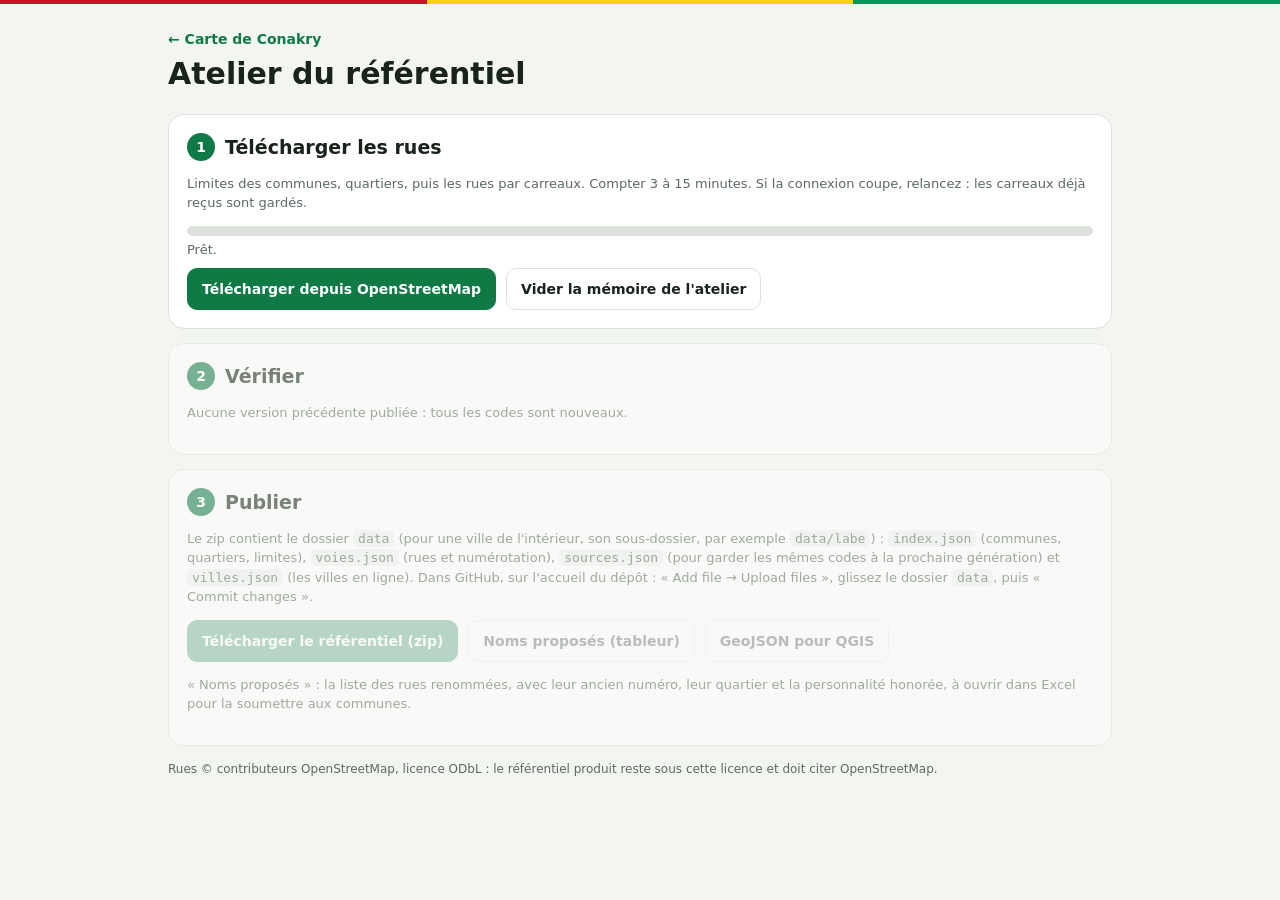
<file: atelier.html>
<!doctype html>
<html lang="fr">
<head>
<meta charset="utf-8">
<meta http-equiv="Content-Security-Policy" content="default-src 'self'; script-src 'self' 'sha256-NFKYXczPNvutUIV6wnnQyfD9SWZj7FU3vL9uxPOGpcQ=' 'sha256-Ad4afNV/cactCSnzrt+sfSqa1k7u52N7Vhtb7+YWq8s='; style-src 'self' 'unsafe-inline' https://fonts.googleapis.com; font-src 'self' https://fonts.gstatic.com; img-src 'self' data: blob: https://server.arcgisonline.com; connect-src 'self' https://server.arcgisonline.com https://overpass-api.de https://overpass.kumi.systems; worker-src 'self' blob:; child-src blob:; object-src 'none'; base-uri 'none'; form-action 'none'">
<meta name="referrer" content="strict-origin-when-cross-origin">
<meta name="viewport" content="width=device-width,initial-scale=1">
<meta name="robots" content="noindex">
<title>Atelier · Conakry Adresses</title>
<link rel="icon" href="icone.svg" type="image/svg+xml">
<link rel="preconnect" href="https://fonts.googleapis.com"><link rel="preconnect" href="https://fonts.gstatic.com" crossorigin>
<link rel="stylesheet" href="https://fonts.googleapis.com/css2?family=Bricolage+Grotesque:opsz,wght@12..96,800&family=Instrument+Sans:wght@400;500;600;700&display=swap">
<link rel="stylesheet" href="lib/maplibre-gl.css">
<link rel="stylesheet" href="style.css">
<script>if(window.top!==window.self){document.documentElement.style.display='none';try{window.top.location=window.self.location.href}catch(e){}}</script>
<style>
body{background:var(--bg)}
.wrap{max-width:980px;margin:0 auto;padding:24px 18px 60px}
h1{font:800 30px/1.1 var(--display);margin:6px 0 6px}
.lead{color:var(--muted);max-width:720px;margin:0 0 18px}
.step{background:var(--panel);border:1px solid var(--line);border-radius:16px;padding:18px;margin:14px 0}
.step h2{font:800 19px var(--display);margin:0 0 6px;display:flex;gap:10px;align-items:center}
.step h2 .n{display:grid;place-items:center;width:28px;height:28px;border-radius:50%;background:var(--green);color:var(--on-green);font:800 14px var(--body);flex:none}
.step.off{opacity:.55}
.bar{height:10px;border-radius:5px;background:var(--line);overflow:hidden;margin:10px 0 6px}
.bar i{display:block;height:100%;width:0;background:var(--green);transition:width .2s}
.log{font:500 13px var(--body);color:var(--muted);min-height:1.3em}
table{width:100%;border-collapse:collapse;font-size:14px;margin-top:8px}
th,td{text-align:left;padding:7px 8px;border-bottom:1px solid var(--line);vertical-align:top}
th{font-size:12px;letter-spacing:.06em;text-transform:uppercase;color:var(--muted)}
td.num{text-align:right;font-variant-numeric:tabular-nums}
.ok{color:var(--green);font-weight:700}.miss{color:var(--red);font-weight:700}.mid{color:var(--warn);font-weight:700}
.warns{margin:10px 0 0;padding-left:18px;color:var(--fg)}
.warns li{margin:3px 0}
#apercu{height:460px;border-radius:12px;overflow:hidden;border:1px solid var(--line);margin-top:10px}
.row{display:flex;gap:10px;flex-wrap:wrap;align-items:center;margin-top:10px}
details{margin-top:10px}summary{cursor:pointer;font-weight:600;color:var(--green)}
.btn.mini{min-height:32px;padding:4px 10px;font-size:13px}
.villes{display:flex;flex-wrap:wrap;gap:6px;margin:4px 0 2px}.villes button{font:600 14px var(--body);border:1px solid var(--line);background:var(--panel);color:var(--fg);border-radius:999px;padding:7px 14px;cursor:pointer;min-height:40px}
.villes button[aria-pressed="true"]{background:var(--green);border-color:var(--green);color:var(--on-green)}
.trbar{display:flex;flex-wrap:wrap;gap:8px 12px;align-items:center;justify-content:space-between;background:#fff2e3;color:#4a2c00;border:1px solid #f0c48a;border-radius:12px;padding:10px 12px;margin-top:12px;font-size:14px}
@media (prefers-color-scheme:dark){.trbar{background:#3a2a14;color:#f6dcb4;border-color:#6b4a1f}}
.leg{display:flex;flex-wrap:wrap;gap:6px 14px;font-size:12px;color:var(--muted);margin-top:8px}.leg span{display:inline-flex;gap:6px;align-items:center}.leg i{width:14px;height:4px;border-radius:2px;display:inline-block}
</style>
</head>
<body>
<div class="flag" aria-hidden="true"><i></i><i></i><i></i></div>
<div class="wrap">
  <a class="back" id="retour" href="./">← Carte de Conakry</a>
  <h1>Atelier du référentiel</h1>
  <div class="villes" id="villes" role="group" aria-label="Ville"></div>
  <p class="lead" id="lead"></p>

  <section class="step" id="s1">
    <h2><span class="n">1</span>Télécharger les rues</h2>
    <p class="hint">Limites des communes, quartiers, puis les rues par carreaux. Compter 3 à 15 minutes. Si la connexion coupe, relancez : les carreaux déjà reçus sont gardés.</p>
    <div class="bar"><i id="bar"></i></div>
    <div class="log" id="log" role="status">Prêt.</div>
    <div class="row"><button class="btn primary" type="button" id="go">Télécharger depuis OpenStreetMap</button><button class="btn" type="button" id="reset">Vider la mémoire de l'atelier</button></div>
  </section>

  <section class="step off" id="s2">
    <h2><span class="n">2</span>Vérifier</h2>
    <p class="hint" id="prevInfo">Aucune version précédente publiée : tous les codes sont nouveaux.</p>
    <div id="rapport"></div>
    <div class="trbar" id="trbar" hidden><span>Limite de <b id="trName"></b> : cliquez sur l'aperçu pour placer les coins, dans l'ordre (<span id="trCount">0 point</span>). Double-cliquez ou « Terminer » pour finir.</span><span class="row" style="margin:0"><button class="btn mini" type="button" id="trUndo">Annuler le dernier point</button><button class="btn mini" type="button" id="trCancel">Abandonner</button><button class="btn mini primary" type="button" id="trEnd" disabled>Terminer</button></span></div>
    <div id="apercu" hidden></div>
    <div class="leg" id="leg"></div>
  </section>

  <section class="step off" id="s3">
    <h2><span class="n">3</span>Publier</h2>
    <p class="hint">Le zip contient le dossier <code>data</code> (pour une ville de l'intérieur, son sous-dossier, par exemple <code>data/labe</code>) : <code>index.json</code> (communes, quartiers, limites), <code>voies.json</code> (rues et numérotation), <code>sources.json</code> (pour garder les mêmes codes à la prochaine génération) et <code>villes.json</code> (les villes en ligne). Dans GitHub, sur l'accueil du dépôt : « Add file → Upload files », glissez le dossier <code>data</code>, puis « Commit changes ».</p>
    <div class="row"><button class="btn primary" type="button" id="dl" disabled>Télécharger le référentiel (zip)</button><button class="btn" type="button" id="dlNoms" disabled>Noms proposés (tableur)</button><button class="btn" type="button" id="dlGeo" disabled>GeoJSON pour QGIS</button></div>
    <p class="hint" id="villesNote" hidden></p>
    <p class="hint">« Noms proposés » : la liste des rues renommées, avec leur ancien numéro, leur quartier et la personnalité honorée, à ouvrir dans Excel pour la soumettre aux communes.</p>
  </section>
  <p class="note">Rues © contributeurs OpenStreetMap, licence ODbL : le référentiel produit reste sous cette licence et doit citer OpenStreetMap.</p>
</div>
<script src="lib/maplibre-gl.js"></script>
<script src="sdk/conakry-adresses.js"></script>
<script src="lib/noms.js"></script>
<script src="lib/atelier-lib.js"></script>
<script>
(()=>{
const A=window.AtelierConakry,CA=window.ConakryAdresses,$=id=>document.getElementById(id);
/* ---------- ville : Conakry ou une ville de l'intérieur (?ville=labe) ---------- */
const ORDRE=['conakry','boke','faranah','kankan','kindia','labe','mamou','nzerekore','siguiri'];
const villeQ=new URLSearchParams(location.search).get('ville')||'';
let V=Object.prototype.hasOwnProperty.call(A.VILLES,villeQ)?A.VILLES[villeQ]:A.VILLES.conakry;
const sous=v=>v.code==='conakry'?'':v.code+'/';                 /* dossier du référentiel : data/ pour Conakry, data/labe/ … */
const K=k=>V.code==='conakry'?k:V.code+':'+k;                   /* mémoire de l'atelier, par ville */
function choisirVille(v){
  V=v;history.replaceState(null,'',v.code==='conakry'?location.pathname:'?ville='+v.code);
  $('villes').querySelectorAll('button').forEach(b=>b.setAttribute('aria-pressed',b.dataset.v===v.code?'true':'false'));
  $('retour').textContent='← Carte de '+v.nom;$('retour').href=v.code==='conakry'?'./':'./?ville='+v.code;
  $('lead').innerHTML=v.kaloum?'Cette page fabrique le plan d\'adressage provisoire de toute la zone spéciale de Conakry à partir d\'OpenStreetMap. Kaloum est repris tel quel du plan figé de Kaloum, lu sur le site de Kaloum sans rien y changer. Ailleurs, chaque rue sans nom, ou qui n\'a qu\'un numéro, reçoit un nom proposé, comme à Kaloum. À lancer depuis un ordinateur connecté, puis à publier dans le dossier <code>data</code> du site.'
    :'Cette page fabrique le plan d\'adressage provisoire de '+v.nom+' à partir d\'OpenStreetMap, comme pour Conakry : chaque rue sans nom, ou qui n\'a qu\'un numéro, reçoit un nom proposé ; chaque quartier reçoit un code postal à partir de '+v.communes[0].cp+'. À lancer depuis un ordinateur connecté, puis à publier dans le dossier <code>data</code> du site (sous-dossier <code>'+v.code+'</code>).';
  input=null;result=null;['s2','s3'].forEach(id=>$(id).classList.add('off'));['dl','dlGeo','dlNoms'].forEach(id=>$(id).disabled=true);
  $('rapport').innerHTML='';$('leg').innerHTML='';$('apercu').hidden=true;bar(0);log('Prêt pour '+v.nom+'.');
  if(map)map.jumpTo({center:[v.centre[1],v.centre[0]],zoom:v.kaloum?10:12});
}
setTimeout(()=>{$('villes').innerHTML=ORDRE.map(k=>A.VILLES[k]).map(v=>`<button type="button" data-v="${v.code}">${esc(v.nom)}</button>`).join('');
  $('villes').querySelectorAll('button').forEach(b=>b.onclick=()=>{if(!$('go').disabled)choisirVille(A.VILLES[b.dataset.v])});choisirVille(V)},0);
const ENDPOINTS=['https://overpass-api.de/api/interpreter','https://overpass.kumi.systems/api/interpreter'];
const esc=s=>String(s??'').replace(/[&<>"']/g,c=>({'&':'&amp;','<':'&lt;','>':'&gt;','"':'&quot;',"'":'&#39;'}[c]));
const log=t=>{$('log').textContent=t};const bar=f=>{$('bar').style.width=Math.round(f*100)+'%'};
/* ---------- mémoire de l'atelier (IndexedDB) : réponses d'OpenStreetMap et limites tracées ---------- */
const DB=new Promise((res,rej)=>{const r=indexedDB.open('conakry-atelier',1);r.onupgradeneeded=()=>r.result.createObjectStore('osm');r.onsuccess=()=>res(r.result);r.onerror=()=>rej(r.error)});
const idb=(mode,f)=>DB.then(db=>new Promise((res,rej)=>{const t=db.transaction('osm',mode),s=t.objectStore('osm'),q=f(s);t.oncomplete=()=>res(q&&q.result);t.onerror=()=>rej(t.error)}));
const cget=k=>idb('readonly',s=>s.get(k)),cput=(k,v)=>idb('readwrite',s=>s.put(v,k)),cdel=k=>idb('readwrite',s=>s.delete(k)),ckeys=()=>idb('readonly',s=>s.getAllKeys());
async function overpass(q,label){
  let last;
  for(let attempt=0;attempt<4;attempt++){
    for(const u of ENDPOINTS){
      const ctl=new AbortController(),tm=setTimeout(()=>ctl.abort(),200000);
      try{const r=await fetch(u,{method:'POST',headers:{'Content-Type':'application/x-www-form-urlencoded'},body:'data='+encodeURIComponent(q),signal:ctl.signal});
        if(r.status===429||r.status===504){last=new Error('serveur occupé ('+r.status+')');continue}
        if(!r.ok)throw new Error('HTTP '+r.status);
        const j=await r.json();if(j.remark&&/runtime error|timed out|out of memory/i.test(j.remark))throw new Error(j.remark);return j}
      catch(e){last=e.name==='AbortError'?new Error('trop long'):e}finally{clearTimeout(tm)}
    }
    log(label+' : '+last.message+', nouvel essai dans '+(10*(attempt+1))+' s…');await new Promise(r=>setTimeout(r,10000*(attempt+1)));
  }
  throw last;
}
async function cached(key,q,label){const c=await cget(key);if(c)return c;const j=await overpass(q,label);await cput(key,j);return j}
/* ---------- plan de Kaloum : lu sur le site de Kaloum (même adresse liousax.github.io), sinon la copie du dépôt ---------- */
async function planKaloum(){
  try{const h=await fetch('../kaloum-carte/agent/index.html',{cache:'no-cache'}).then(r=>r.ok?r.text():'');
    const m=h.match(/<script type="application\/json" id="plan">([\s\S]*?)<\/script>/);
    if(m){const p=JSON.parse(m[1].replace(/<\\\//g,'</'));if(p&&Array.isArray(p.rues)&&p.rues.length)return{plan:p,source:'site de Kaloum'}}}catch(e){}
  const r=await fetch('sources/kaloum-plan.json',{cache:'no-cache'});if(!r.ok)throw new Error('plan de Kaloum introuvable');
  return{plan:await r.json(),source:'copie du dépôt'};
}
/* ---------- version publiée (pour garder les codes) ---------- */
async function precedent(){
  try{const g=u=>fetch(u,{cache:'no-cache'}).then(r=>r.ok?r.json():null),d='data/'+sous(V);
    const index=await g(d+'index.json');if(!index||index.format!=='conakry-adresses')return null;
    if(index.ville&&index.ville.code&&index.ville.code!==V.code)return null;
    const [voies,sources]=await Promise.all([g(d+index.fichiers.voies),g(d+(index.fichiers.sources||'sources.json'))]);
    return voies?{index,voies,sources:sources||{voies:{}}}:null}catch(e){return null}
}
let input=null,result=null,map=null;
async function manuelles(){const out={};for(const k of await ckeys())if(String(k).startsWith('manuel:')){out[k.slice(7)]=await cget(k)}return out}
async function build(){
  const t0=performance.now();
  result=A.construire(Object.assign({},input,{manuelles:await manuelles()}));
  log(V.nom+' : référentiel construit en '+((performance.now()-t0)/1000).toFixed(1)+' s : '+result.index.stats.voies.toLocaleString('fr-FR')+' voies, '+result.index.stats.quartiers+' quartiers, '+result.index.stats.km.toLocaleString('fr-FR')+' km.'+(V.kaloum?' Plan de Kaloum : '+input.planSource+'.':''));
  showReport(result);
  $('s2').classList.remove('off');$('s3').classList.remove('off');$('dl').disabled=false;$('dlGeo').disabled=false;$('dlNoms').disabled=false;
}
$('go').onclick=async()=>{
  $('go').disabled=true;
  try{
    const Q=A.requetes(V.bbox),n=Q.tuiles.length+2;let done=0;
    let pk={plan:null,source:''};if(V.kaloum){log('Plan de Kaloum (lecture seule)…');pk=await planKaloum()}
    log(V.nom+' : limites des communes…');const lim=await cached(K('limites'),Q.limites,'Limites');bar(++done/n);
    log(V.nom+' : quartiers…');const lieux=await cached(K('lieux'),Q.lieux,'Quartiers');bar(++done/n);
    const ways=[];
    for(const t of Q.tuiles){log('Rues : carreau '+(done-1)+' sur '+Q.tuiles.length+'…');const j=await cached('t:'+t.id,t.q,'Carreau '+(done-1));for(const e of j.elements)if(e.type==='way')ways.push(e);bar(++done/n)}
    log('Construction du référentiel ('+ways.length.toLocaleString('fr-FR')+' tronçons)…');await new Promise(r=>setTimeout(r,30));
    const prev=await precedent();
    $('prevInfo').textContent=prev?'Version publiée trouvée ('+prev.index.version+', '+prev.index.stats.voies.toLocaleString('fr-FR')+' voies) : ses noms, codes de voie, codes postaux, points de départ et limites tracées sont conservés.':'Aucune version précédente publiée : tous les codes sont nouveaux.';
    input={ville:V.code,ways,relations:lim.elements.filter(e=>e.type==='relation'),places:lieux.elements.filter(e=>e.type==='node'),plan:pk.plan,planSource:pk.plan?pk.source+', figé le '+(pk.plan.fige_le||'?'):'',precedent:prev};
    await build();
  }catch(e){log('Arrêt : '+(e.message||e)+'. Relancez « Télécharger » : ce qui est déjà reçu est gardé.');console.error(e)}
  $('go').disabled=false;
};
$('reset').onclick=async()=>{for(const k of await ckeys())if(!String(k).startsWith('manuel:'))await cdel(k);log('Mémoire vidée (les limites tracées sont gardées) : le prochain téléchargement repartira de zéro.');bar(0)};
const COL={KAL:'#c8312a',KAS:'#7b2d8e',DIX:'#0f7a46',MTM:'#d9650b',RAT:'#3e5a8a',LAM:'#1b8fb5',SON:'#5a7d1a',MTT:'#a3245b',GBE:'#8a6d00',TOM:'#2f6f62',KAG:'#6b4a2b',MAN:'#5d3fa6',SAN:'#b3541e',KIN:'#0f7a46',LAB:'#3e5a8a',MAM:'#a3245b',SIG:'#8a6d00',NZE:'#c8312a',BOK:'#2f6f62',FAR:'#b3541e',KAN:'#5d3fa6'};
function showReport(r){
  const rows=V.communes.map(c=>{const x=r.rapport.communes[c.code];
    const lim=!x.limite?'<span class="miss">absente</span>':x.limite==='OpenStreetMap'?'<span class="ok">OpenStreetMap</span>':'<span class="mid">'+esc(x.limite)+'</span>';
    const act=x.limite==='OpenStreetMap'||x.limite==='contour du plan de Kaloum'?'':x.manuel?`<button class="btn mini" type="button" data-trace="${c.code}">Retracer</button> <button class="btn mini" type="button" data-untrace="${c.code}">Effacer</button>`:`<button class="btn mini" type="button" data-trace="${c.code}">Tracer la limite</button>`;
    return`<tr><td><b>${esc(c.nom)}</b></td><td>${c.cp}</td><td>${lim}</td><td class="num">${x.quartiers}</td><td class="num">${x.voies.toLocaleString('fr-FR')}</td><td class="num">${x.km.toLocaleString('fr-FR')}</td><td>${act}</td></tr>`}).join('');
  const w=r.rapport.avertissements,N=r.rapport.noms||{},f=n=>(n||0).toLocaleString('fr-FR');
  const ex=r.voies.voies.filter(v=>v.st==='propose'&&v.k!=='KAL'&&!v.x);
  const pick=l=>l.slice(0,4).map(v=>esc(v.n)+' <span class="hint">('+esc((V.communes.find(c=>c.code===v.k)||{}).nom)+(v.a?', ex-'+esc(v.a):'')+')</span>').join(' · ');
  $('rapport').innerHTML=`<table><thead><tr><th>Commune</th><th>Code</th><th>Limite</th><th>Quartiers</th><th>Voies</th><th>km</th><th></th></tr></thead><tbody>${rows}</tbody></table>
    ${w.length?'<ul class="warns">'+w.map(x=>'<li>'+esc(x)+'</li>').join('')+'</ul>':''}
    <h3 style="margin:16px 0 4px">Noms des rues</h3>
    <table><tbody>
      <tr><td>Noms d'usage gardés (OpenStreetMap)</td><td class="num">${f(N.gardes)}</td></tr>
      <tr><td>Noms proposés : personnalités (une seule fois dans la ville)</td><td class="num">${f(N.personnalites)}</td></tr>
      <tr><td>Noms proposés : séries (villes de Guinée, arbres, métiers…)</td><td class="num">${f(N.series)}</td></tr>
      <tr><td>dont rues qui n'avaient qu'un numéro (« Rue DI 501 »), numéro gardé comme ancien nom</td><td class="num">${f(N.numerotes)}</td></tr>
      <tr><td>Noms repris de la version publiée</td><td class="num">${f(N.herites)}</td></tr>
      <tr><td>Bretelles (nom de la route desservie)</td><td class="num">${f(N.bretelles)}</td></tr>
    </tbody></table>
    ${ex.length?`<p class="hint">Exemples : ${pick(ex.filter(v=>v.p))}${ex.some(v=>!v.p)?' · '+pick(ex.filter(v=>!v.p)):''}</p>`:''}
    <details><summary>Quartiers et codes postaux (${r.index.quartiers.length})</summary><table><tbody>${r.index.quartiers.slice().sort((a,b)=>a[1].localeCompare(b[1])).map(q=>`<tr><td>${q[1]}</td><td>${esc(q[0])}</td><td>${esc((V.communes.find(c=>c.code===q[4])||{}).nom)}</td></tr>`).join('')}</tbody></table></details>
    ${r.rapport.quartiersOfficielsSansPosition.length?`<details><summary>Quartiers officiels absents d'OpenStreetMap (${r.rapport.quartiersOfficielsSansPosition.length})</summary><p class="hint">Ils seront ajoutés quand ils seront placés sur OpenStreetMap. En attendant, leurs adresses prennent le quartier voisin.</p><p>${r.rapport.quartiersOfficielsSansPosition.map(esc).join(', ')}</p></details>`:''}`;
  $('rapport').querySelectorAll('[data-trace]').forEach(b=>b.onclick=()=>startTrace(b.dataset.trace));
  $('rapport').querySelectorAll('[data-untrace]').forEach(b=>b.onclick=async()=>{await cput('manuel:'+b.dataset.untrace,null);await build()});
  $('leg').innerHTML=V.communes.map(c=>`<span><i style="background:${COL[c.code]||'#888'}"></i>${esc(c.nom)}</span>`).join('');
  $('apercu').hidden=false;
  const D=CA._interne.decodeLine;
  const feats=r.voies.voies.map(v=>({type:'Feature',properties:{c:v.k,n:v.n},geometry:{type:'MultiLineString',coordinates:v.g.map(a=>D(a).map(p=>[p.lon,p.lat]))}}));
  const qs=r.index.quartiers.map(q=>({type:'Feature',properties:{n:q[0]+' '+q[1]},geometry:{type:'Point',coordinates:[q[3],q[2]]}}));
  const zs=r.index.zones.flatMap(z=>z.rings.map(a=>({type:'Feature',properties:{n:z.nom,m:z.source==='manuel'?1:0},geometry:{type:'LineString',coordinates:D(a).map(p=>[p.lon,p.lat]).concat([D(a).slice(0,1).map(p=>[p.lon,p.lat])[0]])}})));
  const data={type:'FeatureCollection',features:feats},qd={type:'FeatureCollection',features:qs},zd={type:'FeatureCollection',features:zs};
  let bb=[Infinity,Infinity,-Infinity,-Infinity];for(const f of feats)for(const l of f.geometry.coordinates)for(const p of l){bb[0]=Math.min(bb[0],p[0]);bb[1]=Math.min(bb[1],p[1]);bb[2]=Math.max(bb[2],p[0]);bb[3]=Math.max(bb[3],p[1])}
  const fit=()=>{if(isFinite(bb[0]))map.fitBounds([[bb[0],bb[1]],[bb[2],bb[3]]],{padding:30,duration:0})};
  if(map){map.getSource('v').setData(data);map.getSource('q').setData(qd);map.getSource('z').setData(zd);map.resize();return}
  const ESRI='https://server.arcgisonline.com/ArcGIS/rest/services/';
  map=new maplibregl.Map({container:'apercu',style:{version:8,glyphs:new URL('glyphs/{fontstack}/{range}.pbf',location.href).href.replace('%7Bfontstack%7D','{fontstack}').replace('%7Brange%7D','{range}'),
    sources:{fond:{type:'raster',tiles:[ESRI+'Canvas/World_Light_Gray_Base/MapServer/tile/{z}/{y}/{x}'],tileSize:256,maxzoom:16,attribution:'Fond © Esri'},v:{type:'geojson',data},q:{type:'geojson',data:qd},z:{type:'geojson',data:zd},tr:{type:'geojson',data:{type:'FeatureCollection',features:[]}}},
    layers:[{id:'bg',type:'background',paint:{'background-color':'#f4eedf'}},{id:'fond',type:'raster',source:'fond',paint:{'raster-opacity':.7}},
      {id:'z',type:'line',source:'z',paint:{'line-color':['case',['==',['get','m'],1],'#d9650b','#a34a3a'],'line-width':2,'line-dasharray':[3,2]}},
      {id:'v',type:'line',source:'v',paint:{'line-color':['match',['get','c'],...Object.entries(COL).flat(),'#888'],'line-width':['interpolate',['linear'],['zoom'],10,.6,15,2.5]}},
      {id:'q',type:'circle',source:'q',paint:{'circle-radius':4,'circle-color':'#fff','circle-stroke-color':'#17231b','circle-stroke-width':1.5}},
      {id:'ql',type:'symbol',source:'q',minzoom:12,layout:{'text-field':['get','n'],'text-font':['NotoSansMedium'],'text-size':11,'text-offset':[0,1.1]},paint:{'text-halo-color':'#fff','text-halo-width':1.4}},
      {id:'trf',type:'fill',source:'tr',filter:['==',['geometry-type'],'Polygon'],paint:{'fill-color':'#d9650b','fill-opacity':.15}},
      {id:'trl',type:'line',source:'tr',paint:{'line-color':'#d9650b','line-width':2.5}},
      {id:'trp',type:'circle',source:'tr',filter:['==',['geometry-type'],'Point'],paint:{'circle-radius':5,'circle-color':'#fff','circle-stroke-color':'#d9650b','circle-stroke-width':2}}]},
    center:[V.centre[1],V.centre[0]],zoom:V.kaloum?10:12,attributionControl:false,doubleClickZoom:false});
  map.addControl(new maplibregl.NavigationControl({showCompass:false}));
  window.atelierCarte=map;   /* accès pour le débogage */
  map.once('load',()=>{map.resize();fit()});requestAnimationFrame(()=>{map.resize();fit()});
  map.on('click',e=>{if(!trace)return;trace.pts.push([+e.lngLat.lng.toFixed(6),+e.lngLat.lat.toFixed(6)]);drawTrace()});
  map.on('dblclick',e=>{if(trace){e.preventDefault();endTrace()}});
}
/* ---------- tracer la limite d'une commune absente d'OpenStreetMap ---------- */
let trace=null;
function startTrace(code){
  const c=V.communes.find(x=>x.code===code);trace={code,pts:[]};
  $('trName').textContent=c.nom;$('trbar').hidden=false;drawTrace();
  $('apercu').scrollIntoView({behavior:'smooth',block:'center'});map.getCanvas().style.cursor='crosshair';
}
function drawTrace(){
  const p=trace?trace.pts:[],f=p.map(x=>({type:'Feature',properties:{},geometry:{type:'Point',coordinates:x}}));
  if(p.length>=2)f.push({type:'Feature',properties:{},geometry:p.length>=3?{type:'Polygon',coordinates:[p.concat([p[0]])]}:{type:'LineString',coordinates:p}});
  map.getSource('tr').setData({type:'FeatureCollection',features:f});
  $('trCount').textContent=p.length+' point'+(p.length>1?'s':'');$('trEnd').disabled=p.length<3;
}
async function endTrace(){
  if(!trace||trace.pts.length<3)return;
  const code=trace.code,ring=trace.pts.slice();trace=null;$('trbar').hidden=true;map.getCanvas().style.cursor='';
  await cput('manuel:'+code,[ring]);drawTrace();log('Limite enregistrée, nouvelle construction…');await build();
}
$('trEnd').onclick=endTrace;
$('trUndo').onclick=()=>{if(trace){trace.pts.pop();drawTrace()}};
$('trCancel').onclick=()=>{trace=null;$('trbar').hidden=true;map.getCanvas().style.cursor='';drawTrace()};
/* liste des villes publiées (data/villes.json) : celles déjà en ligne, plus celle-ci */
async function villesPubliees(){
  const out=[];
  for(const k of ORDRE){const v=A.VILLES[k];let ok=v.code===V.code;
    if(!ok)try{const r=await fetch('data/'+sous(v)+'index.json',{method:'HEAD',cache:'no-cache'});ok=r.ok}catch(e){}
    if(ok)out.push({code:v.code,nom:v.nom,dossier:'data/'+sous(v),cp:v.communes[0].cp.slice(0,2),centre:v.centre})}
  return out;
}
$('dl').onclick=async()=>{if(!result)return;$('dl').disabled=true;
  try{const d='data/'+sous(V),villes=await villesPubliees();
    const b=A.zip([{name:d+'index.json',data:JSON.stringify(result.index)},{name:d+'voies.json',data:JSON.stringify(result.voies)},{name:d+'sources.json',data:JSON.stringify(result.sources)},{name:'data/villes.json',data:JSON.stringify({v:1,villes})}]);
    const a=document.createElement('a');a.href=URL.createObjectURL(b);a.download='referentiel-'+V.code+'-'+result.index.version.replace(/\./g,'')+'.zip';document.body.appendChild(a);a.click();a.remove();setTimeout(()=>URL.revokeObjectURL(a.href),2000);
    /* villes proposées sur la carte après cet envoi : une ville envoyée juste avant n'y est qu'une fois en ligne */
    $('villesNote').textContent='Après cet envoi, la carte proposera : '+villes.map(v=>v.nom).join(', ')+'. Une ville envoyée il y a moins de 10 minutes peut manquer : attendez la coche verte de GitHub avant de passer à la ville suivante.';$('villesNote').hidden=false}
  finally{$('dl').disabled=false}};
$('dlNoms').onclick=()=>{if(!result)return;
  const C=Object.fromEntries(V.communes.map(c=>[c.code,c.nom])),Qn=Object.fromEntries(result.index.quartiers.map(q=>[q[1],q[0]]));
  const P=Object.fromEntries(NomsConakry.personnalites().map(p=>[p.id,p]));
  /* une cellule qui commence par = + - @ serait lue comme une formule par Excel : on la neutralise (noms venus d'OpenStreetMap) */
  const cell=x=>{x=String(x??'').replace(/\r/g,' ');if(/^[=+\-@\t]/.test(x))x="'"+x;return /[";\n]/.test(x)?'"'+x.replace(/"/g,'""')+'"':x};
  const L=V.communes.map(c=>c.code);
  const rows=result.voies.voies.filter(v=>v.st==='propose'&&v.k!=='KAL'&&!v.x).sort((a,b)=>L.indexOf(a.k)-L.indexOf(b.k)||String(a.q[0]).localeCompare(String(b.q[0]))||a.n.localeCompare(b.n,'fr'))
    .map(v=>{const D=CA._interne.decodeLine;const len=v.g.reduce((s,a)=>{const g=D(a);let l=0;for(let i=1;i<g.length;i++)l+=CA._interne.dist(g[i-1],g[i]);return s+l},0);
      return [C[v.k],(v.q||[]).map(cp=>cp+' '+(Qn[cp]||'')).join(', '),v.n,v.a||'',v.p?'personnalité':'série',v.p&&P[v.p]?P[v.p].nom:'',v.b||'',Math.round(len),v.c].map(cell).join(';')});
  const csv='\ufeffCommune;Quartiers;Nom proposé;Ancien nom ou numéro;Type de nom;Personnalité;Dédicace;Longueur (m);Code de la voie\n'+rows.join('\n');
  const b=new Blob([csv],{type:'text/csv;charset=utf-8'}),a=document.createElement('a');a.href=URL.createObjectURL(b);a.download='noms-proposes-'+V.code+'-'+result.index.version.replace(/\./g,'')+'.csv';document.body.appendChild(a);a.click();a.remove();setTimeout(()=>URL.revokeObjectURL(a.href),2000)};
$('dlGeo').onclick=()=>{if(!result)return;
  const D=CA._interne.decodeLine;
  const fc={type:'FeatureCollection',features:result.voies.voies.map(v=>({type:'Feature',properties:{code:v.c,nom:v.n,ancien_nom:v.a||null,statut:v.st,personnalite:v.p||null,dedicace:v.b||null,commune:v.k,codes_postaux:v.q,depart_numerotation:v.d?[v.d[1],v.d[0]]:null,numero_max:v.m},geometry:{type:'MultiLineString',coordinates:v.g.map(a=>D(a).map(p=>[p.lon,p.lat]))}}))};
  const b=new Blob([JSON.stringify(fc)],{type:'application/geo+json'}),a=document.createElement('a');a.href=URL.createObjectURL(b);a.download='voies-'+V.code+'.geojson';document.body.appendChild(a);a.click();a.remove();setTimeout(()=>URL.revokeObjectURL(a.href),2000)};
})();
</script>
</body>
</html>
</file>
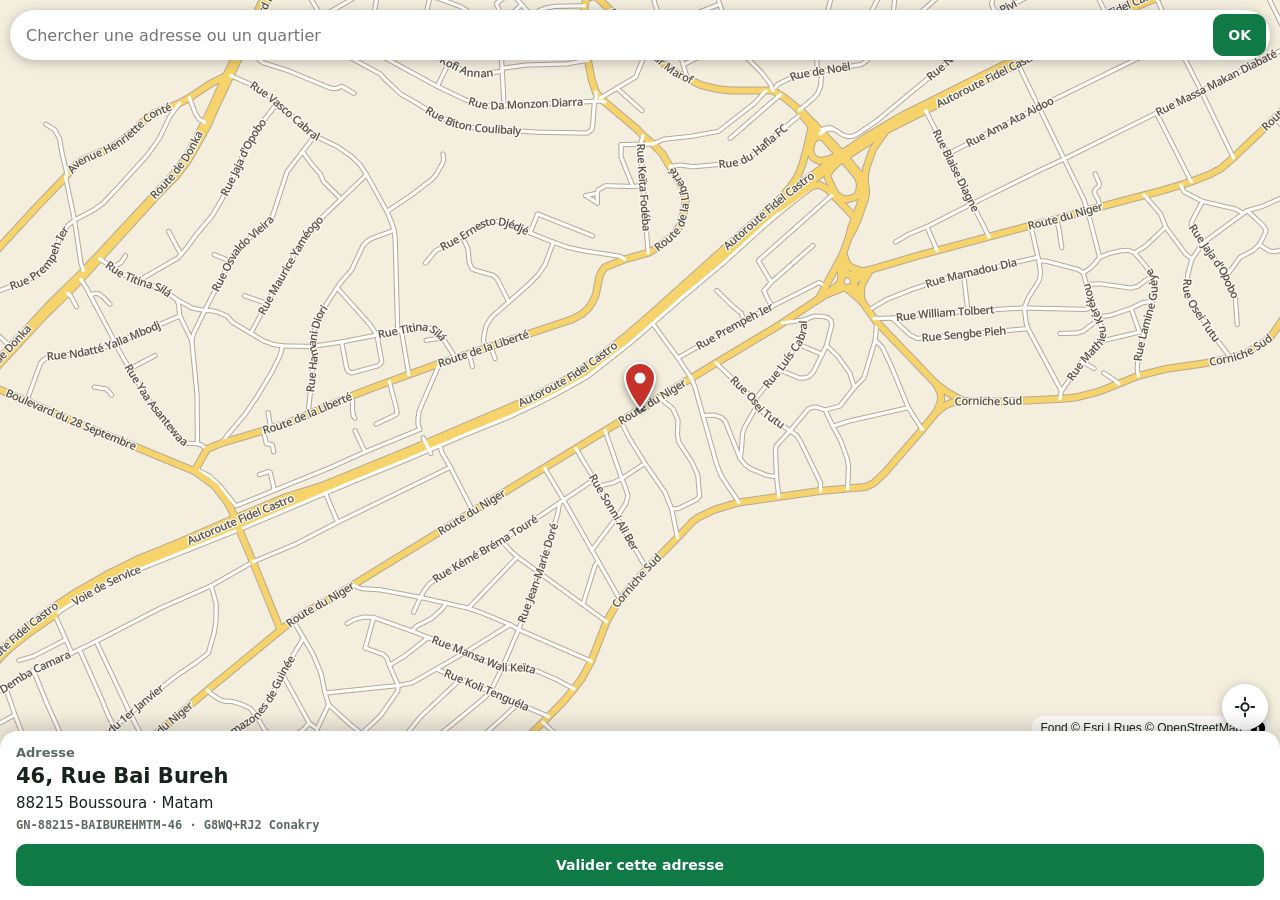
<file: choisir.html>
<!doctype html>
<html lang="fr">
<head>
<meta charset="utf-8">
<meta http-equiv="Content-Security-Policy" content="default-src 'self'; script-src 'self' 'sha256-ge5+lcA82onvhLFZX3fJLP1EPZQ0W9f9zwhlrQVvNMU='; style-src 'self' 'unsafe-inline' https://fonts.googleapis.com; font-src 'self' https://fonts.gstatic.com; img-src 'self' data: blob: https://server.arcgisonline.com; connect-src 'self' https://server.arcgisonline.com; worker-src 'self' blob:; child-src blob:; object-src 'none'; base-uri 'none'; form-action 'none'">
<meta name="referrer" content="strict-origin-when-cross-origin">
<meta name="viewport" content="width=device-width,initial-scale=1,viewport-fit=cover">
<title>Choisir une adresse · Conakry Adresses</title>
<link rel="icon" href="icone.svg" type="image/svg+xml">
<link rel="preconnect" href="https://fonts.googleapis.com"><link rel="preconnect" href="https://fonts.gstatic.com" crossorigin>
<link rel="stylesheet" href="https://fonts.googleapis.com/css2?family=Bricolage+Grotesque:opsz,wght@12..96,800&family=Instrument+Sans:wght@400;500;600;700&display=swap">
<link rel="stylesheet" href="lib/maplibre-gl.css">
<link rel="stylesheet" href="style.css">
<style>
html,body{height:100%;overflow:hidden}
#map{position:fixed;inset:0;background:var(--paper)}
.top{position:fixed;z-index:20;top:calc(env(safe-area-inset-top,0px) + 10px);left:10px;right:10px}
.find{display:flex;align-items:center;gap:4px;background:var(--panel);border-radius:999px;box-shadow:0 2px 12px rgba(0,0,0,.25);padding:4px 4px 4px 16px;height:50px}
.find input{border:0;background:transparent;min-height:42px;padding:0;font-size:16px;flex:1;min-width:0}
.sugg{list-style:none;margin:8px 0 0;padding:6px;background:var(--panel);border-radius:16px;box-shadow:0 8px 24px rgba(0,0,0,.22);max-height:50vh;overflow:auto}
.sugg button{all:unset;box-sizing:border-box;display:flex;flex-direction:column;width:100%;padding:9px 10px;border-radius:10px;cursor:pointer}
.sugg button:hover{background:var(--green-soft)}.sugg small{color:var(--muted);font-size:12px}
.cross{position:fixed;z-index:10;left:50%;top:calc(50% - 40px);width:34px;height:48px;margin:-48px 0 0 -17px;pointer-events:none;filter:drop-shadow(0 3px 3px rgba(0,0,0,.4));transition:transform .15s}
.moving .cross{transform:translateY(-8px)}
.shadow{position:fixed;z-index:9;left:50%;top:calc(50% - 40px);width:10px;height:4px;margin:-2px 0 0 -5px;border-radius:50%;background:rgba(0,0,0,.35);pointer-events:none}
.card{position:fixed;z-index:20;left:0;right:0;bottom:0;background:var(--panel);border-radius:18px 18px 0 0;box-shadow:0 -4px 20px rgba(0,0,0,.2);padding:14px 16px calc(14px + env(safe-area-inset-bottom,0px))}
.eyebrow{font:600 13px/1.3 var(--body);color:var(--muted)}
.card b.l1{display:block;font:800 21px/1.2 var(--display);margin:2px 0}
.l2{color:var(--fg)}.pc{font:600 12px ui-monospace,monospace;color:var(--muted);margin-top:4px}
.actions{display:flex;gap:8px;margin-top:12px}.actions .btn{flex:1}
.dest{margin:10px 0 0;font-size:13px;color:var(--muted)}.dest b{color:var(--fg);font-weight:700;overflow-wrap:anywhere}
.loc{position:fixed;z-index:15;right:12px;bottom:calc(env(safe-area-inset-bottom,0px) + 170px);width:46px;height:46px;border-radius:50%;border:0;background:var(--panel);box-shadow:0 2px 10px rgba(0,0,0,.28);display:grid;place-items:center;cursor:pointer;color:var(--fg)}
.maplibregl-ctrl-bottom-right{bottom:calc(env(safe-area-inset-bottom,0px) + 150px)}
.maplibregl-ctrl-attrib,.maplibregl-ctrl-attrib.maplibregl-compact{background:color-mix(in srgb,var(--panel) 88%,transparent);color:var(--fg)}.maplibregl-ctrl-attrib a{color:var(--fg)}
</style>
</head>
<body>
<div id="map" aria-label="Déplacez la carte pour placer le repère sur la porte"></div>
<div class="shadow" aria-hidden="true"></div>
<svg class="cross" viewBox="0 0 34 48" aria-hidden="true"><path d="M17 47C17 47 32 28 32 16A15 15 0 0 0 2 16C2 28 17 47 17 47z" fill="#c8312a" stroke="#fff" stroke-width="2"/><circle cx="17" cy="16" r="5.5" fill="#fff"/></svg>
<header class="top">
  <form class="find" id="find" role="search" autocomplete="off"><input type="search" id="q" placeholder="Chercher une adresse ou un quartier" aria-label="Chercher une adresse" maxlength="120" enterkeyhint="search"><button class="btn primary" type="submit">OK</button></form>
  <ul class="sugg" id="sugg" hidden></ul>
</header>
<button class="loc" type="button" id="loc" aria-label="Ma position"><svg width="22" height="22" viewBox="0 0 24 24" fill="none" stroke="currentColor" stroke-width="2.2" stroke-linecap="round" aria-hidden="true"><circle cx="12" cy="12" r="4"/><path d="M12 2v3M12 19v3M2 12h3M19 12h3"/></svg></button>
<section class="card" aria-live="polite">
  <div class="eyebrow" id="titre">Adresse</div>
  <b class="l1" id="l1">Chargement…</b>
  <div class="l2" id="l2"></div>
  <div class="pc" id="pc"></div>
  <p class="dest" id="dest" hidden></p>
  <div class="actions"><button class="btn" type="button" id="annuler" hidden>Annuler</button><button class="btn primary" type="button" id="ok" disabled>Valider cette adresse</button></div>
</section>
<script src="lib/maplibre-gl.js"></script>
<script src="sdk/conakry-adresses.js"></script>
<script>
(()=>{
/* Page à intégrer dans les applis (iframe, WebView) : l'utilisateur place le repère, l'appli reçoit l'adresse.
   Paramètres : ?titre=Prise en charge &origine=https://mon-appli.example (iframe ou fenêtre)
                &retour=monappli://adresse (WebView : schéma propre à l'appli) &lat=&lng= ou &adresse=GN-… */
const $=id=>document.getElementById(id),CA=window.ConakryAdresses,P=new URLSearchParams(location.search);
const esc=s=>String(s??'').replace(/[&<>"']/g,c=>({'&':'&amp;','<':'&lt;','>':'&gt;','"':'&quot;',"'":'&#39;'}[c]));
const css=v=>getComputedStyle(document.documentElement).getPropertyValue(v).trim();
const titre=(P.get('titre')||'').slice(0,60);if(titre)$('titre').textContent=titre;
/* ville du plan : ?ville=labe (Conakry par défaut) */
const VILLES={conakry:{nom:'Conakry',dossier:'data/',c:[9.547,-13.661]},beyla:{nom:'Beyla',dossier:'data/beyla/',c:[8.69084,-8.66322]},boffa:{nom:'Boffa',dossier:'data/boffa/',c:[10.17929,-14.10494]},boke:{nom:'Boké',dossier:'data/boke/',c:[10.93217,-14.29055]},coyah:{nom:'Coyah',dossier:'data/coyah/',c:[9.70022,-13.38807]},dabola:{nom:'Dabola',dossier:'data/dabola/',c:[10.78807,-11.07651]},dalaba:{nom:'Dalaba',dossier:'data/dalaba/',c:[10.72284,-12.27422]},dinguiraye:{nom:'Dinguiraye',dossier:'data/dinguiraye/',c:[11.31604,-10.62049]},dubreka:{nom:'Dubréka',dossier:'data/dubreka/',c:[9.80409,-13.47471]},faranah:{nom:'Faranah',dossier:'data/faranah/',c:[10.04036,-10.74343]},forecariah:{nom:'Forécariah',dossier:'data/forecariah/',c:[9.42617,-13.09022]},fria:{nom:'Fria',dossier:'data/fria/',c:[10.42138,-13.63949]},gaoual:{nom:'Gaoual',dossier:'data/gaoual/',c:[11.75314,-13.19697]},gueckedou:{nom:'Guéckédou',dossier:'data/gueckedou/',c:[8.55271,-10.12304]},kankan:{nom:'Kankan',dossier:'data/kankan/',c:[10.38542,-9.30568]},kerouane:{nom:'Kérouané',dossier:'data/kerouane/',c:[9.3971,-9.0307]},kindia:{nom:'Kindia',dossier:'data/kindia/',c:[10.05692,-12.86576]},kissidougou:{nom:'Kissidougou',dossier:'data/kissidougou/',c:[9.23123,-10.09379]},koubia:{nom:'Koubia',dossier:'data/koubia/',c:[11.65112,-11.86911]},koundara:{nom:'Koundara',dossier:'data/koundara/',c:[12.49214,-13.273]},kouroussa:{nom:'Kouroussa',dossier:'data/kouroussa/',c:[10.60762,-9.93919]},labe:{nom:'Labé',dossier:'data/labe/',c:[11.31823,-12.28332]},lelouma:{nom:'Lélouma',dossier:'data/lelouma/',c:[11.44325,-12.67793]},lola:{nom:'Lola',dossier:'data/lola/',c:[7.78168,-8.48343]},macenta:{nom:'Macenta',dossier:'data/macenta/',c:[8.54081,-9.47559]},mali:{nom:'Mali',dossier:'data/mali/',c:[12.07485,-12.19931]},mamou:{nom:'Mamou',dossier:'data/mamou/',c:[10.37546,-12.09148]},mandiana:{nom:'Mandiana',dossier:'data/mandiana/',c:[10.59821,-8.83173]},nzerekore:{nom:'N\'Zérékoré',dossier:'data/nzerekore/',c:[7.75624,-8.8179]},pita:{nom:'Pita',dossier:'data/pita/',c:[11.06082,-12.42366]},siguiri:{nom:'Siguiri',dossier:'data/siguiri/',c:[11.42282,-9.16852]},telimele:{nom:'Télimélé',dossier:'data/telimele/',c:[10.87297,-13.07914]},tougue:{nom:'Tougué',dossier:'data/tougue/',c:[11.48949,-11.66487]},yomou:{nom:'Yomou',dossier:'data/yomou/',c:[7.59725,-9.30238]}};
const VI=Object.prototype.hasOwnProperty.call(VILLES,P.get('ville')||'')?VILLES[P.get('ville')]:VILLES.conakry;
/* destinataire de l'adresse : jamais n'importe quel site */
let cible=null;try{const o=P.get('origine');if(o){const u=new URL(o);if(u.protocol==='https:'||u.hostname==='localhost'||u.hostname==='127.0.0.1')cible=u.origin}}catch(e){}
if(!cible&&document.referrer&&window.parent!==window){try{cible=new URL(document.referrer).origin}catch(e){}}
/* retour vers une appli (WebView) : son propre schéma (itina://…), jamais un schéma du système ou du web */
const INTERDITS=['http:','https:','javascript:','data:','file:','blob:','vbscript:','about:','intent:','android-app:','content:','chrome:','chrome-extension:','filesystem:','view-source:','jar:','ftp:','ws:','wss:','mailto:','tel:','sms:','search-ms:'];
let retour=null;try{const r=P.get('retour');if(r){const u=new URL(r);if(/^[a-z][a-z0-9+.-]{1,30}:$/.test(u.protocol)&&!INTERDITS.includes(u.protocol)&&!u.protocol.startsWith('ms-'))retour=u.href}}catch(e){}
const parentWin=window.parent!==window?window.parent:window.opener;
if(parentWin||retour)$('annuler').hidden=false;
/* le client voit toujours à qui part son adresse */
if(cible||retour){const d=$('dest');d.textContent='L\'adresse sera envoyée à ';const b=document.createElement('b');b.textContent=cible?new URL(cible).host:'l\'appli « '+new URL(retour).protocol.slice(0,-1)+' »';d.append(b,'.');d.hidden=false}
const ESRI='https://server.arcgisonline.com/ArcGIS/rest/services/';
const map=new maplibregl.Map({container:'map',attributionControl:false,
  style:{version:8,glyphs:new URL('glyphs/{fontstack}/{range}.pbf',location.href).href.replace('%7Bfontstack%7D','{fontstack}').replace('%7Brange%7D','{range}'),
    sources:{plan:{type:'raster',tiles:[ESRI+'Canvas/World_Light_Gray_Base/MapServer/tile/{z}/{y}/{x}'],tileSize:256,maxzoom:16,attribution:'Fond © Esri'}},
    layers:[{id:'bg',type:'background',paint:{'background-color':css('--paper')}},{id:'plan',type:'raster',source:'plan',paint:{'raster-opacity':.55}}]},
  center:[VI.c[1],VI.c[0]],zoom:15,dragRotate:false,pitchWithRotate:false});
map.touchZoomRotate.disableRotation();
map.addControl(new maplibregl.AttributionControl({compact:true,customAttribution:'Rues © OpenStreetMap'}),'bottom-right');
let ref=null,cur=null;
const FC=f=>({type:'FeatureCollection',features:f||[]});
function layers(){
  map.addSource('voies',{type:'geojson',data:FC(ref.voies.map(v=>({type:'Feature',properties:{m:CA._interne.MAJEUR[v.highway]?1:0,n:v.nom,p:v.statut==='a_nommer'||v.statut==='provisoire'||v.lien?1:0},geometry:{type:'MultiLineString',coordinates:v.segs.map(g=>g.map(p=>[p.lon,p.lat]))}})))});
  const w=add=>['interpolate',['exponential',1.6],['zoom'],12,['case',['==',['get','m'],1],2+add,.7+add],15,['case',['==',['get','m'],1],6+add,3.2+add],17,['case',['==',['get','m'],1],14+add,10+add],19,['case',['==',['get','m'],1],30+add,24+add]];
  map.addLayer({id:'c',type:'line',source:'voies',layout:{'line-cap':'round','line-join':'round'},paint:{'line-color':css('--casing'),'line-width':w(2)}});
  map.addLayer({id:'v',type:'line',source:'voies',layout:{'line-cap':'round','line-join':'round'},paint:{'line-color':['case',['==',['get','m'],1],css('--major'),css('--street')],'line-width':w(0)}});
  map.addLayer({id:'n',type:'symbol',source:'voies',minzoom:15,layout:{'text-field':['get','n'],'text-font':['NotoSansMedium'],'text-size':11,'symbol-placement':'line','text-max-angle':38,'symbol-spacing':260},paint:{'text-color':['case',['==',['get','p'],1],css('--provisoire'),css('--text')],'text-halo-color':css('--halo'),'text-halo-width':1.5}});
}
function update(){
  if(!ref)return;const c=map.getCenter();cur=ref.adresse(c.lat,c.lng);
  if(!cur){$('l1').textContent='Hors de '+VI.nom;$('l2').textContent='Déplacez la carte vers '+VI.nom+'.';$('pc').textContent='';$('ok').disabled=true;return}
  $('l1').textContent=cur.ligne1;$('l2').textContent=cur.ligne2;$('pc').textContent=(cur.id?cur.id+' · ':'')+cur.plusCodeCourt;$('ok').disabled=false;
}
map.on('movestart',()=>document.body.classList.add('moving'));
map.on('moveend',()=>{document.body.classList.remove('moving');update()});
function envoyer(type,adresse){
  const msg={type,adresse:adresse||null,source:'conakry-adresses',version:CA.version};
  if(parentWin&&cible)parentWin.postMessage(msg,cible);
  /* WebView Android/iOS (.NET MAUI, Flutter…) : l'appli intercepte la navigation vers son schéma */
  if(retour){const u=new URL(retour);u.searchParams.set('statut',type==='conakry-adresse'?'ok':'annule');if(adresse){u.searchParams.set('adresse',JSON.stringify(adresse))}location.href=u.href}
  if(!parentWin&&!retour)navigator.clipboard&&adresse&&navigator.clipboard.writeText(adresse.texte).catch(()=>{});
}
$('ok').onclick=()=>{if(cur){const a=Object.assign({},cur);delete a.pointRue;envoyer('conakry-adresse',a);if(!parentWin&&!retour){$('titre').textContent='Adresse copiée'}}};
$('annuler').onclick=()=>envoyer('conakry-adresse-annulee',null);
/* recherche */
let last=[];
const show=l=>{last=l;const s=$('sugg');if(!$('q').value.trim()){s.hidden=true;return}s.hidden=false;s.innerHTML=l.length?l.map((r,i)=>`<li><button type="button" data-i="${i}"><b>${esc(r.adresse?r.adresse.ligne1:r.libelle)}</b><small>${esc(r.adresse?r.adresse.ligne2:r.type)}</small></button></li>`).join(''):'<li class="hint" style="padding:10px">Aucun résultat.</li>';s.querySelectorAll('[data-i]').forEach(b=>b.onclick=()=>{const r=last[+b.dataset.i];s.hidden=true;$('q').blur();map.jumpTo({center:[r.lng,r.lat],zoom:r.type==='commune'?14:r.type==='quartier'?16:18});update()})};
let t;$('q').addEventListener('input',()=>{clearTimeout(t);t=setTimeout(()=>ref&&show(ref.chercher($('q').value,{max:6})),160)});
$('find').addEventListener('submit',e=>{e.preventDefault();if(!ref)return;const l=ref.chercher($('q').value,{max:6});if(l[0]&&(l.length===1||l[0].score>=1)){map.jumpTo({center:[l[0].lng,l[0].lat],zoom:18});$('sugg').hidden=true;update()}else show(l)});
/* « Ma position » ; à l'ouverture aussi, si le téléphone l'autorise déjà et qu'aucune adresse n'est donnée */
const localiser=silence=>navigator.geolocation&&navigator.geolocation.getCurrentPosition(p=>{if(silence&&ref&&!ref.adresse(p.coords.latitude,p.coords.longitude))return;map.jumpTo({center:[p.coords.longitude,p.coords.latitude],zoom:18});update()},e=>{if(!silence)$('l2').textContent=e.code===1?'Localisation refusée : autorisez-la dans les réglages, ou déplacez la carte.':'Position introuvable : déplacez la carte jusqu\'à la porte.'},{enableHighAccuracy:true,timeout:15000,maximumAge:30000});
$('loc').onclick=()=>localiser(false);
CA.charger({base:VI.dossier}).then(r=>{
  ref=r;window.__ref=r;
  const go=()=>{layers();
    const id=P.get('adresse'),la=parseFloat(P.get('lat')),ln=parseFloat(P.get('lng'));
    let a=id?ref.position(id):null;
    if(a)map.jumpTo({center:[a.position.lng,a.position.lat],zoom:18});
    else if(isFinite(la)&&isFinite(ln))map.jumpTo({center:[ln,la],zoom:18});
    /* position automatique seulement quand la page est ouverte seule : jamais pour une appli ou un site qui la demande */
    else if(!cible&&!retour&&!parentWin)try{navigator.permissions&&navigator.permissions.query({name:'geolocation'}).then(s=>{if(s.state==='granted')localiser(true)}).catch(()=>{})}catch(e){}
    update();
    if(parentWin&&cible)parentWin.postMessage({type:'conakry-pret',source:'conakry-adresses',version:CA.version},cible)};
  /* le plan s'affiche dès que le style est prêt, même si le fond de carte (Esri) ne répond pas */
  const essai=()=>{if(map.isStyleLoaded())go();else setTimeout(essai,80)};essai();
}).catch(e=>{$('l1').textContent='Plan indisponible';$('l2').textContent=e.message});
})();
</script>
</body>
</html>
</file>
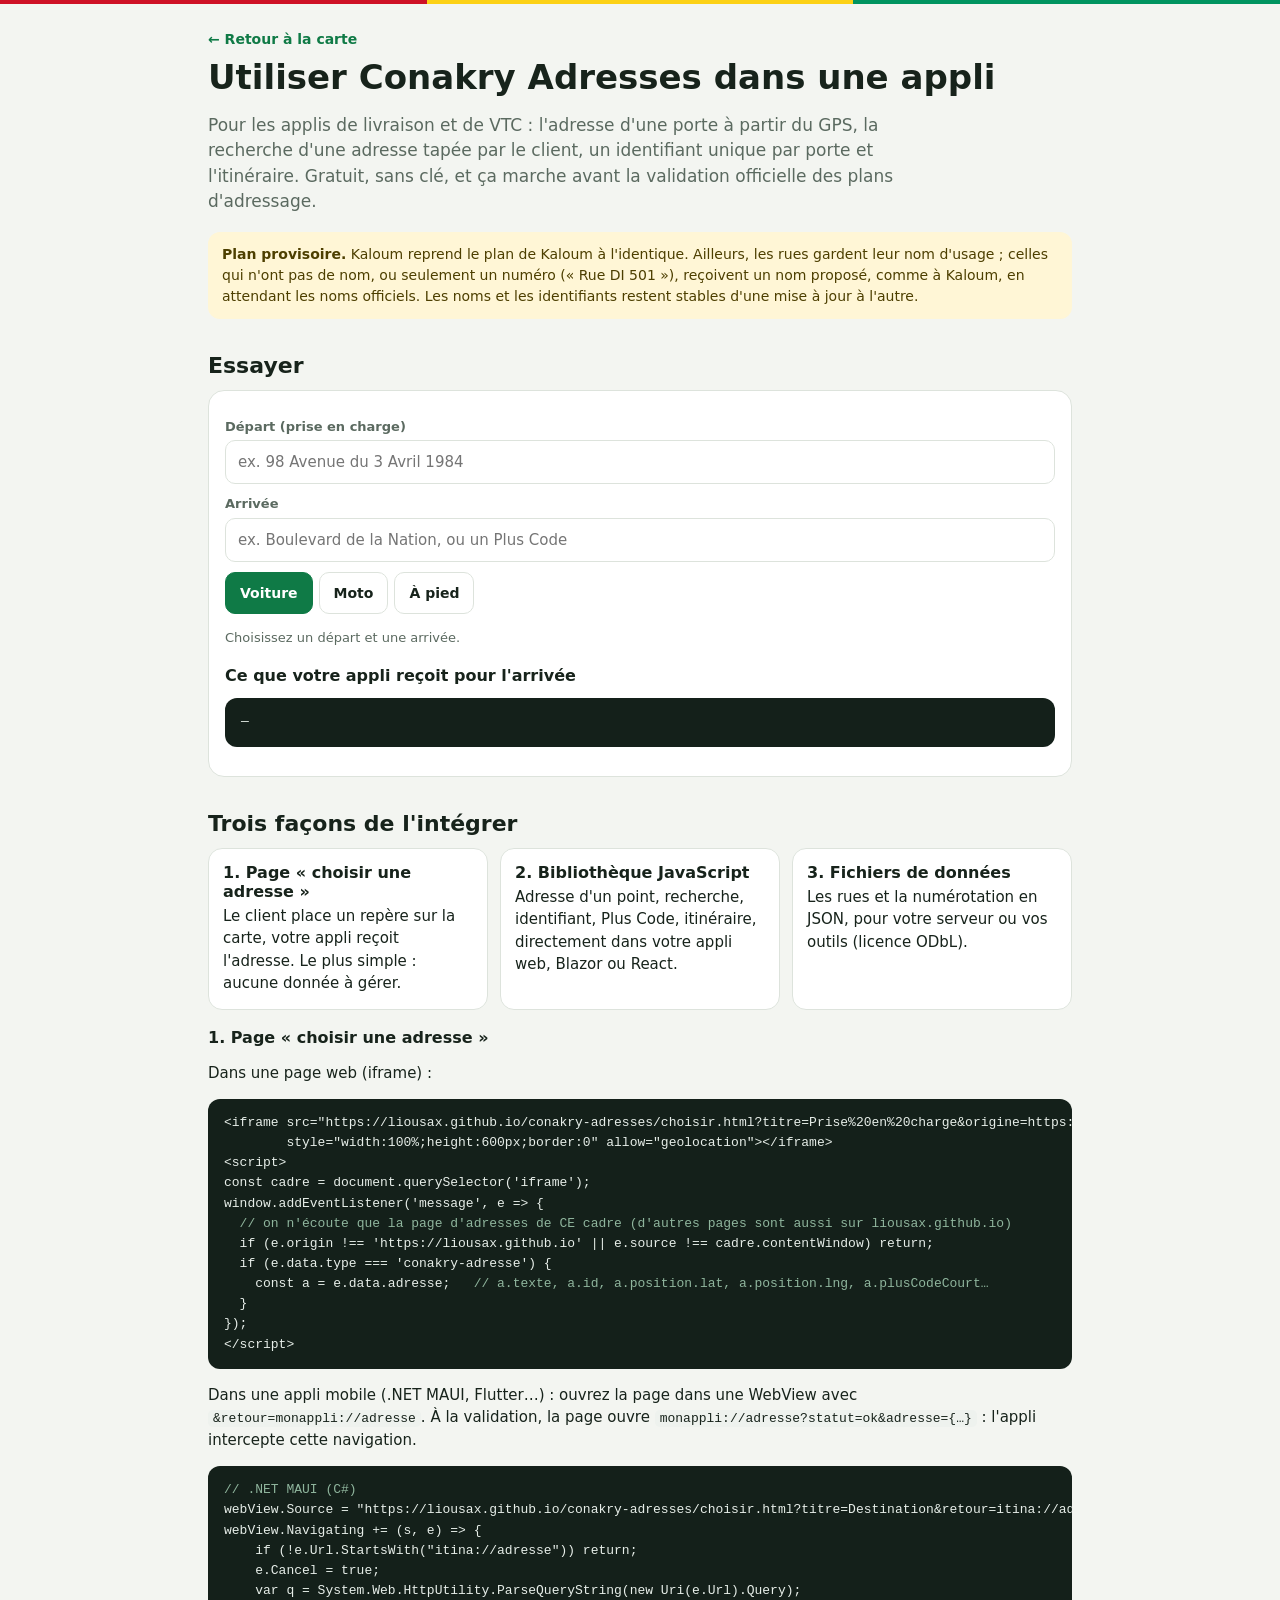
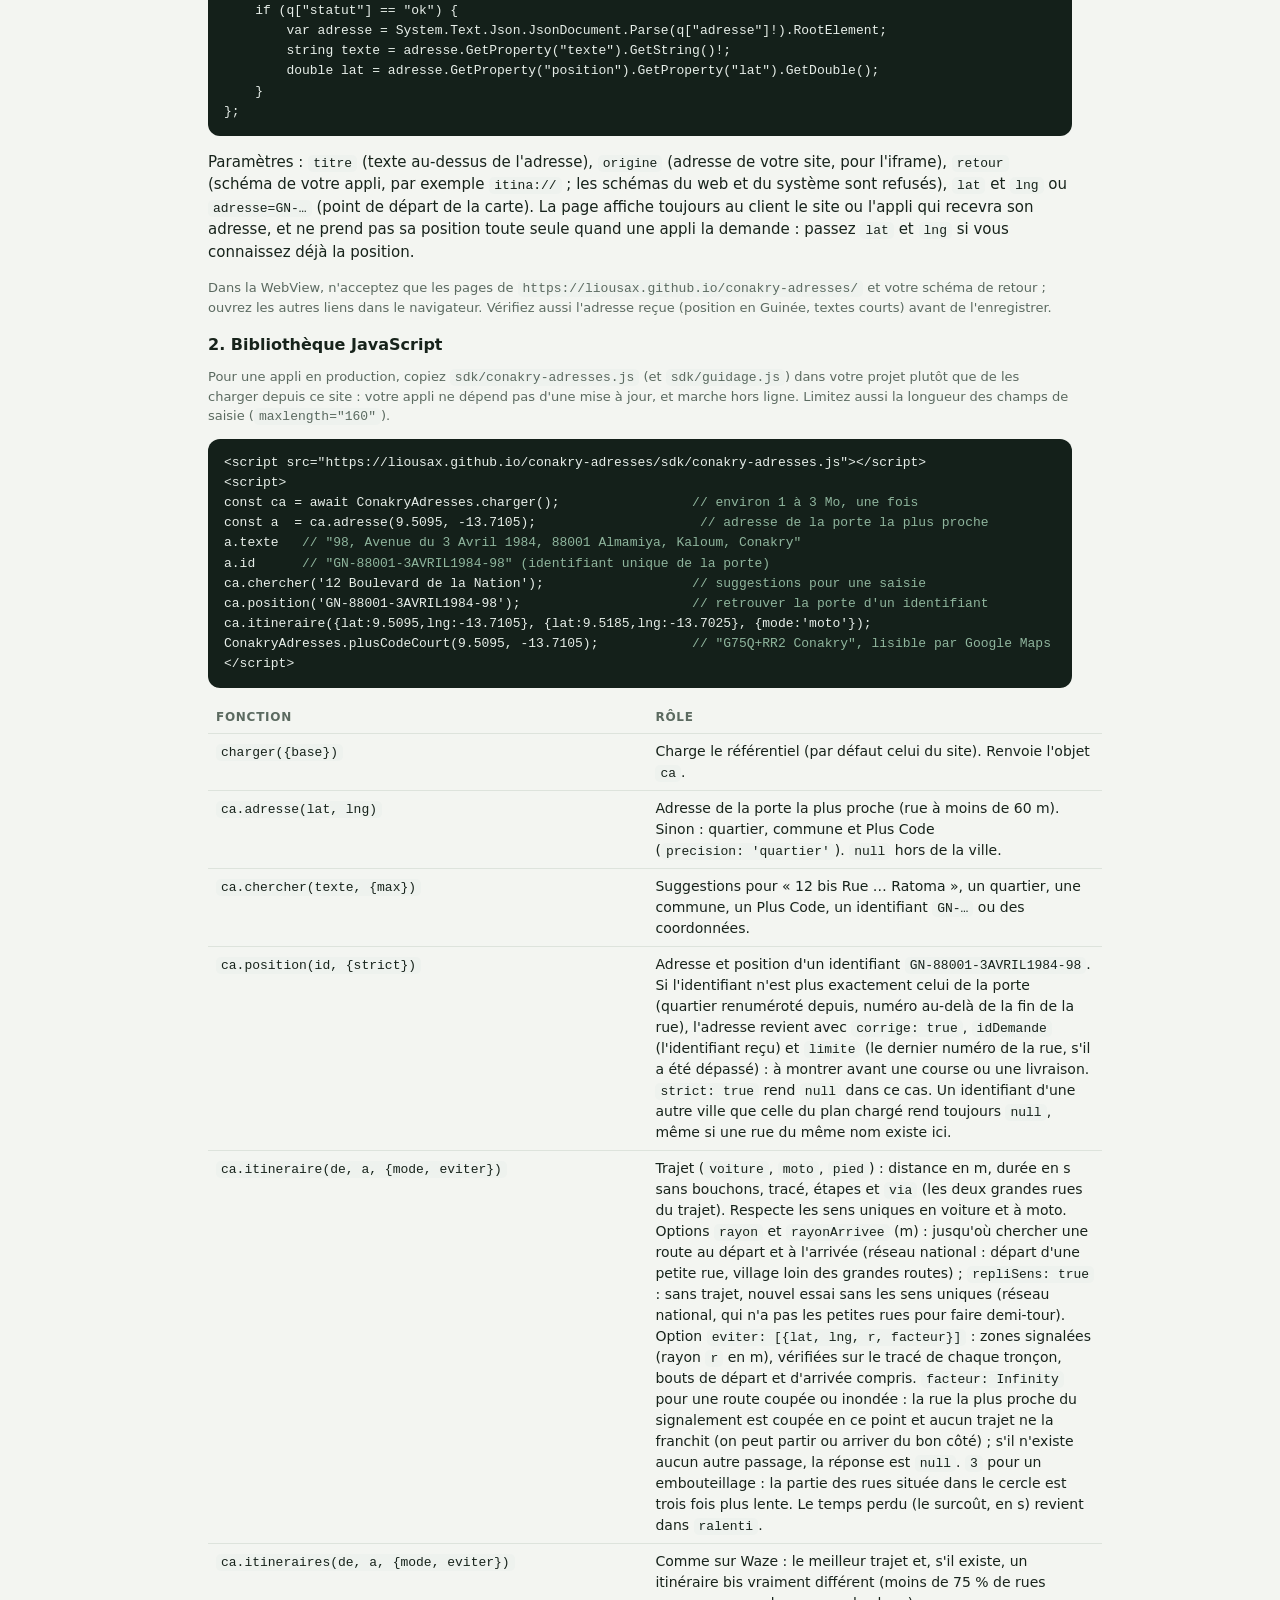
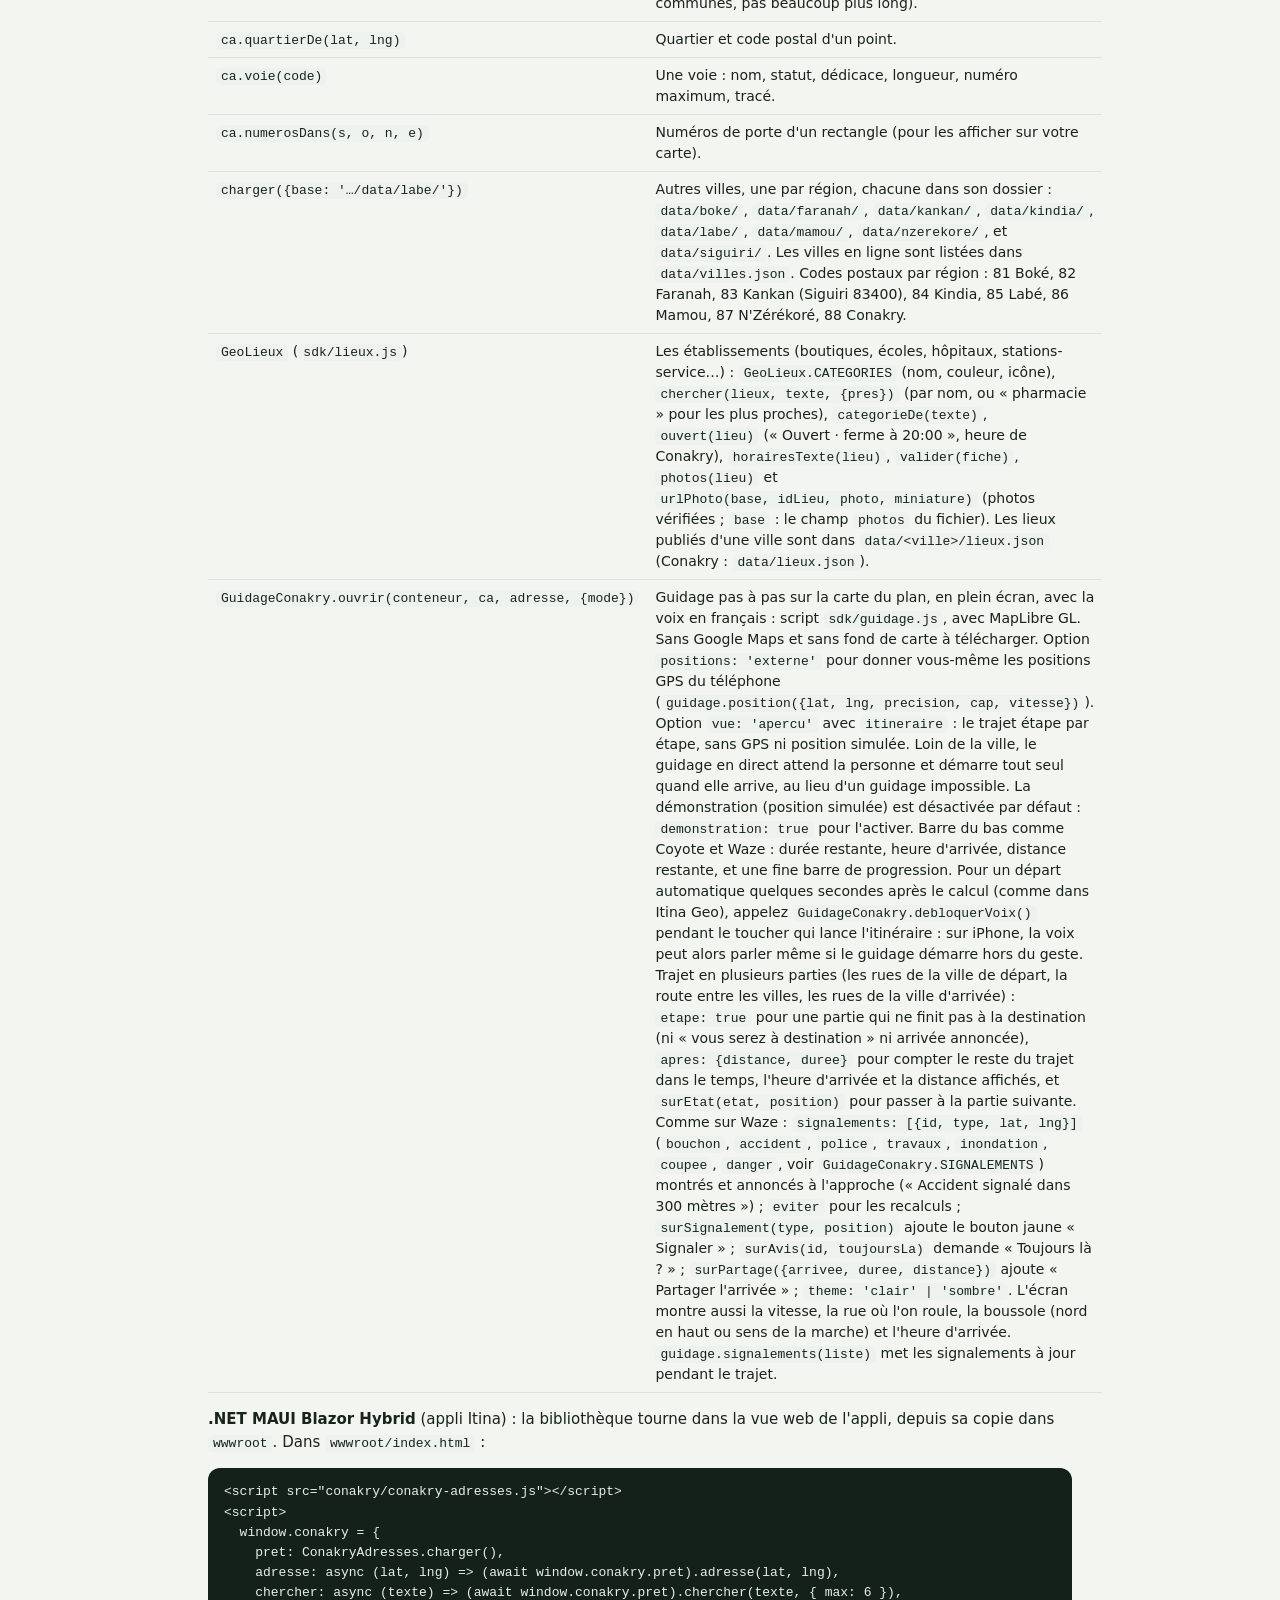
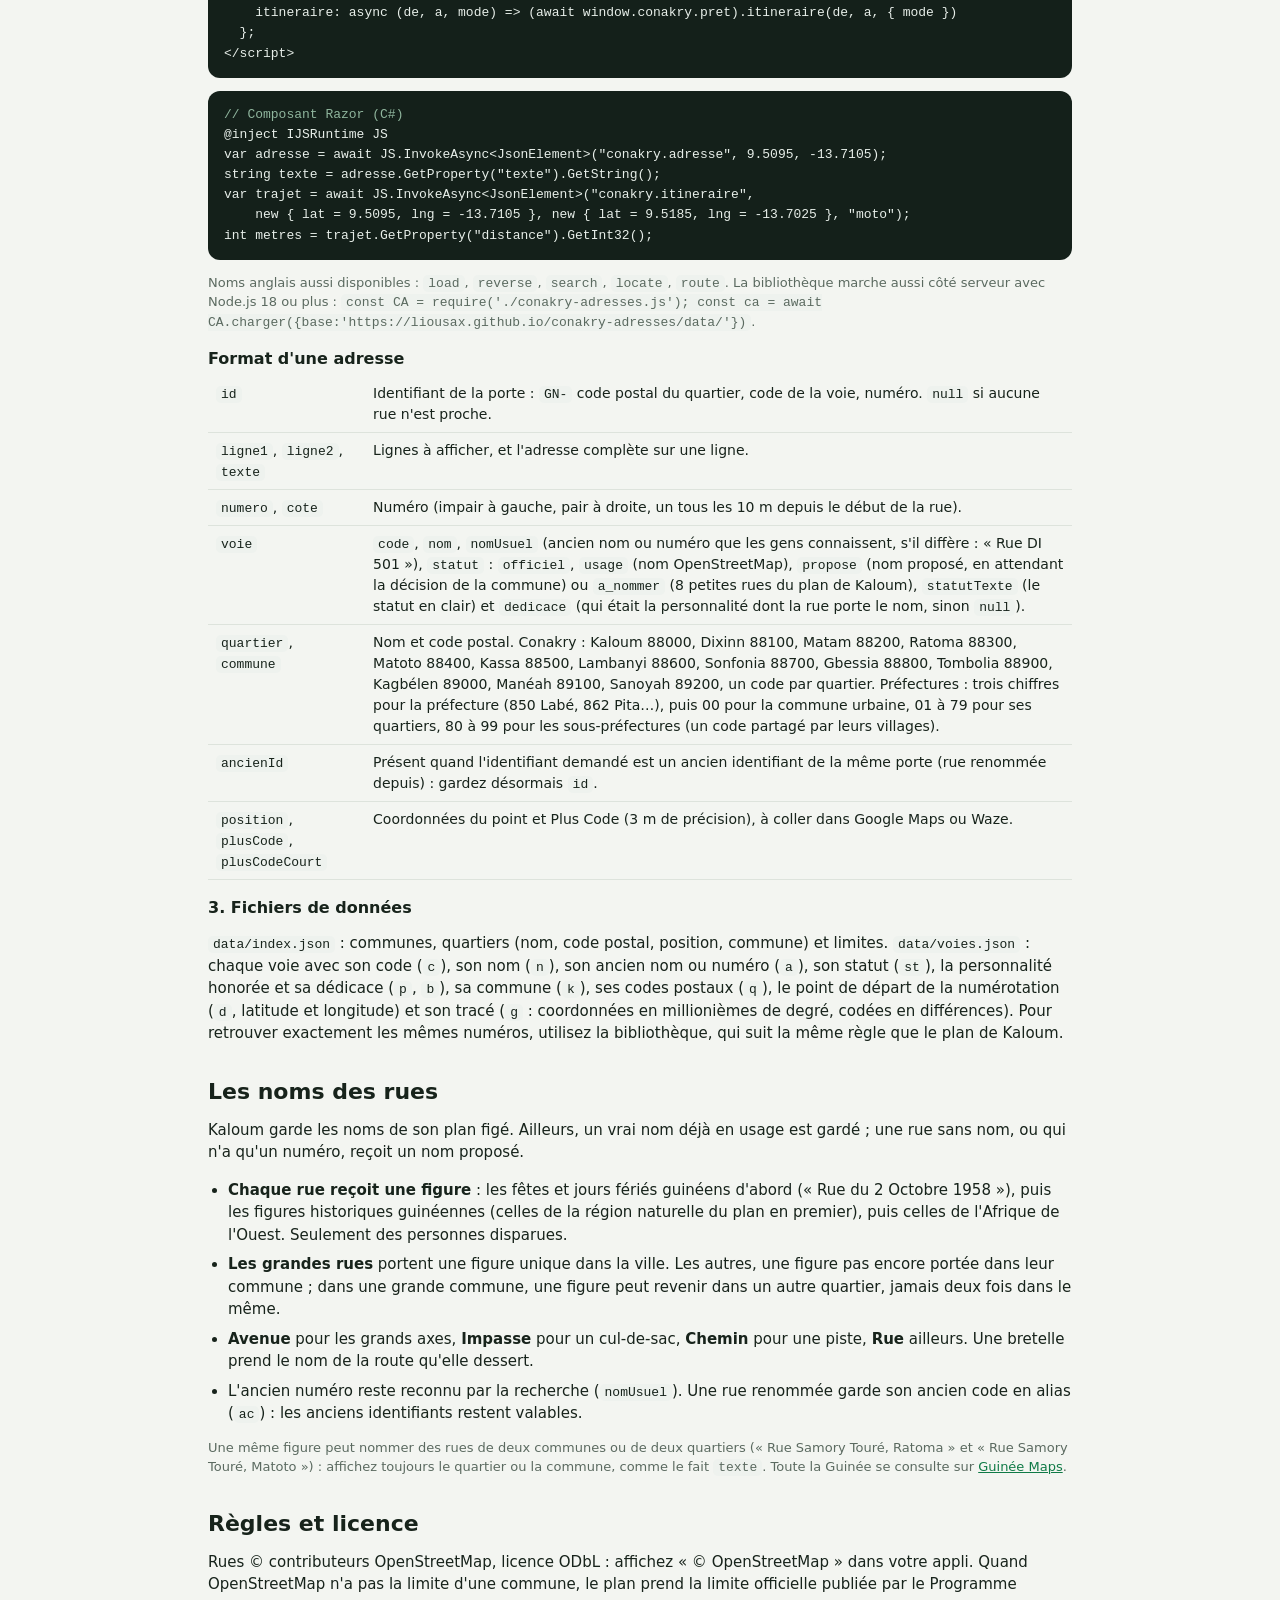
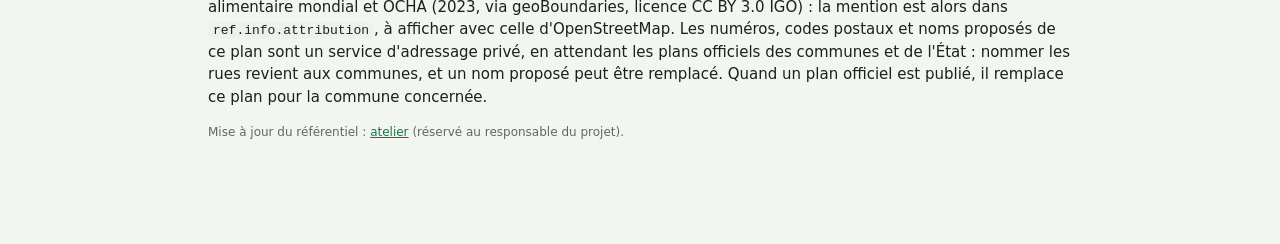
<file: developpeurs.html>
<!doctype html>
<html lang="fr">
<head>
<meta charset="utf-8">
<meta http-equiv="Content-Security-Policy" content="default-src 'self'; script-src 'self' 'sha256-NFKYXczPNvutUIV6wnnQyfD9SWZj7FU3vL9uxPOGpcQ=' 'sha256-z4+cJ2VeMaAAX7JDkdNSr8ZLWEkkb85ANed6r/gJovw='; style-src 'self' 'unsafe-inline' https://fonts.googleapis.com; font-src 'self' https://fonts.gstatic.com; img-src 'self' data: blob: https://server.arcgisonline.com; connect-src 'self' https://server.arcgisonline.com; worker-src 'self' blob:; child-src blob:; object-src 'none'; base-uri 'none'; form-action 'none'">
<meta name="referrer" content="strict-origin-when-cross-origin">
<meta name="viewport" content="width=device-width,initial-scale=1">
<title>Pour les applis · Conakry Adresses</title>
<link rel="icon" href="icone.svg" type="image/svg+xml">
<link rel="preconnect" href="https://fonts.googleapis.com"><link rel="preconnect" href="https://fonts.gstatic.com" crossorigin>
<link rel="stylesheet" href="https://fonts.googleapis.com/css2?family=Bricolage+Grotesque:opsz,wght@12..96,700;12..96,800&family=Instrument+Sans:wght@400;500;600;700&display=swap">
<link rel="stylesheet" href="style.css">
<script>if(window.top!==window.self){document.documentElement.style.display='none';try{window.top.location=window.self.location.href}catch(e){}}</script>
<style>
.wrap{max-width:900px;margin:0 auto;padding:24px 18px 70px}
h1{font:800 34px/1.1 var(--display);margin:8px 0 8px}
h2{font:800 22px var(--display);margin:34px 0 8px}
h3{font:700 16px var(--body);margin:18px 0 6px}
.lead{font-size:17px;color:var(--muted);max-width:720px}
pre{background:#14201a;color:#e7eee9;border-radius:12px;padding:14px 16px;overflow:auto;font:500 13px/1.55 ui-monospace,SFMono-Regular,Menlo,monospace}
pre .c{color:#8fb59d}
.grid{display:grid;grid-template-columns:repeat(auto-fit,minmax(240px,1fr));gap:12px;margin-top:12px}
.box{background:var(--panel);border:1px solid var(--line);border-radius:14px;padding:14px}
.box b{display:block;font:800 16px var(--display);margin-bottom:4px}
table{width:100%;border-collapse:collapse;font-size:14px;margin:8px 0}
th,td{text-align:left;padding:7px 8px;border-bottom:1px solid var(--line);vertical-align:top}
th{font-size:12px;letter-spacing:.06em;text-transform:uppercase;color:var(--muted)}
td code{white-space:nowrap}
.demo{background:var(--panel);border:1px solid var(--line);border-radius:16px;padding:16px;margin-top:12px}
.demo label{display:block;font-size:13px;font-weight:600;color:var(--muted);margin:10px 0 4px}
.wrap>ul{padding-left:20px;margin:8px 0}.wrap>ul li{margin:7px 0}
.ac{position:relative}.ac ul{position:absolute;z-index:5;left:0;right:0;top:100%;list-style:none;margin:4px 0 0;padding:4px;background:var(--panel);border:1px solid var(--line);border-radius:12px;box-shadow:0 8px 20px rgba(0,0,0,.15);max-height:260px;overflow:auto}
.ac button{all:unset;box-sizing:border-box;display:block;width:100%;padding:8px 10px;border-radius:8px;cursor:pointer}.ac button:hover{background:var(--green-soft)}.ac small{display:block;color:var(--muted);font-size:12px}
.res{margin-top:12px;font-size:15px}.res b{font:800 24px var(--display)}
.warn{background:#fff6d6;color:#4d3f00;border-radius:12px;padding:12px 14px;font-size:14px}
@media (prefers-color-scheme:dark){.warn{background:#3a3214;color:#f6e7b0}}
.modes{display:flex;gap:6px;margin-top:10px}.modes .btn[aria-pressed="true"]{background:var(--green);color:var(--on-green);border-color:var(--green)}
</style>
</head>
<body>
<div class="flag" aria-hidden="true"><i></i><i></i><i></i></div>
<div class="wrap">
  <a class="back" href="./">← Retour à la carte</a>
  <h1>Utiliser Conakry Adresses dans une appli</h1>
  <p class="lead">Pour les applis de livraison et de VTC : l'adresse d'une porte à partir du GPS, la recherche d'une adresse tapée par le client, un identifiant unique par porte et l'itinéraire. Gratuit, sans clé, et ça marche avant la validation officielle des plans d'adressage.</p>
  <p class="warn"><b>Plan provisoire.</b> Kaloum reprend le plan de Kaloum à l'identique. Ailleurs, les rues gardent leur nom d'usage ; celles qui n'ont pas de nom, ou seulement un numéro (« Rue DI 501 »), reçoivent un nom proposé, comme à Kaloum, en attendant les noms officiels. Les noms et les identifiants restent stables d'une mise à jour à l'autre.</p>

  <h2>Essayer</h2>
  <div class="demo">
    <div class="ac"><label for="dA">Départ (prise en charge)</label><input type="search" id="dA" placeholder="ex. 98 Avenue du 3 Avril 1984" autocomplete="off" maxlength="160"><ul id="sA" hidden></ul></div>
    <div class="ac"><label for="dB">Arrivée</label><input type="search" id="dB" placeholder="ex. Boulevard de la Nation, ou un Plus Code" autocomplete="off" maxlength="160"><ul id="sB" hidden></ul></div>
    <div class="modes" role="group" aria-label="Mode"><button class="btn" type="button" data-m="voiture" aria-pressed="true">Voiture</button><button class="btn" type="button" data-m="moto" aria-pressed="false">Moto</button><button class="btn" type="button" data-m="pied" aria-pressed="false">À pied</button></div>
    <div class="res" id="res" aria-live="polite"><span class="hint">Choisissez un départ et une arrivée.</span></div>
    <h3>Ce que votre appli reçoit pour l'arrivée</h3>
    <pre id="json">—</pre>
  </div>

  <h2>Trois façons de l'intégrer</h2>
  <div class="grid">
    <div class="box"><b>1. Page « choisir une adresse »</b>Le client place un repère sur la carte, votre appli reçoit l'adresse. Le plus simple : aucune donnée à gérer.</div>
    <div class="box"><b>2. Bibliothèque JavaScript</b>Adresse d'un point, recherche, identifiant, Plus Code, itinéraire, directement dans votre appli web, Blazor ou React.</div>
    <div class="box"><b>3. Fichiers de données</b>Les rues et la numérotation en JSON, pour votre serveur ou vos outils (licence ODbL).</div>
  </div>

  <h3>1. Page « choisir une adresse »</h3>
  <p>Dans une page web (iframe) :</p>
<pre>&lt;iframe src="https://liousax.github.io/conakry-adresses/choisir.html?titre=Prise%20en%20charge&amp;origine=https://mon-appli.example"
        style="width:100%;height:600px;border:0" allow="geolocation"&gt;&lt;/iframe&gt;
&lt;script&gt;
const cadre = document.querySelector('iframe');
window.addEventListener('message', e =&gt; {
  <span class="c">// on n'écoute que la page d'adresses de CE cadre (d'autres pages sont aussi sur liousax.github.io)</span>
  if (e.origin !== 'https://liousax.github.io' || e.source !== cadre.contentWindow) return;
  if (e.data.type === 'conakry-adresse') {
    const a = e.data.adresse;   <span class="c">// a.texte, a.id, a.position.lat, a.position.lng, a.plusCodeCourt…</span>
  }
});
&lt;/script&gt;</pre>
  <p>Dans une appli mobile (.NET MAUI, Flutter…) : ouvrez la page dans une WebView avec <code>&amp;retour=monappli://adresse</code>. À la validation, la page ouvre <code>monappli://adresse?statut=ok&amp;adresse={…}</code> : l'appli intercepte cette navigation.</p>
<pre><span class="c">// .NET MAUI (C#)</span>
webView.Source = "https://liousax.github.io/conakry-adresses/choisir.html?titre=Destination&amp;retour=itina://adresse";
webView.Navigating += (s, e) =&gt; {
    if (!e.Url.StartsWith("itina://adresse")) return;
    e.Cancel = true;
    var q = System.Web.HttpUtility.ParseQueryString(new Uri(e.Url).Query);
    if (q["statut"] == "ok") {
        var adresse = System.Text.Json.JsonDocument.Parse(q["adresse"]!).RootElement;
        string texte = adresse.GetProperty("texte").GetString()!;
        double lat = adresse.GetProperty("position").GetProperty("lat").GetDouble();
    }
};</pre>
  <p>Paramètres : <code>titre</code> (texte au-dessus de l'adresse), <code>origine</code> (adresse de votre site, pour l'iframe), <code>retour</code> (schéma de votre appli, par exemple <code>itina://</code> ; les schémas du web et du système sont refusés), <code>lat</code> et <code>lng</code> ou <code>adresse=GN-…</code> (point de départ de la carte). La page affiche toujours au client le site ou l'appli qui recevra son adresse, et ne prend pas sa position toute seule quand une appli la demande : passez <code>lat</code> et <code>lng</code> si vous connaissez déjà la position.</p>
  <p class="hint">Dans la WebView, n'acceptez que les pages de <code>https://liousax.github.io/conakry-adresses/</code> et votre schéma de retour ; ouvrez les autres liens dans le navigateur. Vérifiez aussi l'adresse reçue (position en Guinée, textes courts) avant de l'enregistrer.</p>

  <h3>2. Bibliothèque JavaScript</h3>
  <p class="hint">Pour une appli en production, copiez <code>sdk/conakry-adresses.js</code> (et <code>sdk/guidage.js</code>) dans votre projet plutôt que de les charger depuis ce site : votre appli ne dépend pas d'une mise à jour, et marche hors ligne. Limitez aussi la longueur des champs de saisie (<code>maxlength="160"</code>).</p>
<pre>&lt;script src="https://liousax.github.io/conakry-adresses/sdk/conakry-adresses.js"&gt;&lt;/script&gt;
&lt;script&gt;
const ca = await ConakryAdresses.charger();                 <span class="c">// environ 1 à 3 Mo, une fois</span>
const a  = ca.adresse(9.5095, -13.7105);                     <span class="c">// adresse de la porte la plus proche</span>
a.texte   <span class="c">// "98, Avenue du 3 Avril 1984, 88001 Almamiya, Kaloum, Conakry"</span>
a.id      <span class="c">// "GN-88001-3AVRIL1984-98" (identifiant unique de la porte)</span>
ca.chercher('12 Boulevard de la Nation');                   <span class="c">// suggestions pour une saisie</span>
ca.position('GN-88001-3AVRIL1984-98');                      <span class="c">// retrouver la porte d'un identifiant</span>
ca.itineraire({lat:9.5095,lng:-13.7105}, {lat:9.5185,lng:-13.7025}, {mode:'moto'});
ConakryAdresses.plusCodeCourt(9.5095, -13.7105);            <span class="c">// "G75Q+RR2 Conakry", lisible par Google Maps</span>
&lt;/script&gt;</pre>
  <table>
    <thead><tr><th>Fonction</th><th>Rôle</th></tr></thead>
    <tbody>
      <tr><td><code>charger({base})</code></td><td>Charge le référentiel (par défaut celui du site). Renvoie l'objet <code>ca</code>.</td></tr>
      <tr><td><code>ca.adresse(lat, lng)</code></td><td>Adresse de la porte la plus proche (rue à moins de 60 m). Sinon : quartier, commune et Plus Code (<code>precision: 'quartier'</code>). <code>null</code> hors de la ville.</td></tr>
      <tr><td><code>ca.chercher(texte, {max})</code></td><td>Suggestions pour « 12 bis Rue … Ratoma », un quartier, une commune, un Plus Code, un identifiant <code>GN-…</code> ou des coordonnées.</td></tr>
      <tr><td><code>ca.position(id, {strict})</code></td><td>Adresse et position d'un identifiant <code>GN-88001-3AVRIL1984-98</code>. Si l'identifiant n'est plus exactement celui de la porte (quartier renuméroté depuis, numéro au-delà de la fin de la rue), l'adresse revient avec <code>corrige: true</code>, <code>idDemande</code> (l'identifiant reçu) et <code>limite</code> (le dernier numéro de la rue, s'il a été dépassé) : à montrer avant une course ou une livraison. <code>strict: true</code> rend <code>null</code> dans ce cas. Un identifiant d'une autre ville que celle du plan chargé rend toujours <code>null</code>, même si une rue du même nom existe ici.</td></tr>
      <tr><td><code>ca.itineraire(de, a, {mode, eviter})</code></td><td>Trajet (<code>voiture</code>, <code>moto</code>, <code>pied</code>) : distance en m, durée en s sans bouchons, tracé, étapes et <code>via</code> (les deux grandes rues du trajet). Respecte les sens uniques en voiture et à moto. Options <code>rayon</code> et <code>rayonArrivee</code> (m) : jusqu'où chercher une route au départ et à l'arrivée (réseau national : départ d'une petite rue, village loin des grandes routes) ; <code>repliSens: true</code> : sans trajet, nouvel essai sans les sens uniques (réseau national, qui n'a pas les petites rues pour faire demi-tour). Option <code>eviter: [{lat, lng, r, facteur}]</code> : zones signalées (rayon <code>r</code> en m), vérifiées sur le tracé de chaque tronçon, bouts de départ et d'arrivée compris. <code>facteur: Infinity</code> pour une route coupée ou inondée : la rue la plus proche du signalement est coupée en ce point et aucun trajet ne la franchit (on peut partir ou arriver du bon côté) ; s'il n'existe aucun autre passage, la réponse est <code>null</code>. <code>3</code> pour un embouteillage : la partie des rues située dans le cercle est trois fois plus lente. Le temps perdu (le surcoût, en s) revient dans <code>ralenti</code>.</td></tr>
      <tr><td><code>ca.itineraires(de, a, {mode, eviter})</code></td><td>Comme sur Waze : le meilleur trajet et, s'il existe, un itinéraire bis vraiment différent (moins de 75 % de rues communes, pas beaucoup plus long).</td></tr>
      <tr><td><code>ca.quartierDe(lat, lng)</code></td><td>Quartier et code postal d'un point.</td></tr>
      <tr><td><code>ca.voie(code)</code></td><td>Une voie : nom, statut, dédicace, longueur, numéro maximum, tracé.</td></tr>
      <tr><td><code>ca.numerosDans(s, o, n, e)</code></td><td>Numéros de porte d'un rectangle (pour les afficher sur votre carte).</td></tr>
      <tr><td><code>charger({base: '…/data/labe/'})</code></td><td>Autres villes, une par région, chacune dans son dossier : <code>data/boke/</code>, <code>data/faranah/</code>, <code>data/kankan/</code>, <code>data/kindia/</code>, <code>data/labe/</code>, <code>data/mamou/</code>, <code>data/nzerekore/</code>, et <code>data/siguiri/</code>. Les villes en ligne sont listées dans <code>data/villes.json</code>. Codes postaux par région : 81 Boké, 82 Faranah, 83 Kankan (Siguiri 83400), 84 Kindia, 85 Labé, 86 Mamou, 87 N'Zérékoré, 88 Conakry.</td></tr>
      <tr><td><code>GeoLieux</code> (<code>sdk/lieux.js</code>)</td><td>Les établissements (boutiques, écoles, hôpitaux, stations-service…) : <code>GeoLieux.CATEGORIES</code> (nom, couleur, icône), <code>chercher(lieux, texte, {pres})</code> (par nom, ou « pharmacie » pour les plus proches), <code>categorieDe(texte)</code>, <code>ouvert(lieu)</code> (« Ouvert · ferme à 20:00 », heure de Conakry), <code>horairesTexte(lieu)</code>, <code>valider(fiche)</code>, <code>photos(lieu)</code> et <code>urlPhoto(base, idLieu, photo, miniature)</code> (photos vérifiées ; <code>base</code> : le champ <code>photos</code> du fichier). Les lieux publiés d'une ville sont dans <code>data/&lt;ville&gt;/lieux.json</code> (Conakry : <code>data/lieux.json</code>).</td></tr>
      <tr><td><code>GuidageConakry.ouvrir(conteneur, ca, adresse, {mode})</code></td><td>Guidage pas à pas sur la carte du plan, en plein écran, avec la voix en français : script <code>sdk/guidage.js</code>, avec MapLibre GL. Sans Google Maps et sans fond de carte à télécharger. Option <code>positions: 'externe'</code> pour donner vous-même les positions GPS du téléphone (<code>guidage.position({lat, lng, precision, cap, vitesse})</code>). Option <code>vue: 'apercu'</code> avec <code>itineraire</code> : le trajet étape par étape, sans GPS ni position simulée. Loin de la ville, le guidage en direct attend la personne et démarre tout seul quand elle arrive, au lieu d'un guidage impossible. La démonstration (position simulée) est désactivée par défaut : <code>demonstration: true</code> pour l'activer. Barre du bas comme Coyote et Waze : durée restante, heure d'arrivée, distance restante, et une fine barre de progression. Pour un départ automatique quelques secondes après le calcul (comme dans Itina Geo), appelez <code>GuidageConakry.debloquerVoix()</code> pendant le toucher qui lance l'itinéraire : sur iPhone, la voix peut alors parler même si le guidage démarre hors du geste. Trajet en plusieurs parties (les rues de la ville de départ, la route entre les villes, les rues de la ville d'arrivée) : <code>etape: true</code> pour une partie qui ne finit pas à la destination (ni « vous serez à destination » ni arrivée annoncée), <code>apres: {distance, duree}</code> pour compter le reste du trajet dans le temps, l'heure d'arrivée et la distance affichés, et <code>surEtat(etat, position)</code> pour passer à la partie suivante.<br>Comme sur Waze : <code>signalements: [{id, type, lat, lng}]</code> (<code>bouchon</code>, <code>accident</code>, <code>police</code>, <code>travaux</code>, <code>inondation</code>, <code>coupee</code>, <code>danger</code>, voir <code>GuidageConakry.SIGNALEMENTS</code>) montrés et annoncés à l'approche (« Accident signalé dans 300 mètres ») ; <code>eviter</code> pour les recalculs ; <code>surSignalement(type, position)</code> ajoute le bouton jaune « Signaler » ; <code>surAvis(id, toujoursLa)</code> demande « Toujours là ? » ; <code>surPartage({arrivee, duree, distance})</code> ajoute « Partager l'arrivée » ; <code>theme: 'clair' | 'sombre'</code>. L'écran montre aussi la vitesse, la rue où l'on roule, la boussole (nord en haut ou sens de la marche) et l'heure d'arrivée. <code>guidage.signalements(liste)</code> met les signalements à jour pendant le trajet.</td></tr>
    </tbody>
  </table>
  <p><b>.NET MAUI Blazor Hybrid</b> (appli Itina) : la bibliothèque tourne dans la vue web de l'appli, depuis sa copie dans <code>wwwroot</code>. Dans <code>wwwroot/index.html</code> :</p>
<pre>&lt;script src="conakry/conakry-adresses.js"&gt;&lt;/script&gt;
&lt;script&gt;
  window.conakry = {
    pret: ConakryAdresses.charger(),
    adresse: async (lat, lng) =&gt; (await window.conakry.pret).adresse(lat, lng),
    chercher: async (texte) =&gt; (await window.conakry.pret).chercher(texte, { max: 6 }),
    itineraire: async (de, a, mode) =&gt; (await window.conakry.pret).itineraire(de, a, { mode })
  };
&lt;/script&gt;</pre>
<pre><span class="c">// Composant Razor (C#)</span>
@inject IJSRuntime JS
var adresse = await JS.InvokeAsync&lt;JsonElement&gt;("conakry.adresse", 9.5095, -13.7105);
string texte = adresse.GetProperty("texte").GetString();
var trajet = await JS.InvokeAsync&lt;JsonElement&gt;("conakry.itineraire",
    new { lat = 9.5095, lng = -13.7105 }, new { lat = 9.5185, lng = -13.7025 }, "moto");
int metres = trajet.GetProperty("distance").GetInt32();</pre>
  <p class="hint">Noms anglais aussi disponibles : <code>load</code>, <code>reverse</code>, <code>search</code>, <code>locate</code>, <code>route</code>. La bibliothèque marche aussi côté serveur avec Node.js 18 ou plus : <code>const CA = require('./conakry-adresses.js'); const ca = await CA.charger({base:'https://liousax.github.io/conakry-adresses/data/'})</code>.</p>

  <h3>Format d'une adresse</h3>
  <table>
    <tbody>
      <tr><td><code>id</code></td><td>Identifiant de la porte : <code>GN-</code> code postal du quartier, code de la voie, numéro. <code>null</code> si aucune rue n'est proche.</td></tr>
      <tr><td><code>ligne1</code>, <code>ligne2</code>, <code>texte</code></td><td>Lignes à afficher, et l'adresse complète sur une ligne.</td></tr>
      <tr><td><code>numero</code>, <code>cote</code></td><td>Numéro (impair à gauche, pair à droite, un tous les 10 m depuis le début de la rue).</td></tr>
      <tr><td><code>voie</code></td><td><code>code</code>, <code>nom</code>, <code>nomUsuel</code> (ancien nom ou numéro que les gens connaissent, s'il diffère : « Rue DI 501 »), <code>statut</code> : <code>officiel</code>, <code>usage</code> (nom OpenStreetMap), <code>propose</code> (nom proposé, en attendant la décision de la commune) ou <code>a_nommer</code> (8 petites rues du plan de Kaloum), <code>statutTexte</code> (le statut en clair) et <code>dedicace</code> (qui était la personnalité dont la rue porte le nom, sinon <code>null</code>).</td></tr>
      <tr><td><code>quartier</code>, <code>commune</code></td><td>Nom et code postal. Conakry : Kaloum 88000, Dixinn 88100, Matam 88200, Ratoma 88300, Matoto 88400, Kassa 88500, Lambanyi 88600, Sonfonia 88700, Gbessia 88800, Tombolia 88900, Kagbélen 89000, Manéah 89100, Sanoyah 89200, un code par quartier. Préfectures : trois chiffres pour la préfecture (850 Labé, 862 Pita…), puis 00 pour la commune urbaine, 01 à 79 pour ses quartiers, 80 à 99 pour les sous-préfectures (un code partagé par leurs villages).</td></tr>
      <tr><td><code>ancienId</code></td><td>Présent quand l'identifiant demandé est un ancien identifiant de la même porte (rue renommée depuis) : gardez désormais <code>id</code>.</td></tr>
      <tr><td><code>position</code>, <code>plusCode</code>, <code>plusCodeCourt</code></td><td>Coordonnées du point et Plus Code (3 m de précision), à coller dans Google Maps ou Waze.</td></tr>
    </tbody>
  </table>

  <h3>3. Fichiers de données</h3>
  <p><code>data/index.json</code> : communes, quartiers (nom, code postal, position, commune) et limites. <code>data/voies.json</code> : chaque voie avec son code (<code>c</code>), son nom (<code>n</code>), son ancien nom ou numéro (<code>a</code>), son statut (<code>st</code>), la personnalité honorée et sa dédicace (<code>p</code>, <code>b</code>), sa commune (<code>k</code>), ses codes postaux (<code>q</code>), le point de départ de la numérotation (<code>d</code>, latitude et longitude) et son tracé (<code>g</code> : coordonnées en millionièmes de degré, codées en différences). Pour retrouver exactement les mêmes numéros, utilisez la bibliothèque, qui suit la même règle que le plan de Kaloum.</p>

  <h2>Les noms des rues</h2>
  <p>Kaloum garde les noms de son plan figé. Ailleurs, un vrai nom déjà en usage est gardé ; une rue sans nom, ou qui n'a qu'un numéro, reçoit un nom proposé.</p>
  <ul>
    <li><b>Chaque rue reçoit une figure</b> : les fêtes et jours fériés guinéens d'abord (« Rue du 2 Octobre 1958 »), puis les figures historiques guinéennes (celles de la région naturelle du plan en premier), puis celles de l'Afrique de l'Ouest. Seulement des personnes disparues.</li>
    <li><b>Les grandes rues</b> portent une figure unique dans la ville. Les autres, une figure pas encore portée dans leur commune ; dans une grande commune, une figure peut revenir dans un autre quartier, jamais deux fois dans le même.</li>
    <li><b>Avenue</b> pour les grands axes, <b>Impasse</b> pour un cul-de-sac, <b>Chemin</b> pour une piste, <b>Rue</b> ailleurs. Une bretelle prend le nom de la route qu'elle dessert.</li>
    <li>L'ancien numéro reste reconnu par la recherche (<code>nomUsuel</code>). Une rue renommée garde son ancien code en alias (<code>ac</code>) : les anciens identifiants restent valables.</li>
  </ul>
  <p class="hint">Une même figure peut nommer des rues de deux communes ou de deux quartiers (« Rue Samory Touré, Ratoma » et « Rue Samory Touré, Matoto ») : affichez toujours le quartier ou la commune, comme le fait <code>texte</code>. Toute la Guinée se consulte sur <a href="guinee-maps.html">Guinée Maps</a>.</p>

  <h2>Règles et licence</h2>
  <p>Rues © contributeurs OpenStreetMap, licence ODbL : affichez « © OpenStreetMap » dans votre appli. Quand OpenStreetMap n'a pas la limite d'une commune, le plan prend la limite officielle publiée par le Programme alimentaire mondial et OCHA (2023, via geoBoundaries, licence CC BY 3.0 IGO) : la mention est alors dans <code>ref.info.attribution</code>, à afficher avec celle d'OpenStreetMap. Les numéros, codes postaux et noms proposés de ce plan sont un service d'adressage privé, en attendant les plans officiels des communes et de l'État : nommer les rues revient aux communes, et un nom proposé peut être remplacé. Quand un plan officiel est publié, il remplace ce plan pour la commune concernée.</p>
  <p class="note">Mise à jour du référentiel : <a href="atelier.html">atelier</a> (réservé au responsable du projet).</p>
</div>
<script src="sdk/conakry-adresses.js"></script>
<script>
(()=>{
const $=id=>document.getElementById(id),esc=s=>String(s??'').replace(/[&<>"']/g,c=>({'&':'&amp;','<':'&lt;','>':'&gt;','"':'&quot;',"'":'&#39;'}[c]));
let ca=null,A=null,B=null,mode='voiture';
const fmtD=m=>m<1000?Math.round(m/10)*10+' m':(m/1000).toFixed(1).replace('.',',')+' km',fmtT=s=>s<60?'moins d\'1 min':Math.round(s/60)+' min';
function ac(inp,ul,set){let t,last=[];
  inp.addEventListener('input',()=>{clearTimeout(t);t=setTimeout(()=>{if(!ca)return;last=ca.chercher(inp.value,{max:6});ul.hidden=!inp.value.trim();
    ul.innerHTML=last.length?last.map((r,i)=>`<li><button type="button" data-i="${i}">${esc(r.adresse?r.adresse.ligne1:r.libelle)}<small>${esc(r.adresse?r.adresse.ligne2:r.type)}</small></button></li>`).join(''):'<li class="hint" style="padding:8px">Aucun résultat.</li>';
    ul.querySelectorAll('[data-i]').forEach(b=>b.onclick=()=>{const r=last[+b.dataset.i];const a=r.adresse||ca.adresse(r.lat,r.lng);inp.value=a?a.texte:r.libelle;ul.hidden=true;set(a||{position:{lat:r.lat,lng:r.lng},texte:r.libelle});calc()})},150)});
  document.addEventListener('click',e=>{if(!e.target.closest('.ac'))ul.hidden=true});
}
function calc(){
  if(B){const b=Object.assign({},B);delete b.pointRue;$('json').textContent=JSON.stringify(b,null,2)}
  if(!A||!B)return;
  const r=ca.itineraire(A.position,B.position,{mode});
  $('res').innerHTML=r?`<b>${fmtT(r.duree)}</b> · ${fmtD(r.distance)} · ${r.etapes.length} étapes<br><span class="hint">${r.etapes.slice(0,4).map(e=>esc(e.instruction)).join(' → ')}${r.etapes.length>4?' → …':''}</span>`:'<span class="hint">Aucun chemin trouvé entre ces deux points.</span>';
}
document.querySelectorAll('[data-m]').forEach(b=>b.onclick=()=>{mode=b.dataset.m;document.querySelectorAll('[data-m]').forEach(x=>x.setAttribute('aria-pressed',x===b?'true':'false'));calc()});
ac($('dA'),$('sA'),a=>{A=a});ac($('dB'),$('sB'),a=>{B=a});
ConakryAdresses.charger({base:'data/'}).then(r=>{ca=r;window.__ref=r}).catch(e=>{$('res').innerHTML='<span class="hint">Référentiel indisponible : '+esc(e.message)+'</span>'});
})();
</script>
</body>
</html>
</file>
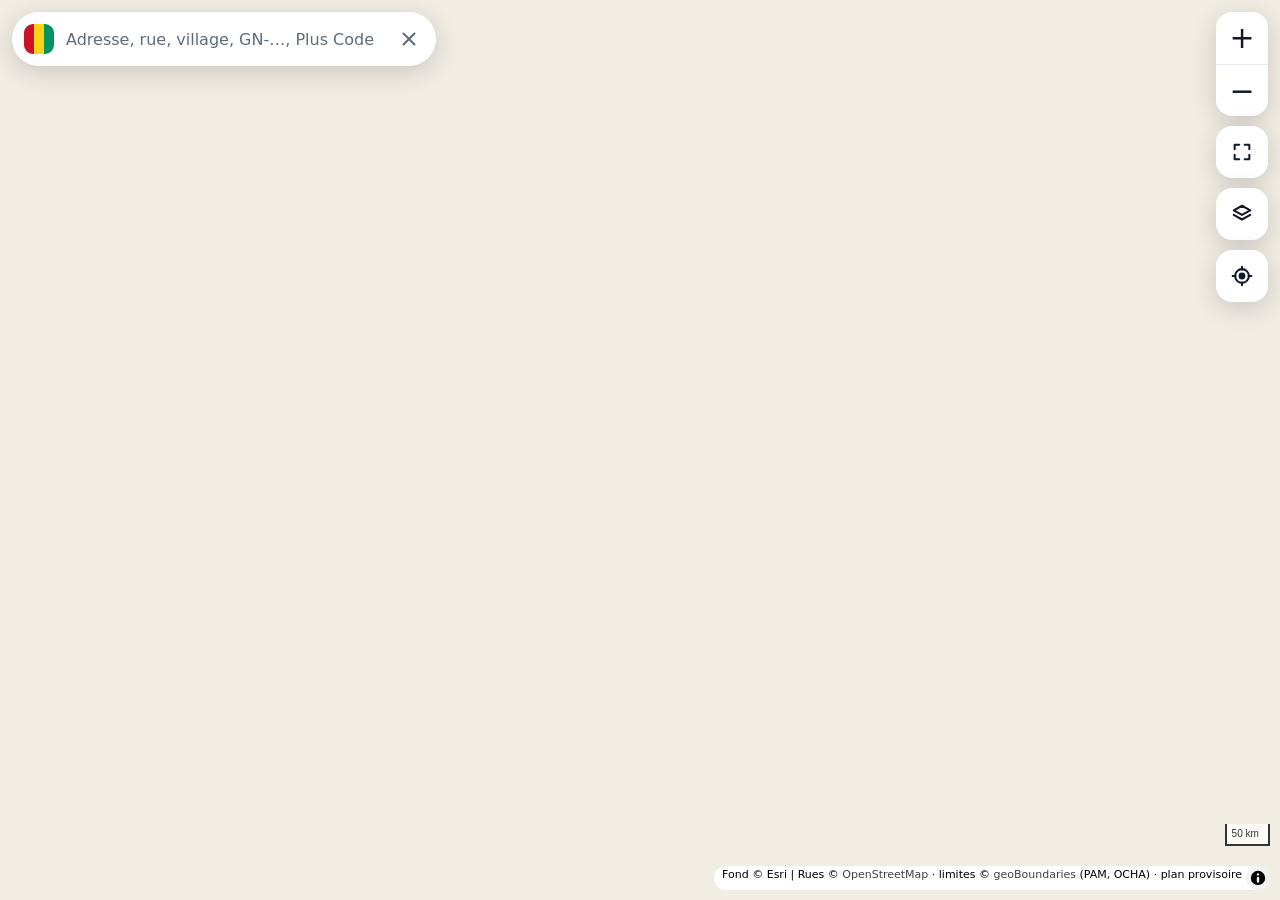
<file: guinee-maps.html>
<!doctype html>
<html lang="fr">
<head>
<meta charset="utf-8">
<meta http-equiv="Content-Security-Policy" content="default-src 'self'; script-src 'self' 'sha256-NFKYXczPNvutUIV6wnnQyfD9SWZj7FU3vL9uxPOGpcQ=' 'sha256-yMv84V8cTrl9kqFm5OL1Ojev57BsNcRfCF6ieHhhWe0='; style-src 'self' 'unsafe-inline' https://fonts.googleapis.com; font-src 'self' https://fonts.gstatic.com; img-src 'self' data: blob: https://server.arcgisonline.com; connect-src 'self' https://server.arcgisonline.com; worker-src 'self' blob:; child-src blob:; object-src 'none'; base-uri 'none'; form-action 'none'">
<meta name="referrer" content="strict-origin-when-cross-origin">
<script>if(window.top!==window.self){document.documentElement.style.display='none';try{window.top.location=window.self.location.href}catch(e){}}</script>
<meta name="viewport" content="width=device-width,initial-scale=1,viewport-fit=cover">
<meta name="theme-color" content="#0f6b4f">
<title>Guinée Maps</title>
<meta name="description" content="Guinée Maps : l'adressage de toute la Guinée, par région naturelle. Trouver une adresse, voir les rues, les quartiers et les villages de chaque préfecture.">
<link rel="icon" href="gm-icone.svg" type="image/svg+xml">
<link rel="preconnect" href="https://fonts.googleapis.com"><link rel="preconnect" href="https://fonts.gstatic.com" crossorigin>
<link rel="stylesheet" href="https://fonts.googleapis.com/css2?family=Inter:wght@400;500;600;700;800&display=swap">
<link rel="stylesheet" href="lib/maplibre-gl.css">
<style>
/* Guinée Maps : la carte d'adressage du pays. Trouver une adresse et voir le pays ; pas d'itinéraire (c'est le rôle d'Itina Geo). */
:root{--font:"Inter",ui-sans-serif,system-ui,-apple-system,"Segoe UI",Roboto,sans-serif;
  --bg:#eef1f4;--panel:#ffffff;--panel2:#f1f3f6;--fg:#111827;--muted:#5f6b7a;--line:#e4e8ee;--accent:#0f6b4f;--on-accent:#fff;--accent-soft:#e1f2ea;--warn:#8a5a00;--warn-soft:#fff4dc;
  --ombre:0 6px 24px rgba(16,24,40,.18);
  --paper:#f2ede3;--street:#ffffff;--casing:#cdc3b1;--major:#ffd977;--major-casing:#cf9f35;--track:#e7dcc4;--track-casing:#b9a37c;--text:#3b3128;--halo:#fffdf6;--quartier:#a34a3a;--provisoire:#6f6352;--limite:#7d6a55}
@media (prefers-color-scheme:dark){:root{--bg:#0f141b;--panel:#1b222c;--panel2:#262e39;--fg:#eef2f7;--muted:#9aa6b5;--line:#2c3542;--accent:#3fc48f;--on-accent:#04190c;--accent-soft:#16352a;--warn:#ffcf33;--warn-soft:#3a3016;
  --ombre:0 8px 28px rgba(0,0,0,.55);--paper:#16202a;--street:#334050;--casing:#0d131a;--major:#5a6a82;--major-casing:#19222e;--track:#2f3833;--track-casing:#121815;--text:#d9e0ea;--halo:#16202a;--quartier:#eaa796;--provisoire:#aab4c0;--limite:#9fb0c2;color-scheme:dark}}
*{box-sizing:border-box}
html,body{height:100%;margin:0;overflow:hidden}
body{font-family:var(--font);background:var(--bg);color:var(--fg);-webkit-font-smoothing:antialiased}
button{font-family:inherit}
#map{position:fixed;inset:0;background:var(--paper)}
.ic{width:22px;height:22px;flex:none;fill:none;stroke:currentColor;stroke-width:2.2;stroke-linecap:round;stroke-linejoin:round}
.marque{flex:none;width:30px;height:30px;border-radius:9px;overflow:hidden;display:grid;grid-template-columns:repeat(3,1fr);box-shadow:inset 0 0 0 1px rgba(0,0,0,.08)}
.marque i:nth-child(1){background:#ce1126}.marque i:nth-child(2){background:#fcd116}.marque i:nth-child(3){background:#009460}
/* barre de recherche */
.haut{position:fixed;z-index:20;top:calc(env(safe-area-inset-top,0px) + 12px);left:max(12px,env(safe-area-inset-left,0px));width:min(424px,calc(100vw - 24px));pointer-events:none}
.barre{pointer-events:auto;display:flex;align-items:center;gap:10px;height:54px;padding:0 6px 0 12px;border-radius:999px;background:var(--panel);box-shadow:var(--ombre)}
.barre input{flex:1;min-width:0;height:100%;border:0;background:none;color:var(--fg);font:500 16px var(--font);outline:none}
.barre input::placeholder{color:var(--muted)}
.barre input::-webkit-search-cancel-button{display:none}
.eff{flex:none;width:42px;height:42px;border:0;border-radius:50%;background:none;color:var(--muted);display:grid;place-items:center;cursor:pointer}
.eff:hover{background:var(--panel2)}
.resultats{pointer-events:auto;list-style:none;margin:8px 0 0;padding:6px;background:var(--panel);border-radius:18px;box-shadow:var(--ombre);max-height:min(62vh,520px);overflow:auto}
.resultats li{display:flex;align-items:center;gap:12px;min-height:54px;padding:8px 12px;border-radius:12px;cursor:pointer}
.resultats li[aria-selected="true"],.resultats li:hover{background:var(--panel2)}
.resultats li .ic{color:var(--muted);width:20px;height:20px}
.resultats li.info{cursor:default;color:var(--muted)}.resultats li.info:hover{background:none}
.resultats b{display:block;font:600 14.5px var(--font);line-height:1.3}
.resultats small{display:block;font:500 12.5px var(--font);color:var(--muted);margin-top:2px}
/* boutons de la carte : zoom + et −, tout le pays, fond */
.outils{position:fixed;z-index:15;right:max(12px,env(safe-area-inset-right,0px));top:calc(env(safe-area-inset-top,0px) + 12px);display:flex;flex-direction:column;gap:10px}
.zoom{display:flex;flex-direction:column;border-radius:16px;background:var(--panel);box-shadow:var(--ombre);overflow:hidden}
.zoom button{width:52px;height:52px;border:0;background:none;color:var(--fg);font:500 30px/1 var(--font);cursor:pointer;display:grid;place-items:center}
.zoom button+button{border-top:1px solid var(--line)}
.zoom button:hover,.rond:hover{background:var(--panel2)}
.zoom button:disabled{color:var(--line);cursor:default;background:none}
.rond{width:52px;height:52px;border:0;border-radius:16px;background:var(--panel);color:var(--fg);box-shadow:var(--ombre);display:grid;place-items:center;cursor:pointer}
.rond[aria-pressed="true"]{background:var(--accent);color:var(--on-accent)}
button:focus-visible,input:focus-visible,a:focus-visible{outline:3px solid var(--accent);outline-offset:2px}
.charge{position:fixed;z-index:16;left:50%;transform:translateX(-50%);top:calc(env(safe-area-inset-top,0px) + 76px);padding:8px 14px;border-radius:999px;background:var(--panel);box-shadow:var(--ombre);font:600 13px var(--font);color:var(--muted)}
/* panneau : à gauche sur ordinateur, en bas sur téléphone */
.panneau{position:fixed;z-index:18;left:max(12px,env(safe-area-inset-left,0px));top:calc(env(safe-area-inset-top,0px) + 78px);width:min(424px,calc(100vw - 24px));max-height:calc(100vh - env(safe-area-inset-top,0px) - 92px);
  overflow:auto;overscroll-behavior:contain;background:var(--panel);border-radius:22px;box-shadow:var(--ombre);padding:6px 18px 18px}
.poignee{display:none}
@media (max-width:760px){
  .haut{width:auto;right:calc(max(12px,env(safe-area-inset-right,0px)) + 64px)}
  .panneau{left:0;right:0;top:auto;bottom:0;width:auto;max-height:36vh;border-radius:22px 22px 0 0;padding:0 16px calc(16px + env(safe-area-inset-bottom,0px))}
  .panneau.grande{max-height:86vh}
  .panneau.replie{max-height:calc(30px + env(safe-area-inset-bottom,0px));overflow:hidden}
  .lead,.legende{display:none}
  .poignee{display:block;position:sticky;top:0;z-index:2;width:100%;height:26px;margin:0;border:0;background:var(--panel);cursor:pointer}
  .poignee::before{content:"";display:block;width:40px;height:5px;margin:8px auto 0;border-radius:3px;background:var(--line)}
}
.sur{margin:10px 0 2px;font:700 11.5px var(--font);letter-spacing:.07em;text-transform:uppercase;color:var(--muted)}
h1{margin:4px 0 6px;font:800 23px/1.2 var(--font);letter-spacing:-.01em}
h1.titre{display:flex;align-items:center;gap:10px;margin-top:12px}
h2{margin:18px 0 8px;font:700 14px var(--font)}
.lead{margin:0 0 12px;font:500 14.5px/1.5 var(--font);color:var(--muted)}
.kpis{display:grid;grid-template-columns:repeat(3,1fr);gap:8px;margin:12px 0 4px}
.kpis div{padding:10px 10px 9px;border-radius:14px;background:var(--panel2)}
.kpis b{display:block;font:800 19px var(--font)}.kpis span{display:block;font:500 12px var(--font);color:var(--muted);margin-top:2px}
.nat h2{display:flex;align-items:center;gap:8px}.nat h2 i{width:12px;height:12px;border-radius:4px;flex:none}.nat h2 small{margin-left:auto;font:600 12px var(--font);color:var(--muted)}
.puces{display:flex;flex-wrap:wrap;gap:6px}
.puce{display:inline-flex;align-items:center;gap:6px;min-height:36px;padding:0 12px;border-radius:999px;border:1px dashed var(--line);background:none;color:var(--muted);font:600 13.5px var(--font);cursor:pointer}
.puce.on{border:1px solid transparent;background:var(--accent-soft);color:var(--fg)}
.puce.on::before{content:"";width:8px;height:8px;border-radius:50%;background:var(--accent)}
.puce small{font:600 11px var(--font);color:var(--muted)}
.legende{display:flex;flex-wrap:wrap;gap:6px 14px;margin:12px 0 0;font:500 12.5px var(--font);color:var(--muted)}
.legende span{display:inline-flex;align-items:center;gap:6px}.legende i{width:14px;height:10px;border-radius:3px}
.note{margin:16px 0 0;font:500 12.5px/1.55 var(--font);color:var(--muted)}
.note a{color:inherit}
.etat{display:flex;gap:10px;align-items:flex-start;margin:8px 0;padding:10px 12px;border-radius:14px;background:var(--accent-soft);font:500 13.5px/1.45 var(--font)}
.etat.att{background:var(--warn-soft)}
.liste{list-style:none;margin:0;padding:0}
.liste li{border-bottom:1px solid var(--line)}
.liste button{all:unset;box-sizing:border-box;display:flex;align-items:center;justify-content:space-between;gap:10px;width:100%;min-height:44px;padding:6px 2px;cursor:pointer;font:600 14px var(--font)}
.liste button:hover{color:var(--accent)}.liste small{font:500 12.5px var(--font);color:var(--muted)}
.adr{font-size:22px}
.l2{margin:0 0 10px;font:500 15px var(--font);color:var(--muted)}
.avis{margin:8px 0;padding:10px 12px;border-radius:12px;background:var(--accent-soft);font:500 13px/1.45 var(--font)}
.avis.att{background:var(--warn-soft)}
.champs{margin:12px 0;border-top:1px solid var(--line)}
.champs div{display:flex;align-items:center;gap:10px;min-height:48px;border-bottom:1px solid var(--line)}
.champs dt{flex:none;width:96px;font:600 12.5px var(--font);color:var(--muted)}
.champs dd{flex:1;min-width:0;margin:0;display:flex;align-items:center;gap:8px;font:600 14px var(--font)}
.champs code{flex:1;min-width:0;overflow-wrap:anywhere;font:600 13.5px ui-monospace,SFMono-Regular,Menlo,Consolas,monospace}
.mini{flex:none;height:32px;padding:0 10px;border:1px solid var(--line);border-radius:10px;background:none;color:var(--fg);font:600 12.5px var(--font);cursor:pointer}
.mini:hover{background:var(--panel2)}
.rue{margin:6px 0 0;padding:12px 14px;border-radius:14px;background:var(--panel2)}
.rue h2{margin:0 0 4px}.rue p{margin:4px 0 0;font:500 13.5px/1.5 var(--font);color:var(--muted)}
.statut{display:inline-block;padding:2px 8px;border-radius:999px;font:700 11.5px var(--font);background:var(--accent-soft);color:var(--accent)}
.statut.propose{background:var(--warn-soft);color:var(--warn)}
.actions{display:flex;gap:8px;margin:14px 0 0}
.btn{flex:1;height:46px;border:0;border-radius:14px;background:var(--panel2);color:var(--fg);font:700 14px var(--font);cursor:pointer;display:inline-flex;align-items:center;justify-content:center;gap:8px}
.btn.primaire{background:var(--accent);color:var(--on-accent)}
.btn:hover{filter:brightness(.97)}
.fermer{float:right;margin:8px -6px 0 0;width:40px;height:40px;border:0;border-radius:50%;background:none;color:var(--muted);display:grid;place-items:center;cursor:pointer}
.fermer:hover{background:var(--panel2)}
.toast{position:fixed;z-index:40;left:50%;bottom:calc(24px + env(safe-area-inset-bottom,0px));transform:translateX(-50%);max-width:min(92vw,460px);padding:12px 16px;border-radius:14px;background:#111827;color:#fff;font:600 14px var(--font);box-shadow:var(--ombre)}
@media (max-width:760px){.toast{bottom:auto;top:calc(env(safe-area-inset-top,0px) + 76px)}.maplibregl-ctrl-bottom-right{bottom:var(--feuille,0px);transition:bottom .15s}}
.erreur{position:fixed;inset:0;z-index:50;display:grid;place-items:center;padding:24px;background:var(--bg);text-align:center}
.erreur div{max-width:440px}.erreur p{color:var(--muted);line-height:1.5}
.epingle{width:34px;height:44px;margin-top:-22px;filter:drop-shadow(0 3px 6px rgba(0,0,0,.35))}
.moi{width:20px;height:20px;border-radius:50%;background:#2a7de1;border:3px solid #fff;box-shadow:0 0 0 2px rgba(42,125,225,.35),0 2px 6px rgba(0,0,0,.3)}
.rond[aria-busy="true"] svg{animation:tourne 1.1s linear infinite}@keyframes tourne{to{transform:rotate(360deg)}}
.maplibregl-ctrl-attrib{font:500 11px var(--font)}
.sr{position:absolute;width:1px;height:1px;overflow:hidden;clip:rect(0 0 0 0)}
</style>
</head>
<body>
<div id="map" role="region" aria-label="Carte d'adressage de la Guinée"></div>
<header class="haut">
  <form class="barre" id="barre" role="search" autocomplete="off">
    <span class="marque" aria-hidden="true"><i></i><i></i><i></i></span>
    <label class="sr" for="q">Chercher une adresse</label>
    <input id="q" type="search" placeholder="Adresse, rue, village, GN-…, Plus Code" enterkeyhint="search" spellcheck="false" aria-controls="res" aria-autocomplete="list">
    <button type="button" class="eff" id="qEff" aria-label="Effacer la recherche" hidden><svg class="ic" viewBox="0 0 24 24"><path d="M6 6l12 12M18 6L6 18"/></svg></button>
  </form>
  <ul class="resultats" id="res" role="listbox" aria-label="Résultats" hidden></ul>
</header>
<div class="outils">
  <div class="zoom" role="group" aria-label="Zoom">
    <button type="button" id="zPlus" aria-label="Zoomer" title="Zoomer">+</button>
    <button type="button" id="zMoins" aria-label="Dézoomer" title="Dézoomer">−</button>
  </div>
  <button type="button" class="rond" id="bPays" aria-label="Voir toute la Guinée" title="Toute la Guinée"><svg class="ic" viewBox="0 0 24 24"><path d="M4 9V4h5M20 9V4h-5M4 15v5h5M20 15v5h-5"/></svg></button>
  <button type="button" class="rond" id="bFond" aria-pressed="false" aria-label="Vue satellite" title="Satellite"><svg class="ic" viewBox="0 0 24 24"><path d="M12 3l9 5-9 5-9-5 9-5z"/><path d="M3 13l9 5 9-5"/></svg></button>
  <button type="button" class="rond" id="bMoi" aria-label="Ma position" title="Ma position" hidden><svg class="ic" viewBox="0 0 24 24"><circle cx="12" cy="12" r="7.5"/><circle cx="12" cy="12" r="2.6" fill="currentColor"/><path d="M12 1.8v3M12 19.2v3M1.8 12h3M19.2 12h3"/></svg></button>
</div>
<div class="charge" id="charge" role="status" hidden></div>
<section class="panneau" id="panneau" aria-live="polite" hidden></section>
<div class="toast" id="toast" role="status" hidden></div>
<script src="lib/maplibre-gl.js"></script>
<script src="sdk/conakry-adresses.js"></script>
<script src="lib/guinee.js"></script>
<script>
(()=>{
'use strict';
const $=id=>document.getElementById(id);
const esc=s=>String(s??'').replace(/[&<>"']/g,c=>({'&':'&amp;','<':'&lt;','>':'&gt;','"':'&quot;',"'":'&#39;'}[c]));
const nf=n=>Number(n||0).toLocaleString('fr-FR');
const pl=(n,s,p)=>nf(n)+' '+(n>1?(p||s+'s'):s);
function erreurDemarrage(t,m){const d=document.createElement('div');d.className='erreur';d.innerHTML='<div><h1>'+esc(t)+'</h1><p>'+esc(m)+'</p></div>';document.body.appendChild(d)}
const CA=window.ConakryAdresses,GM=window.GuineeMaps;
if(!window.maplibregl||!CA||!GM){erreurDemarrage('Guinée Maps ne peut pas démarrer','Un fichier de l\'application manque. Rechargez la page.');return}
const I=CA._interne,norm=I.norm;
const SANS_FOND=!!window.GM_SANS_FOND;
const NATS=GM.naturelles,NAT=Object.fromEntries(NATS.map(n=>[n.code,n]));
const REG=Object.fromEntries((GM.regions||[]).map(r=>[r.code,r]));
const PLANS=GM.plans,PLAN=Object.fromEntries(PLANS.map(p=>[p.code,p]));
const ORDRE=PLANS.slice().sort((a,b)=>(a.code==='conakry'?-1:b.code==='conakry'?1:0)||NATS.findIndex(n=>n.code===a.naturelle)-NATS.findIndex(n=>n.code===b.naturelle)||a.nom.localeCompare(b.nom,'fr')).map(p=>p.code);
/* préfixe d'un code postal → plan : 88 et 89 pour Conakry, 3 chiffres pour une préfecture (850 Labé, 834 Siguiri…) */
const planDuCp=cp=>{cp=String(cp||'');if(/^8[89]/.test(cp))return'conakry';const p=PLANS.find(x=>x.code!=='conakry'&&cp.startsWith(x.cp));return p?p.code:null};
const planDuNom=t=>{const n=norm(t);const p=PLANS.find(x=>norm(x.nom)===n);return p?p.code:null};
const BORNES=[[-15.15,7.15],[-7.6,12.72]];
const tel=()=>matchMedia('(max-width:760px)').matches;
const sombre=()=>matchMedia('(prefers-color-scheme:dark)').matches;
const css=v=>getComputedStyle(document.documentElement).getPropertyValue(v).trim();

/* ---------- état ---------- */
const S={pub:{},stats:{},geo:null,ix:[],charges:new Map(),enCours:{},actif:null,vue:'accueil',sel:null,fond:'plan',fixe:0};

/* ---------- carte ---------- */
const ESRI='https://server.arcgisonline.com/ArcGIS/rest/services/';
const GLYPHES=window.ITINA_GLYPHES||new URL('glyphs/{fontstack}/{range}.pbf',location.href).href.replace('%7Bfontstack%7D','{fontstack}').replace('%7Brange%7D','{range}');
const map=(()=>{try{return new maplibregl.Map({container:'map',attributionControl:false,dragRotate:false,pitchWithRotate:false,maxPitch:0,
  minZoom:4,bounds:BORNES,fitBoundsOptions:{padding:{top:90,bottom:tel()?Math.round(innerHeight*.36)+10:30,left:tel()?20:450,right:80}},
  style:{version:8,glyphs:GLYPHES,
    sources:SANS_FOND?{}:{plan:{type:'raster',tiles:[ESRI+'Canvas/'+(sombre()?'World_Dark_Gray_Base':'World_Light_Gray_Base')+'/MapServer/tile/{z}/{y}/{x}'],tileSize:256,maxzoom:16,attribution:'Fond © Esri'},
      sat:{type:'raster',tiles:[ESRI+'World_Imagery/MapServer/tile/{z}/{y}/{x}'],tileSize:256,maxzoom:18,attribution:'Images © Esri, Maxar'}},
    layers:[{id:'bg',type:'background',paint:{'background-color':css('--paper')}}].concat(SANS_FOND?[]:[{id:'plan',type:'raster',source:'plan',paint:{'raster-opacity':.55}},{id:'sat',type:'raster',source:'sat',layout:{visibility:'none'}}])},
  locale:{'AttributionControl.ToggleAttribution':'Sources','Popup.Close':'Fermer'}})}catch(e){return null}})();
if(!map){erreurDemarrage('La carte ne peut pas s\'afficher ici','Ce navigateur ne peut pas dessiner la carte : WebGL y est indisponible ou désactivé. Essayez Chrome, Safari ou Edge à jour, ou ouvrez Guinée Maps sur un autre appareil.');return}
map.touchZoomRotate.disableRotation();
map.addControl(new maplibregl.AttributionControl({compact:true,customAttribution:'Rues © <a href="https://www.openstreetmap.org/copyright" target="_blank" rel="noopener noreferrer">OpenStreetMap</a> · limites © <a href="https://www.geoboundaries.org" target="_blank" rel="noopener noreferrer">geoBoundaries</a> (PAM, OCHA) · plan provisoire'}),'bottom-right');
map.addControl(new maplibregl.ScaleControl({unit:'metric',maxWidth:90}),'bottom-right');
if(SANS_FOND)$('bFond').hidden=true;
/* sur téléphone, les sources se replient en un petit bouton (i) */
const replierSources=()=>{if(tel())document.querySelectorAll('.maplibregl-ctrl-attrib.maplibregl-compact-show').forEach(a=>a.classList.remove('maplibregl-compact-show'))};
map.once('load',()=>setTimeout(replierSources,50));map.once('dragstart',replierSources);

/* marges de cadrage : le panneau couvre la gauche (ordinateur) ou le bas (téléphone) */
function marges(){const p=$('panneau');if(tel())return{top:84,bottom:(p.hidden?0:p.offsetHeight)+16,left:24,right:76};return{top:84,bottom:40,left:p.hidden?40:Math.min(460,p.offsetWidth+40),right:84}}
const voler=(lat,lng,zz)=>map.flyTo({center:[lng,lat],zoom:Math.max(map.getZoom(),zz||16.5),padding:marges(),duration:900,essential:true});
const sansMarge=()=>map.setPadding({top:0,right:0,bottom:0,left:0});
const cadrer=b=>{sansMarge();map.fitBounds([[b[1],b[0]],[b[3],b[2]]],{padding:marges(),duration:900,maxZoom:13})};

$('zPlus').onclick=()=>map.zoomIn({duration:250});
$('zMoins').onclick=()=>map.zoomOut({duration:250});
const majZoom=()=>{const z=map.getZoom();$('zPlus').disabled=z>=map.getMaxZoom()-.01;$('zMoins').disabled=z<=map.getMinZoom()+.01};map.on('zoom',majZoom);
$('bPays').onclick=()=>{fermerSelection();S.actif=null;S.fixe=performance.now()+1300;rendreAccueil();sansMarge();map.fitBounds(BORNES,{padding:marges(),duration:900})};
$('bFond').onclick=()=>{const sat=S.fond!=='sat';S.fond=sat?'sat':'plan';$('bFond').setAttribute('aria-pressed',sat?'true':'false');
  if(map.getLayer('sat'))map.setLayoutProperty('sat','visibility',sat?'visible':'none');if(map.getLayer('plan'))map.setLayoutProperty('plan','visibility',sat?'none':'visible');
  if(map.getLayer('pays-f'))map.setPaintProperty('pays-f','fill-opacity',opacitePays())};

/* ---------- couches ---------- */
const FC=f=>({type:'FeatureCollection',features:f||[]});
const z=['interpolate',['exponential',1.6],['zoom']];
const couleurNat=['match',['get','nat'],...NATS.flatMap(n=>[n.code,n.couleur]),'#888888'];
const opacitePays=()=>{const k=S.fond==='sat'?.55:1,a=sombre()?.75:1;return['interpolate',['linear'],['zoom'],5,['case',['==',['get','pub'],1],.36*k*a,.17*k*a],9,['case',['==',['get','pub'],1],.2*k*a,.1*k*a],12.5,.02]}
function couches(){
  map.addSource('pays',{type:'geojson',data:FC()});
  map.addSource('etiquettes',{type:'geojson',data:etiquettesFC()});
  for(const s of['zones','voies','quartiers','nums'])map.addSource(s,{type:'geojson',data:FC(),tolerance:s==='voies'?.25:.375});
  map.addLayer({id:'pays-f',type:'fill',source:'pays',paint:{'fill-color':couleurNat,'fill-opacity':opacitePays()}});
  map.addLayer({id:'pays-r',type:'line',source:'pays',filter:['==',['get','t'],'r'],paint:{'line-color':couleurNat,'line-width':['interpolate',['linear'],['zoom'],5,.3,9,.8,13,1.3],'line-opacity':.7,'line-dasharray':[3,2]}});
  map.addLayer({id:'pays-u',type:'line',source:'pays',filter:['==',['get','t'],'u'],paint:{'line-color':couleurNat,'line-width':['interpolate',['linear'],['zoom'],5,.6,9,1.4,13,2.2],'line-opacity':.9}});
  map.addSource('moi',{type:'geojson',data:FC()});
  map.addLayer({id:'moi-f',type:'fill',source:'moi',paint:{'fill-color':'#2a7de1','fill-opacity':.12}});
  map.addLayer({id:'moi-l',type:'line',source:'moi',paint:{'line-color':'#2a7de1','line-opacity':.5,'line-width':1.2}});
  map.addLayer({id:'zones',type:'line',source:'zones',minzoom:10,paint:{'line-color':css('--limite'),'line-width':[...z,10,1,15,2.2],'line-dasharray':[4,2,1,2],'line-opacity':.65}});
  const W=[[9,.5,.15],[10,.8,.25],[11,1.2,.4],[12,2,.7],[13,2.8,1.2],[14,4,2],[15,6,3.2],[16,9,6],[17,14,10],[18,22,16]];
  const largeur=add=>[...z,...W.flatMap(([zz,M,m])=>[zz,['case',['==',['get','m'],1],M+add,m+add]])];
  map.addLayer({id:'casing',type:'line',source:'voies',layout:{'line-cap':'round','line-join':'round'},paint:{'line-width':largeur(2),'line-opacity':['interpolate',['linear'],['zoom'],11,0,12.5,1],
    'line-color':['case',['==',['get','m'],1],css('--major-casing'),['==',['get','t'],1],css('--track-casing'),css('--casing')]}});
  map.addLayer({id:'voies',type:'line',source:'voies',layout:{'line-cap':'round','line-join':'round'},paint:{'line-width':largeur(0),
    'line-color':['case',['==',['get','m'],1],css('--major'),['==',['get','t'],1],css('--track'),css('--street')]}});
  const halo={'text-halo-color':css('--halo'),'text-halo-width':1.6};
  const nomRue=(id,filtre,minz,taille)=>map.addLayer({id,type:'symbol',source:'voies',minzoom:minz,filter:filtre,layout:{'text-field':['get','n'],'text-font':['NotoSansMedium'],'text-size':taille,'symbol-placement':'line','text-max-angle':38,'symbol-spacing':280,'text-padding':2},
    paint:Object.assign({'text-color':['case',['==',['get','p'],1],css('--provisoire'),css('--text')]},halo)});
  nomRue('noms',['==',['get','m'],0],14.8,['interpolate',['linear'],['zoom'],15,9.5,17,12,19,14]);
  nomRue('noms-m',['==',['get','m'],1],12.3,['interpolate',['linear'],['zoom'],12.5,10,15,12,18,15]);
  map.addLayer({id:'nums',type:'symbol',source:'nums',minzoom:17.3,layout:{'text-field':['get','t'],'text-font':['NotoSansMedium'],'text-size':10.5,'text-padding':1},paint:Object.assign({'text-color':css('--text')},halo)});
  map.addLayer({id:'quartiers',type:'symbol',source:'quartiers',minzoom:12.2,maxzoom:17.5,layout:{'text-field':['get','n'],'text-font':['NotoSansMedium'],'text-size':['interpolate',['linear'],['zoom'],12,10,16,13],'text-transform':'uppercase','text-letter-spacing':.14,'text-max-width':9,'text-padding':6},
    paint:Object.assign({'text-color':css('--quartier')},halo)});
  map.addLayer({id:'sp',type:'symbol',source:'etiquettes',filter:['==',['get','k'],'sp'],minzoom:8.2,maxzoom:12.6,layout:{'text-field':['get','n'],'text-font':['NotoSansMedium'],'text-size':['interpolate',['linear'],['zoom'],8,10,12,12.5],'text-max-width':8,'text-padding':4},
    paint:Object.assign({'text-color':css('--fg'),'text-opacity':.8},halo)});
  map.addLayer({id:'prefs',type:'symbol',source:'etiquettes',filter:['==',['get','k'],'pref'],maxzoom:10.5,layout:{'text-field':['get','n'],'text-font':['NotoSansMedium'],'text-size':['interpolate',['linear'],['zoom'],5,10.5,8,13.5,10,16],'text-transform':'uppercase','text-letter-spacing':.12,'text-padding':3,'text-allow-overlap':false},
    paint:Object.assign({'text-color':css('--fg')},halo,{'text-halo-width':2})});
}
/* étiquettes du cadre national : préfectures (et Conakry), sous-préfectures, communes de Conakry */
function etiquettesFC(){
  const f=[];
  for(const p of PLANS){f.push({type:'Feature',properties:{k:'pref',n:p.nom},geometry:{type:'Point',coordinates:[p.centre[1],p.centre[0]]}});
    for(const c of p.communes||[])if(c.type==='rurale'&&c.centre)f.push({type:'Feature',properties:{k:'sp',n:c.nom},geometry:{type:'Point',coordinates:[c.centre[1],c.centre[0]]}})}
  return FC(f);
}
/* communes du pays, colorées par région naturelle (plus foncées : plan en ligne) */
function paysFC(){
  const f=[];if(!S.geo)return FC(f);
  for(const p of S.geo.plans){if(!PLAN[p.code])continue;const pub=S.pub[p.code]?1:0;
    const unites=p.code==='conakry'?(p.limites||[]).map(u=>({nom:u.nom,rings:u.rings,type:'urbaine'})):(p.communes||[]);
    for(const c of unites)for(const r of c.rings||[])if(Array.isArray(r)&&r.length>=4)f.push({type:'Feature',properties:{plan:p.code,nat:PLAN[p.code].naturelle,pub,t:c.type==='rurale'?'r':'u',n:c.nom},geometry:{type:'Polygon',coordinates:[r.concat([r[0]])]}})}
  return FC(f);
}
/* lieu d'un point : préfecture (plan) et commune, d'après les limites officielles du cadre national */
function indexer(G){
  S.ix=[];
  for(const p of G.plans){if(!PLAN[p.code])continue;
    const unites=p.code==='conakry'?(p.limites||[]).map(u=>({nom:u.nom,code:'',rings:u.rings,type:'urbaine',centre:u.centre})):(p.communes||[]);
    for(const c of unites)for(const r of c.rings||[])if(Array.isArray(r)&&r.length>=4)S.ix.push({plan:p.code,commune:c.nom,code:c.code||'',type:c.type,cp:c.cp||'',centre:c.centre,ix:I.ringIndex(r)})}
}
function lieuDe(lat,lng){
  for(const u of S.ix)if(I.inRingIdx(u.ix,lng,lat))return u;
  if(S.ix.length)return null;
  /* cadre national pas encore chargé : le plus petit carré de préfecture qui contient le point */
  let b=null;for(const p of PLANS){const x=p.bbox;if(lat>=x[0]&&lat<=x[2]&&lng>=x[1]&&lng<=x[3]){const a=(x[2]-x[0])*(x[3]-x[1]);if(!b||a<b.a)b={a,p}}}
  return b?{plan:b.p.code,commune:'',code:'',type:'',cp:''}:null;
}

/* ---------- plans publiés ---------- */
const getJSON=u=>fetch(u,{cache:'no-cache'}).then(r=>{if(!r.ok)throw new Error('HTTP '+r.status);return r.json()});
const MAJ=I.MAJEUR;
function chargement(t){const c=$('charge');c.textContent=t||'';c.hidden=!t}
async function chargerPlan(code){
  if(S.charges.has(code)){const c=S.charges.get(code);c.t=Date.now();return c.ref}
  const v=S.pub[code];if(!v)return null;
  if(S.enCours[code])return S.enCours[code];
  return S.enCours[code]=(async()=>{
    chargement('Chargement du plan de '+PLAN[code].nom+'…');
    try{
      const index=await getJSON(v.dossier+'index.json');
      if(!index||index.format!=='conakry-adresses'||index.v!==1||(index.ville&&index.ville.code&&index.ville.code!==code))throw new Error('plan illisible');
      const voies=await getJSON(v.dossier+(index.fichiers&&/^[a-z]+\.json$/.test(index.fichiers.voies)?index.fichiers.voies:'voies.json'));
      const ref=CA.depuis(index,voies);
      S.charges.set(code,{ref,t:Date.now()});
      S.stats[code]={voies:index.stats.voies,quartiers:index.stats.quartiers,km:index.stats.km,version:index.version,prefecture:!!(index.ville&&index.ville.prefecture)||(code!=='conakry'&&index.communes.length>1)};
      purger(code);redessiner();
      if(S.vue==='plan'&&S.actif===code)rendrePlan(code);
      return ref;
    }catch(e){console.error(e);toast('Le plan de '+PLAN[code].nom+' ne se charge pas ('+(e.message||e)+').');return null}
    finally{delete S.enCours[code];chargement(Object.keys(S.enCours).length?'Chargement…':'')}
  })();
}
/* trois plans gardés en mémoire au plus (un téléphone n'a pas besoin de tout le pays à la fois) */
function purger(garde){
  while(S.charges.size>3){let vieux=null;for(const [k,c] of S.charges)if(k!==garde&&k!==S.actif&&(!vieux||c.t<S.charges.get(vieux).t))vieux=k;if(!vieux)break;S.charges.delete(vieux)}
}
function redessiner(){
  if(!map.getSource('voies'))return;
  const vf=[],qf=[],zf=[];
  for(const [code,{ref}] of S.charges){
    for(const v of ref.voies)vf.push({type:'Feature',properties:{c:v.code,pl:code,n:v.nom,m:MAJ[v.highway]?1:0,t:v.highway==='track'?1:0,p:v.statut==='officiel'?0:1},geometry:{type:'MultiLineString',coordinates:v.segs.map(g=>g.map(p=>[p.lon,p.lat]))}});
    for(const q of ref.quartiers)qf.push({type:'Feature',properties:{n:q.nom},geometry:{type:'Point',coordinates:[q.lng,q.lat]}});
    for(const zz of ref.zones)for(const r of zz.rings)zf.push({type:'Feature',properties:{},geometry:{type:'LineString',coordinates:r.concat([r[0]])}});
  }
  map.getSource('voies').setData(FC(vf));map.getSource('quartiers').setData(FC(qf));map.getSource('zones').setData(FC(zf));
  numeros();
}
function numeros(){
  const src=map.getSource('nums');if(!src)return;
  if(map.getZoom()<17.3){src.setData(FC());return}
  const b=map.getBounds(),f=[];
  for(const [,{ref}] of S.charges)for(const x of ref.numerosDans(b.getSouth(),b.getWest(),b.getNorth(),b.getEast(),1200))f.push({type:'Feature',properties:{t:String(x.numero)},geometry:{type:'Point',coordinates:[x.lng,x.lat]}});
  src.setData(FC(f));
}

/* ---------- panneau ---------- */
const feuille=()=>{const p=$('panneau');document.documentElement.style.setProperty('--feuille',(p.hidden?0:p.offsetHeight)+'px')};
if(window.ResizeObserver)new ResizeObserver(feuille).observe($('panneau'));
function panneau(html,vue){
  const p=$('panneau');S.vue=vue;
  p.innerHTML=`<button type="button" class="poignee" id="poignee" aria-label="Agrandir ou réduire le panneau"></button>`+html;p.hidden=false;
  /* la barre grise : normal → grand → replié → normal */
  $('poignee').onclick=()=>{const c=p.classList;if(c.contains('replie'))c.remove('replie');else if(c.contains('grande')){c.remove('grande');c.add('replie')}else c.add('grande')};
  p.classList.remove('grande','replie');
  p.querySelectorAll('[data-plan]').forEach(b=>b.onclick=()=>ouvrirPlan(b.dataset.plan));
  p.querySelectorAll('[data-copie]').forEach(b=>b.onclick=()=>copier(b.dataset.copie,b.dataset.msg||'Copié'));
  p.querySelectorAll('[data-aller]').forEach(b=>b.onclick=()=>{const [la,ln,zz]=b.dataset.aller.split(',').map(Number);voler(la,ln,zz||13)});
  if($('pFermer'))$('pFermer').onclick=()=>{fermerSelection();if(S.actif)rendrePlan(S.actif);else rendreAccueil()};
  p.scrollTop=0;
}
const statsPlan=k=>S.stats[k]||(S.pub[k]&&S.pub[k].stats?Object.assign({version:S.pub[k].version,prefecture:!!S.pub[k].prefecture},S.pub[k].stats):null);
function rendreAccueil(){
  const pubs=ORDRE.filter(k=>S.pub[k]),T=ORDRE.length;let voies=0,km=0;for(const k of pubs){const s=statsPlan(k);if(s){voies+=s.voies||0;km+=s.km||0}}
  panneau(`<h1 class="titre"><span class="marque" aria-hidden="true"><i></i><i></i><i></i></span>Guinée Maps</h1>
    <p class="lead">L'adressage de toute la Guinée : chaque rue, chaque piste, chaque porte. Cherchez une adresse, ou touchez la carte pour lire celle d'un lieu.</p>
    <div class="kpis"><div><b>${nf(pubs.length)}<small style="font-size:13px;color:var(--muted)">/${T}</small></b><span>plans en ligne</span></div><div><b>${nf(voies)}</b><span>rues et pistes</span></div><div><b>${nf(km)}</b><span>km de voies</span></div></div>
    ${NATS.map(n=>{const ks=ORDRE.filter(k=>PLAN[k].naturelle===n.code),on=ks.filter(k=>S.pub[k]).length;
      return`<section class="nat"><h2><i style="background:${n.couleur}"></i>${esc(n.nom)}<small>${on} en ligne sur ${ks.length}</small></h2><div class="puces">${ks.map(k=>{const s=statsPlan(k);
        return`<button type="button" class="puce${S.pub[k]?' on':''}" data-plan="${k}" title="${S.pub[k]?(s&&!s.prefecture&&k!=='conakry'?'En ligne : commune urbaine':'En ligne'):'Plan à fabriquer'}">${esc(PLAN[k].nom)}${S.pub[k]&&s&&!s.prefecture&&k!=='conakry'?'<small>ville</small>':''}</button>`}).join('')}</div></section>`}).join('')}
    <div class="legende"><span><i style="background:var(--accent)"></i>plan en ligne</span><span><i style="border:1px dashed var(--muted)"></i>à fabriquer</span><span>« ville » : commune urbaine seulement</span></div>
    <p class="note">Plan d'adressage provisoire, non officiel. Rues et pistes © contributeurs OpenStreetMap (ODbL) ; limites des communes : geoBoundaries (PAM, OCHA, CC BY 3.0 IGO) ; sous-préfectures : INS (RGPH 2014). Les plans se fabriquent dans le ${window.GM_DEMO?'studio':'<a href="studio.html">studio</a>'}. Itina Geo lit ces mêmes plans pour le guidage : chaque mise à jour publiée ici lui parvient.</p>`,'accueil');
}
function rendrePlan(code){
  const p=PLAN[code],n=NAT[p.naturelle],s=statsPlan(code),pub=!!S.pub[code],c=S.charges.get(code);
  let communes;
  if(c)communes=c.ref.communes.map(x=>{const qs=c.ref.quartiers.filter(q=>q.commune===x.code);const g=(p.communes||[]).find(y=>y.code===x.code);
    const ce=g&&g.centre?g.centre:qs.length?[qs.reduce((a,q)=>a+q.lat,0)/qs.length,qs.reduce((a,q)=>a+q.lng,0)/qs.length]:null;return{nom:x.nom,cp:x.cp,n:qs.length,centre:ce,rurale:g?g.type==='rurale':false}});
  else communes=code==='conakry'?(S.geo&&(S.geo.plans.find(x=>x.code==='conakry')||{}).limites||[]).map(u=>({nom:u.nom,cp:'',centre:u.centre})):(p.communes||[]).map(x=>({nom:x.nom,cp:x.cp,centre:x.centre,rurale:x.type==='rurale'}));
  const nbRur=(p.communes||[]).filter(x=>x.type==='rurale').length;
  const etat=!pub?`<div class="etat att"><span>Le plan de ${esc(p.nom)} n'est pas encore en ligne. Il se fabrique dans le studio (« Fabriquer tout le pays ») à partir d'OpenStreetMap ; ses adresses commenceront par ${esc(code==='conakry'?'88':p.cp)}.</span></div>`
    :s&&!s.prefecture&&code!=='conakry'?`<div class="etat att"><span>En ligne : la commune urbaine de ${esc(p.nom)}. Les ${nbRur} sous-préfectures arriveront avec le plan de la préfecture entière.</span></div>`
    :`<div class="etat"><span>En ligne${s&&s.version?' · version '+esc(s.version):''} · plan provisoire${c?'':' · chargement à l\'approche'}</span></div>`;
  panneau(`<button type="button" class="fermer" id="pFermer" aria-label="Fermer"><svg class="ic" viewBox="0 0 24 24"><path d="M6 6l12 12M18 6L6 18"/></svg></button>
    <p class="sur">${esc(n?n.nom:'')}${p.region&&REG[p.region]&&p.region!=='CKY'?' · région de '+esc(REG[p.region].nom):''}</p>
    <h1>${code==='conakry'?'Conakry':'Préfecture de '+esc(p.nom)}</h1>${etat}
    ${s?`<div class="kpis"><div><b>${nf(s.voies)}</b><span>rues et pistes</span></div><div><b>${nf(s.quartiers)}</b><span>quartiers et villages</span></div><div><b>${nf(s.km)}</b><span>km</span></div></div>`:''}
    <h2>${code==='conakry'?'Communes':'Commune urbaine et sous-préfectures'}</h2>
    <ul class="liste">${communes.map(x=>`<li><button type="button"${x.centre?` data-aller="${x.centre[0]},${x.centre[1]},${x.rurale?12:13.5}"`:''}><span>${esc(x.nom)}</span><small>${esc(x.cp||'')}${x.n?' · '+pl(x.n,x.rurale?'localité':'quartier'):''}</small></button></li>`).join('')}</ul>`,'plan');
}
const avisPrecision=acc=>acc?`<p class="avis${acc>100?' att':''}">${acc>100?'Position approximative, à '+nf(acc)+' m près : attendez un peu à découvert, puis touchez à nouveau « Ma position ».':'Position du GPS, à '+nf(acc)+' m près.'}</p>`:'';
function rendreAdresse(a,code,o){
  o=o||{};const p=PLAN[code],u=lieuDe(a.position.lat,a.position.lng),v=a.voie;
  const lien=lienDe(a);
  panneau(`<button type="button" class="fermer" id="pFermer" aria-label="Fermer"><svg class="ic" viewBox="0 0 24 24"><path d="M6 6l12 12M18 6L6 18"/></svg></button>
    <p class="sur">${o.moi?'Vous êtes ici · ':''}${code==='conakry'?'Conakry':'Préfecture de '+esc(p.nom)}${u&&u.type==='rurale'?' · sous-préfecture de '+esc(u.commune):''}</p>
    <h1 class="adr">${esc(a.ligne1)}</h1><p class="l2">${esc(a.ligne2)}</p>${o.moi?avisPrecision(o.precision):''}
    ${a.ancienId?`<p class="avis">Ancien identifiant <b>${esc(a.ancienId)}</b> : la rue a reçu un nouveau nom, l'adresse n'a pas bougé. Utilisez désormais le nouvel identifiant.</p>`:''}
    ${a.corrige?`<p class="avis att">L'identifiant demandé (${esc(a.idDemande)}) ne correspond plus exactement à cette porte : voici l'adresse la plus proche.</p>`:''}
    ${a.limite?`<p class="avis att">La rue s'arrête au numéro ${nf(a.limite)} : voici sa dernière porte.</p>`:''}
    <dl class="champs">
      ${a.id?`<div><dt>Identifiant</dt><dd><code>${esc(a.id)}</code><button type="button" class="mini" data-copie="${esc(a.id)}" data-msg="Identifiant copié">Copier</button></dd></div>`:''}
      <div><dt>Plus Code</dt><dd><code>${esc(a.plusCodeCourt)}</code><button type="button" class="mini" data-copie="${esc(a.plusCode)}" data-msg="Plus Code copié">Copier</button></dd></div>
      <div><dt>Coordonnées</dt><dd><code>${a.position.lat.toFixed(6)}, ${a.position.lng.toFixed(6)}</code></dd></div>
      ${a.cote?`<div><dt>Côté</dt><dd>${esc(a.cote)}</dd></div>`:''}
    </dl>
    ${v?`<section class="rue"><h2>${esc(v.nom)}</h2><span class="statut ${v.statut==='officiel'?'':'propose'}">${esc(v.statutTexte||'')}</span>${v.nomUsuel?`<p>Nom usuel : ${esc(v.nomUsuel)}</p>`:''}${v.dedicace?`<p>${esc(v.dedicace)}</p>`:''}</section>`:''}
    <div class="actions"><button type="button" class="btn primaire" id="aCopier"><svg class="ic" viewBox="0 0 24 24"><rect x="9" y="9" width="11" height="11" rx="2"/><path d="M5 15V5a1 1 0 0 1 1-1h10"/></svg>Copier l'adresse</button>
      <button type="button" class="btn" id="aPartager"><svg class="ic" viewBox="0 0 24 24"><path d="M12 15V3M7 8l5-5 5 5M5 13v6a2 2 0 0 0 2 2h10a2 2 0 0 0 2-2v-6"/></svg>Partager</button></div>`,'adresse');
  $('aCopier').onclick=()=>copier(a.texte+(a.id?'\n'+a.id:''),'Adresse copiée');
  $('aPartager').onclick=()=>{const t=a.texte+(a.id?' ('+a.id+')':'');if(navigator.share&&!window.GM_DEMO)navigator.share({title:'Adresse',text:t,url:lien}).catch(()=>{});else copier(t+'\n'+lien,'Adresse et lien copiés')};
}
function rendreHors(lat,lng,u,motif,o){
  o=o||{};const p=u?PLAN[u.plan]:null;
  panneau(`<button type="button" class="fermer" id="pFermer" aria-label="Fermer"><svg class="ic" viewBox="0 0 24 24"><path d="M6 6l12 12M18 6L6 18"/></svg></button>
    <p class="sur">${o.moi?'Vous êtes ici · ':''}${p?(p.code==='conakry'?'Conakry':'Préfecture de '+esc(p.nom)):'Hors de la Guinée'}</p>${o.moi?avisPrecision(o.precision):''}
    <h1>${esc(u&&u.commune?(u.type==='rurale'?'Sous-préfecture de ':'')+u.commune:p?p.nom:'Lieu choisi')}</h1>
    <div class="etat att"><span>${!p?'Ce point est hors des limites de la Guinée.':motif==='loin'?'Pas de rue du plan à proximité : voici le Plus Code du lieu.':motif==='pas-dans-plan'?'Cette sous-préfecture n\'est pas encore dans le plan de '+esc(p.nom)+' (commune urbaine seulement pour l\'instant).':'Le plan de '+esc(p.nom)+' n\'est pas encore en ligne : pas encore d\'adresse de rue ici.'}</span></div>
    <dl class="champs"><div><dt>Plus Code</dt><dd><code>${esc(CA.plusCode(lat,lng,11))}</code><button type="button" class="mini" data-copie="${esc(CA.plusCode(lat,lng,11))}" data-msg="Plus Code copié">Copier</button></dd></div>
      <div><dt>Coordonnées</dt><dd><code>${lat.toFixed(6)}, ${lng.toFixed(6)}</code><button type="button" class="mini" data-copie="${lat.toFixed(6)}, ${lng.toFixed(6)}" data-msg="Coordonnées copiées">Copier</button></dd></div></dl>
    ${p?`<div class="actions"><button type="button" class="btn" data-plan="${p.code}">Voir ${p.code==='conakry'?'Conakry':'la préfecture'}</button></div>`:''}`,'hors');
}

/* ---------- sélection : épingle et fiche ---------- */
let epingle=null;
function poserEpingle(lat,lng){
  if(!epingle){const e=document.createElement('div');e.innerHTML='<svg class="epingle" viewBox="0 0 34 44" aria-hidden="true"><path d="M17 43s14-14.6 14-25.5C31 8.9 24.7 2 17 2S3 8.9 3 17.5C3 28.4 17 43 17 43z" fill="#ce1126" stroke="#fff" stroke-width="2.5"/><circle cx="17" cy="17" r="5.5" fill="#fff"/></svg>';
    epingle=new maplibregl.Marker({element:e.firstChild,anchor:'bottom'})}
  epingle.setLngLat([lng,lat]).addTo(map);
}
function fermerSelection(){if(epingle)epingle.remove();S.sel=null;if(location.hash)history.replaceState(null,'',location.pathname+location.search)}
const lienDe=a=>location.href.split('#')[0]+'#'+(a.id||a.position.lat.toFixed(6)+','+a.position.lng.toFixed(6));
/* zoom autour d'un point posé : jusqu'aux numéros de porte pour une adresse ; pour « Ma position », selon la précision du GPS */
const ZOOM_PORTE=17.6;
const zoomPrecision=acc=>!acc?ZOOM_PORTE:acc>300?15:acc>120?16:acc>50?16.8:ZOOM_PORTE;
function montrerAdresse(a,code,opts){
  opts=opts||{};S.sel={a,code};S.actif=code;
  if(opts.moi){if(epingle)epingle.remove()}else poserEpingle(a.position.lat,a.position.lng);
  rendreAdresse(a,code,opts);
  try{history.replaceState(null,'','#'+(a.id||a.position.lat.toFixed(6)+','+a.position.lng.toFixed(6)))}catch(e){}
  if(opts.voler!==false)voler(a.position.lat,a.position.lng,opts.moi?zoomPrecision(opts.precision):ZOOM_PORTE);
}
async function choisirPoint(lat,lng,opts){
  opts=opts||{};const u=lieuDe(lat,lng),o={moi:!!opts.moi,precision:opts.precision};
  if(o.moi){if(epingle)epingle.remove()}else poserEpingle(lat,lng);
  /* hors des plans en ligne : on montre quand même le lieu de près (hors de la Guinée : on centre seulement) */
  if(!u||!S.pub[u.plan]){rendreHors(lat,lng,u,null,o);if(opts.voler)voler(lat,lng,u?(o.moi?zoomPrecision(o.precision):14.5):map.getZoom());return}
  /* plan pas encore chargé : la carte part déjà vers le point pendant le chargement */
  if(opts.voler&&!S.charges.has(u.plan))voler(lat,lng,15);
  const ref=await chargerPlan(u.plan);if(!ref){rendreHors(lat,lng,u,null,o);return}
  const a=ref.adresse(lat,lng);
  if(!a||!a.id){const dansPlan=ref.zoneDe(lat,lng);rendreHors(lat,lng,u,dansPlan?'loin':'pas-dans-plan',o);if(opts.voler)voler(lat,lng,o.moi?zoomPrecision(o.precision):15.5);return}
  montrerAdresse(a,u.plan,{voler:!!opts.voler,moi:o.moi,precision:o.precision});
}
/* « Ma position » : point bleu, halo de précision, adresse du lieu, et la carte zoome autour */
let moiMarque=null;
const cercle=(lat,lng,r)=>{const c=[];for(let i=0;i<=48;i++){const t=i/48*2*Math.PI;c.push([lng+r*Math.cos(t)/(111320*Math.cos(lat*Math.PI/180)),lat+r*Math.sin(t)/110574])}return{type:'Feature',properties:{},geometry:{type:'Polygon',coordinates:[c]}}};
function poserMoi(lat,lng,acc){
  if(!moiMarque){const e=document.createElement('div');e.className='moi';e.setAttribute('aria-label','Ma position');moiMarque=new maplibregl.Marker({element:e})}
  moiMarque.setLngLat([lng,lat]).addTo(map);
  const src=map.getSource('moi');if(src)src.setData(FC(acc>0?[cercle(lat,lng,Math.min(acc,5000))]:[]));
}
if(!window.GM_DEMO&&navigator.geolocation&&window.isSecureContext)$('bMoi').hidden=false;
$('bMoi').onclick=()=>{
  const b=$('bMoi');if(b.getAttribute('aria-busy')==='true')return;b.setAttribute('aria-busy','true');fermerResultats();
  navigator.geolocation.getCurrentPosition(pos=>{
    b.removeAttribute('aria-busy');const la=pos.coords.latitude,ln=pos.coords.longitude,acc=Math.round(pos.coords.accuracy||0);
    S.moi={lat:la,lng:ln,acc};poserMoi(la,ln,acc);choisirPoint(la,ln,{voler:true,moi:true,precision:acc});
  },err=>{b.removeAttribute('aria-busy');toast(err&&err.code===1?'Position refusée : autorisez la localisation pour Guinée Maps dans les réglages du navigateur.':'Position introuvable pour le moment : réessayez à découvert.')},
  {enableHighAccuracy:true,timeout:15000,maximumAge:20000});
};
function ouvrirPlan(code){
  if(!PLAN[code])return;fermerSelection();S.actif=code;S.fixe=performance.now()+1300;rendrePlan(code);
  cadrer(PLAN[code].bbox);if(S.pub[code])chargerPlan(code);
}
map.on('click',e=>{fermerResultats();choisirPoint(e.lngLat.lat,e.lngLat.lng,{voler:true})});
/* centre de la partie visible de la carte (le panneau couvre la gauche sur ordinateur, le bas sur téléphone) */
function centreVisible(){const m=marges(),c=map.getCanvas(),w=c.clientWidth,h=c.clientHeight;return map.unproject([(m.left+w-m.right)/2,(m.top+h-m.bottom)/2])}
map.on('moveend',()=>{
  const c=centreVisible(),zz=map.getZoom(),u=zz>=8.6?lieuDe(c.lat,c.lng):null,actif=u?u.plan:null;
  if(zz>=10&&actif&&S.pub[actif]&&!S.charges.has(actif))chargerPlan(actif);
  /* une fiche ouverte à la main (puce, résultat) n'est pas remplacée pendant que la carte s'y rend */
  if(actif!==S.actif&&(S.vue==='accueil'||S.vue==='plan')&&performance.now()>S.fixe){S.actif=actif;if(actif)rendrePlan(actif);else rendreAccueil()}
  numeros();
});

/* ---------- recherche ---------- */
const ICONES={adresse:'<path d="M12 21s7-6.5 7-12a7 7 0 1 0-14 0c0 5.5 7 12 7 12z"/><circle cx="12" cy="9" r="2.5"/>',voie:'<path d="M4 20L10 4M20 20L14 4M12 6v2M12 11v2M12 16v2"/>',quartier:'<path d="M4 20V10l8-6 8 6v10"/><path d="M10 20v-6h4v6"/>',
  zone:'<path d="M3 6l6-2 6 2 6-2v14l-6 2-6-2-6 2z"/><path d="M9 4v14M15 6v14"/>',pluscode:'<path d="M12 5v14M5 12h14"/>',position:'<circle cx="12" cy="12" r="3"/><path d="M12 2v4M12 18v4M2 12h4M18 12h4"/>',info:'<circle cx="12" cy="12" r="9"/><path d="M12 11v6M12 7.5v.5"/>'};
let qJeton=0,qT=null,RES=[],actifRes=-1;
function fermerResultats(){$('res').hidden=true;$('q').setAttribute('aria-expanded','false');RES=[];actifRes=-1}
function afficherResultats(r){
  RES=r;actifRes=r.findIndex(x=>x.type!=='info');const ul=$('res');
  if(!r.length){ul.innerHTML='<li class="info" role="option" aria-disabled="true"><svg class="ic" viewBox="0 0 24 24">'+ICONES.info+'</svg><span><b>Rien trouvé</b><small>Essayez « rue …, Labé », un identifiant GN-… ou un Plus Code.</small></span></li>'}
  else ul.innerHTML=r.map((x,i)=>`<li role="option" id="r${i}" data-i="${i}" class="${x.type==='info'?'info':''}" aria-selected="${i===actifRes}"><svg class="ic" viewBox="0 0 24 24">${ICONES[x.type]||ICONES.adresse}</svg><span><b>${esc(x.titre)}</b>${x.sous?`<small>${esc(x.sous)}</small>`:''}</span></li>`).join('');
  ul.hidden=false;$('q').setAttribute('aria-expanded','true');
  ul.querySelectorAll('li[data-i]').forEach(li=>li.onclick=()=>choisirResultat(RES[+li.dataset.i]));
}
const sousPlan=k=>k?(k==='conakry'?'Conakry':PLAN[k].nom):'';
function depuisRef(code,liste){
  return liste.map(x=>x.type==='voie'?{type:'voie',titre:x.libelle.replace(/ · .*$/,''),sous:(x.libelle.indexOf(' · ')>0?x.libelle.replace(/^.* · /,'')+' · ':'')+sousPlan(code),lat:x.lat,lng:x.lng,adresse:x.adresse||null,plan:code}
    :({type:x.type==='quartier'||x.type==='pluscode'||x.type==='position'?x.type:'adresse',titre:x.type==='quartier'?x.libelle:(x.adresse?x.adresse.ligne1:x.libelle),
    sous:x.type==='quartier'?sousPlan(code):(x.adresse?x.adresse.ligne2+(x.adresse.ville&&x.adresse.ligne2.indexOf(x.adresse.ville)<0?' · '+x.adresse.ville:''):sousPlan(code))+(x.corrige?' · identifiant corrigé':'')+(x.adresse&&x.adresse.ancienId?' · ancien identifiant':''),
    lat:x.lat,lng:x.lng,adresse:x.adresse||null,plan:code}));
}
async function resultats(raw){
  /* identifiant d'adresse : le préfixe du code postal dit la préfecture */
  if(/^GN-/i.test(raw)){
    const m=raw.toUpperCase().match(/^GN-(\d{5})-[A-Z0-9]{1,40}-\d{1,5}$/);
    if(!m)return[{type:'info',titre:'Identifiant incomplet',sous:'Forme attendue : GN-85011-RUE-58'}];
    const code=planDuCp(m[1]);if(!code)return[{type:'info',titre:'Code postal '+m[1]+' inconnu',sous:'Il ne correspond à aucune préfecture de Guinée'}];
    if(!S.pub[code])return[{type:'info',titre:(code==='conakry'?'Conakry':'Préfecture de '+PLAN[code].nom)+' : plan pas encore en ligne',sous:'Ses adresses arriveront avec ce plan'}];
    const ref=await chargerPlan(code);if(!ref)return[];
    const r=depuisRef(code,ref.chercher(raw));return r.length?r:[{type:'info',titre:'Identifiant introuvable dans le plan de '+sousPlan(code),sous:'Vérifiez le code de la rue'}];
  }
  /* coordonnées */
  const cm=raw.match(/^(-?\d{1,2}(?:[.,]\d+)?)\s*[,; ]\s*(-?\d{1,3}(?:[.,]\d+)?)$/);
  if(cm&&/[.]/.test(raw)){const la=+cm[1].replace(',','.'),ln=+cm[2].replace(',','.');if(Math.abs(la)<=90&&Math.abs(ln)<=180)return[{type:'position',titre:la.toFixed(5)+', '+ln.toFixed(5),sous:'Coordonnées : lire l\'adresse de ce point',lat:la,lng:ln}]}
  /* Plus Code complet ou court suivi d'une ville */
  const pc=raw.match(/^([23456789CFGHJMPQRVWX]{2,8}\+[23456789CFGHJMPQRVWX]*)(?:[\s,]+(.+))?$/i);
  if(pc){
    if(pc[1].indexOf('+')===8){const p=CA.plusCodeDecode(pc[1]);if(p)return[{type:'pluscode',titre:pc[1].toUpperCase(),sous:'Plus Code : lire l\'adresse de ce lieu',lat:p.lat,lng:p.lng}]}
    const code=pc[2]?planDuNom(pc[2]):S.actif;
    if(code&&S.pub[code]){const ref=await chargerPlan(code);if(ref)return depuisRef(code,ref.chercher(pc[1]+' '+PLAN[code].nom))}
    return[{type:'info',titre:'Plus Code court',sous:'Ajoutez la ville : '+pc[1].toUpperCase()+' Labé'}];
  }
  /* texte : préfectures et sous-préfectures du cadre national, puis rues et quartiers des plans */
  const n=norm(raw),zones=[];
  if(n.length>=2)for(const p of PLANS){
    const np=norm(p.nom);if(np.startsWith(n)||(n.length>=3&&np.includes(n)))zones.push({type:'zone',titre:p.code==='conakry'?'Conakry':'Préfecture de '+p.nom,sous:NAT[p.naturelle].nom+(S.pub[p.code]?' · plan en ligne':' · plan à fabriquer'),plan:p.code,bbox:p.bbox});
    for(const c of p.communes||[])if(c.type==='rurale'&&c.centre){const nc=norm(c.nom);if(nc.startsWith(n)||(n.length>=4&&nc.includes(n)))zones.push({type:'zone',titre:'Sous-préfecture de '+c.nom,sous:p.nom+' · '+c.cp,plan:p.code,lat:c.centre[0],lng:c.centre[1],z:11.5})}
  }
  /* « rue …, Labé » : la fin du texte nomme une préfecture, on cherche dans son plan sans ce nom */
  const toks=n.split(/[\s,]+/).filter(Boolean);let cible=null,reste=raw;
  for(let k=Math.min(3,toks.length-1);k>=1&&!cible;k--){const fin=toks.slice(-k).join(' '),p=PLANS.find(x=>norm(x.nom)===fin);if(p){cible=p.code;reste=toks.slice(0,-k).join(' ')}}
  const refs=[];
  if(cible&&S.pub[cible]){const r=await chargerPlan(cible);if(r)refs.push([cible,r,reste])}
  if(S.actif&&S.charges.has(S.actif)&&S.actif!==cible)refs.push([S.actif,S.charges.get(S.actif).ref,raw]);
  for(const [k,c] of S.charges)if(!refs.some(x=>x[0]===k)&&!cible)refs.push([k,c.ref,raw]);
  let trouves=[];for(const [k,r,q] of refs)trouves=trouves.concat(depuisRef(k,r.chercher(q,{max:6})));
  const out=/^\d/.test(raw)?trouves.concat(zones.slice(0,4)):zones.slice(0,5).concat(trouves);
  if(!out.length&&!S.charges.size)return[{type:'info',titre:'Aucun plan ouvert pour chercher une rue',sous:'Ajoutez la préfecture (« rue …, Labé ») ou touchez la carte'}];
  return out.slice(0,12);
}
async function rechercher(txt,auto){
  const j=++qJeton,raw=String(txt||'').trim().slice(0,160);$('qEff').hidden=!raw;
  if(!raw){fermerResultats();return}
  let r=[];try{r=await resultats(raw)}catch(e){console.error(e);r=[{type:'info',titre:'Recherche impossible',sous:String(e.message||e)}]}
  if(j!==qJeton)return;
  if(auto){const x=r.find(y=>y.type!=='info');if(x){fermerResultats();choisirResultat(x);return}}
  afficherResultats(r);
}
function choisirResultat(x){
  if(!x||x.type==='info')return;fermerResultats();$('q').blur();
  if(x.type==='zone'){if(x.bbox)ouvrirPlan(x.plan);else{fermerSelection();S.actif=x.plan;S.fixe=performance.now()+1300;rendrePlan(x.plan);voler(x.lat,x.lng,x.z||12);if(S.pub[x.plan])chargerPlan(x.plan)}return}
  if(x.adresse&&x.adresse.id){montrerAdresse(x.adresse,x.plan);return}
  if(x.type==='quartier'){fermerSelection();S.actif=x.plan;S.fixe=performance.now()+1300;rendrePlan(x.plan);voler(x.lat,x.lng,15.5);return}
  choisirPoint(x.lat,x.lng,{voler:true});
}
$('q').addEventListener('input',e=>{clearTimeout(qT);const v=e.target.value;$('qEff').hidden=!v.trim();qT=setTimeout(()=>rechercher(v),220)});
$('q').addEventListener('keydown',e=>{
  if(e.key==='ArrowDown'||e.key==='ArrowUp'){if(!RES.length)return;e.preventDefault();const d=e.key==='ArrowDown'?1:-1;let i=actifRes;for(let k=0;k<RES.length;k++){i=(i+d+RES.length)%RES.length;if(RES[i].type!=='info')break}
    actifRes=i;$('res').querySelectorAll('li').forEach((li,k)=>li.setAttribute('aria-selected',k===i?'true':'false'));const el=$('r'+i);if(el){el.scrollIntoView({block:'nearest'});$('q').setAttribute('aria-activedescendant','r'+i)}}
  else if(e.key==='Escape')fermerResultats();
});
$('barre').addEventListener('submit',e=>{e.preventDefault();clearTimeout(qT);if(RES.length&&actifRes>=0)choisirResultat(RES[actifRes]);else rechercher($('q').value,true)});
$('qEff').onclick=()=>{$('q').value='';$('qEff').hidden=true;fermerResultats();$('q').focus()};
document.addEventListener('click',e=>{if(!e.target.closest('.haut'))fermerResultats()});

/* ---------- copier, toast ---------- */
let toastT=null;function toast(t){const e=$('toast');e.textContent=t;e.hidden=false;clearTimeout(toastT);toastT=setTimeout(()=>e.hidden=true,2600)}
async function copier(t,msg){
  try{await navigator.clipboard.writeText(t);toast(msg);return}catch(e){}
  const a=document.createElement('textarea');a.value=t;a.setAttribute('readonly','');a.style.cssText='position:fixed;top:0;left:0;opacity:0';document.body.appendChild(a);a.select();
  let ok=false;try{ok=document.execCommand('copy')}catch(e){}a.remove();toast(ok?msg:'Copie impossible ici : '+t);
}

/* ---------- lien : #GN-…, #lat,lng ou #plan ---------- */
function depuisLien(){
  let h='';try{h=decodeURIComponent(location.hash.slice(1)).trim().slice(0,120)}catch(e){}
  if(!h)return;
  if(PLAN[h.toLowerCase()]){ouvrirPlan(h.toLowerCase());return}
  $('q').value=h;$('qEff').hidden=false;rechercher(h,true);
}
addEventListener('hashchange',depuisLien);

/* ---------- démarrage ---------- */
map.on('load',async()=>{
  couches();majZoom();
  const [g,v]=await Promise.allSettled([getJSON('data/guinee.json'),getJSON('data/villes.json')]);
  if(v.status==='fulfilled'&&v.value&&Array.isArray(v.value.villes))for(const e of v.value.villes)
    if(e&&PLAN[e.code]&&typeof e.dossier==='string'&&/^data\/([a-z]+\/)?$/.test(e.dossier))S.pub[e.code]=e;
  if(g.status==='fulfilled'&&g.value&&Array.isArray(g.value.plans)){S.geo=g.value;indexer(S.geo);map.getSource('pays').setData(paysFC())}
  else toast('Les limites des communes ne se chargent pas : la carte du pays reste simplifiée.');
  rendreAccueil();depuisLien();
  window.__gm={S,PLAN,map,chargerPlan,lieuDe,resultats,centreVisible};
});
})();
</script>
</body>
</html>
</file>
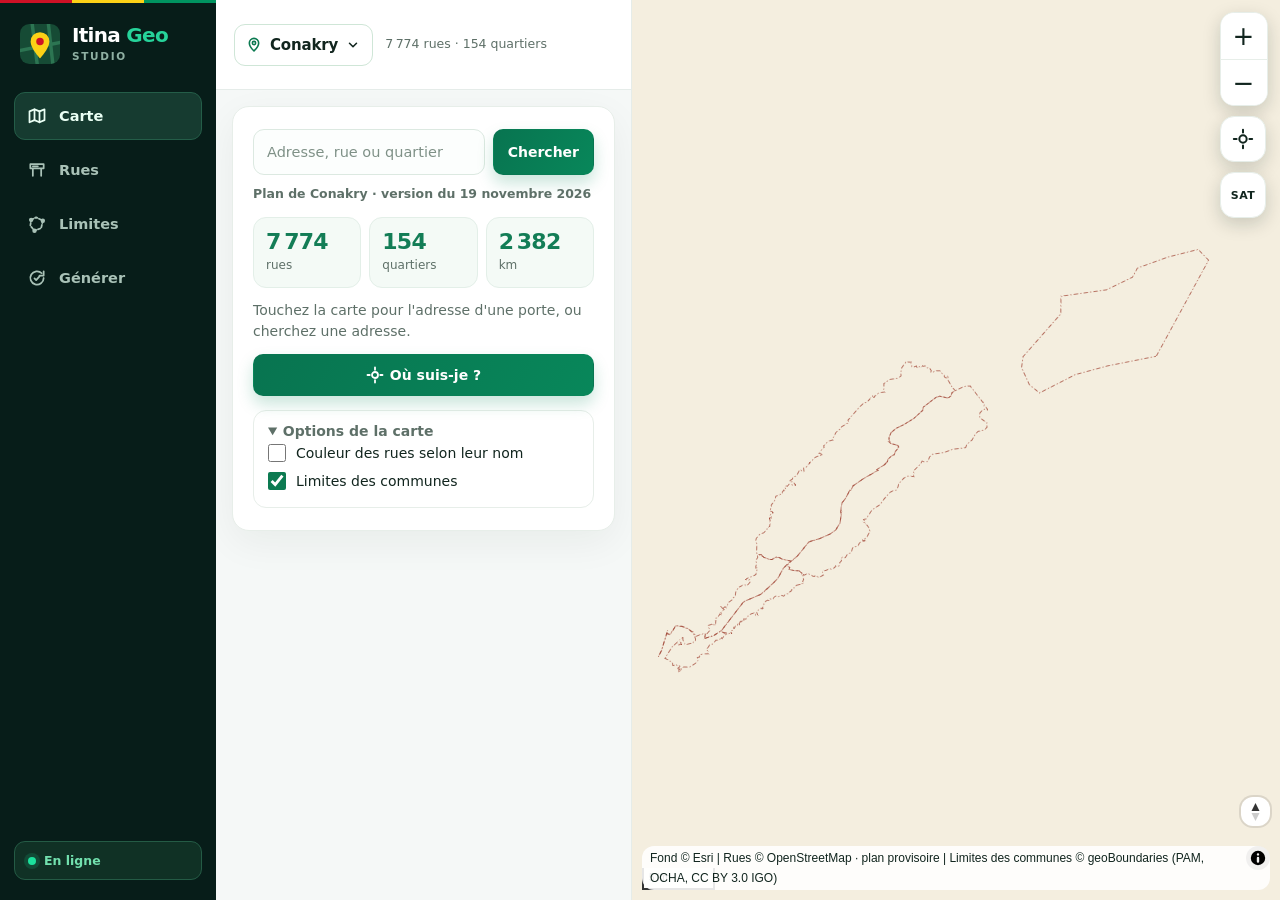
<file: studio.html>
<!doctype html>
<html lang="fr">
<head>
<meta charset="utf-8">
<meta http-equiv="Content-Security-Policy" content="default-src 'self'; script-src 'self' 'sha256-NFKYXczPNvutUIV6wnnQyfD9SWZj7FU3vL9uxPOGpcQ='; style-src 'self' 'unsafe-inline' https://fonts.googleapis.com; font-src 'self' https://fonts.gstatic.com; img-src 'self' data: blob: https://server.arcgisonline.com; connect-src 'self' https://server.arcgisonline.com https://overpass-api.de https://overpass.kumi.systems; worker-src 'self' blob:; child-src blob:; object-src 'none'; base-uri 'none'; form-action 'none'">
<meta name="referrer" content="strict-origin-when-cross-origin">
<meta name="viewport" content="width=device-width,initial-scale=1,viewport-fit=cover">
<meta name="robots" content="noindex">
<meta name="theme-color" content="#071d19">
<meta name="apple-mobile-web-app-capable" content="yes">
<meta name="apple-mobile-web-app-title" content="Itina Geo">
<title>Itina Geo · Studio</title>
<meta name="description" content="Studio du plan d'adressage des villes de Guinée : carte, adresses, guidage, noms des rues, limites des communes et génération du référentiel, même sans internet.">
<link rel="manifest" href="studio.webmanifest">
<link rel="icon" href="studio-icone.svg" type="image/svg+xml">
<link rel="apple-touch-icon" href="studio-icone-180.png">
<link rel="preconnect" href="https://fonts.googleapis.com"><link rel="preconnect" href="https://fonts.gstatic.com" crossorigin>
<link rel="stylesheet" href="https://fonts.googleapis.com/css2?family=Inter:wght@400..800&display=swap">
<link rel="stylesheet" href="lib/maplibre-gl.css">
<link rel="stylesheet" href="style.css">
<script>if(window.top!==window.self){document.documentElement.style.display='none';try{window.top.location=window.self.location.href}catch(e){}}</script>
<style>
/* Itina Geo · Studio — d'après la maquette « Itina Geo Studio » : barre latérale vert forêt, espace de travail clair,
   panneaux blancs arrondis, accent émeraude. Couleurs relevées sur la maquette, assombries là où le texte doit rester lisible (AA). */
:root{--rail:216px;--col:416px;--sw:calc(var(--rail) + var(--col));--tabh:58px;
  --bg:#f5f8f7;--panel:#ffffff;--fg:#11251e;--muted:#5e7068;--line:#e5ece9;--soft:#f3f8f5;
  --green:#0c7a51;--on-green:#ffffff;--green-soft:#e4fbee;--green-line:#bfe9d3;--vif:#19c68a;
  --cta:linear-gradient(120deg,#087450,#08875a);--cta-ombre:0 8px 16px rgba(8,135,90,.22);
  --carte-line:#e7eee9;--ombre:0 12px 38px rgba(9,35,27,.055);
  --rail-bg:#071d19;--rail-fg:#d7e6df;--rail-muted:#8fb0a3;--rail-txt:#a9c2b7;--rail-hover:#12302a;--rail-actif:#163b30;--rail-actif-line:#245d48;--rail-actif-fg:#eafff4;
  --live-bg:#103125;--live-line:#245b45;--live-fg:#72e0ae;--live-dot:#1ce09c;
  --focus:#0e9f6e;
  --btn-bg:#f1f9f4;--btn-line:#cfe6d7;--btn-fg:#15784e;--btn-survol:#e8f7ee;--btn-survol-line:#9fd9b9;
  --alerte-bg:#fff6f3;--alerte-line:#f1c9bd;
  --champ-bg:#fcfefd;--champ-line:#dce9e1;
  --tuile-bg:#f7faf8;--tuile-line:#e1ebe4;--tuile-fg:#55705f;--choix-line:#69cc9d;--choix-fg:#0b7a50;
  --doux-bg:#f4faf6;--doux-line:#e3efe8;--chiffre:#137d56;--survol:#f0fbf5;--sep:#edf2ee;
  --note-bg:#fffae9;--note-line:#e0ba5d;--note-bord:#f3e3b0;
  --puce-bg:#effdf6;--puce-line:#cbefe0;--puce-fg:#187653;--puce2-bg:#f7f9f8;--puce2-line:#e3eae5;--puce2-fg:#41584d;
  --accent:#e8b100;--ok:#087450;--refus:#a1381b;--renom:#2d5590;
  --street-prop:#0f7a46;--street-keep:#3e5a8a;--street-todo:#b9a07a;--street-dec:#e8b100;
  --display:"Inter",ui-sans-serif,system-ui,-apple-system,"Segoe UI",Roboto,sans-serif;
  --body:"Inter",ui-sans-serif,system-ui,-apple-system,"Segoe UI",Roboto,sans-serif}
@media (prefers-color-scheme:dark){:root:not([data-theme="light"]){
  --bg:#0b1714;--panel:#10201b;--fg:#e4efe9;--muted:#9db3a8;--line:#1f362e;--soft:#142a23;
  --green:#3fd69b;--on-green:#04170c;--green-soft:#12352a;--green-line:#2c6b52;
  --carte-line:#1d3a31;--ombre:0 12px 38px rgba(0,0,0,.32);
  --rail-bg:#050f0d;--rail-hover:#0f2a23;--rail-actif:#12382c;--rail-actif-line:#24634b;
  --focus:#4fe0a6;
  --btn-bg:#12261f;--btn-line:#24443a;--btn-fg:#7ee8b8;--btn-survol:#163028;--btn-survol-line:#2f6a52;
  --alerte-bg:#2a1712;--alerte-line:#5b2a1d;
  --champ-bg:#0d1c18;--champ-line:#24443a;
  --tuile-bg:#12261f;--tuile-line:#22403a;--tuile-fg:#a9c2b7;--choix-line:#2c6b52;--choix-fg:#4fe0a6;
  --doux-bg:#132a23;--doux-line:#1f3a31;--chiffre:#4fe0a6;--survol:#14302a;--sep:#1a312a;
  --note-bg:#2a2410;--note-line:#c9a54a;--note-bord:#4a3d14;
  --puce-bg:#12352a;--puce-line:#24634b;--puce-fg:#7ee8b8;--puce2-bg:#142a23;--puce2-line:#24443a;--puce2-fg:#c3d6cd;
  --refus:#f08a6a;--renom:#8fb0ea;--street-prop:#3fc483;--street-keep:#8fb0ea;--street-todo:#8a7a60}}
html,body{height:100%;overflow:hidden}
body{background:var(--bg);font:14.5px/1.5 var(--body);-webkit-font-smoothing:antialiased}
.btn:focus-visible,input:focus-visible,select:focus-visible,a:focus-visible,button:focus-visible{outline:3px solid var(--focus);outline-offset:2px}
#map{position:fixed;top:0;bottom:0;right:0;left:var(--sw);background:var(--paper)}
/* ---------- marque, état du réseau, mise à jour ---------- */
.hd{display:flex;align-items:center;gap:10px;flex:none}
.brand{display:flex;align-items:center;gap:10px;min-width:0;flex:1}
.brand svg{flex:none}
.brand b{font:800 19px/1.05 var(--display);letter-spacing:-.035em;color:#fff;white-space:nowrap}
.brand b span{color:#26d39a}
.brand em{font:700 10.5px/1.2 var(--body);font-style:normal;letter-spacing:.16em;text-transform:uppercase;color:var(--rail-muted);white-space:nowrap}
.net{font:700 12px/1.2 var(--body);border-radius:999px;padding:6px 11px;white-space:nowrap;background:var(--live-bg);color:var(--live-fg);border:1px solid var(--live-line);display:inline-flex;align-items:center;gap:8px}
.net::before{content:"";width:8px;height:8px;border-radius:50%;flex:none;background:var(--live-dot);box-shadow:0 0 0 4px rgba(28,224,156,.14)}
.net.off{background:#33240f;color:#ffcf8a;border-color:#6b4a1f}.net.off::before{background:#ffb347;box-shadow:0 0 0 4px rgba(255,179,71,.16)}
.flag{flex:none;height:3px}
.maj{display:flex;gap:10px;align-items:center;justify-content:space-between;flex-wrap:wrap;margin:0;padding:9px 16px;background:#0f3227;color:#c9f5df;font-size:13px;font-weight:600;border-bottom:1px solid #245b45}
.maj .btn{background:var(--vif);border-color:var(--vif);color:#06251c}
.maj .btn:hover{background:#3fd69b;border-color:#3fd69b}
/* ---------- ville ---------- */
.villebar{display:flex;align-items:center;gap:12px;padding:10px 16px;flex:none;min-width:0}
.ville-btn{all:unset;box-sizing:border-box;cursor:pointer;display:inline-flex;align-items:center;gap:8px;border:1px solid var(--btn-line);border-radius:11px;padding:0 12px 0 11px;min-height:42px;font:700 15px var(--body);letter-spacing:-.01em;color:var(--fg);background:var(--panel);flex:none}
.ville-btn:hover{background:var(--survol)}
.ville-btn:focus-visible{outline:3px solid var(--focus);outline-offset:2px}
.ville-btn svg:first-child{color:var(--green)}
.vinfo{font-size:12.5px;color:var(--muted);min-width:0;overflow:hidden;text-overflow:ellipsis;white-space:nowrap}
.ville-menu{position:absolute;z-index:40;margin:0;list-style:none;padding:6px;background:var(--panel);border:1px solid var(--carte-line);border-radius:14px;box-shadow:0 18px 44px rgba(9,35,27,.2);min-width:240px;max-height:min(70vh,520px);overflow:auto}
.ville-menu button{all:unset;box-sizing:border-box;display:flex;align-items:center;justify-content:space-between;gap:12px;width:100%;min-height:44px;padding:0 12px;border-radius:10px;cursor:pointer;font:600 14.5px var(--body);color:var(--fg)}
.ville-menu button:hover,.ville-menu button:focus-visible{background:var(--survol)}
.ville-menu button[aria-current="true"]{color:var(--green);background:var(--green-soft)}
.ville-menu small{font:500 12px var(--body);color:var(--muted)}
.ville-menu .sep{padding:12px 12px 4px;font:700 11.5px var(--body);letter-spacing:.06em;text-transform:uppercase;color:var(--muted)}
.ville-menu .sep:first-child{padding-top:6px}
.pays{margin-top:10px}.pays summary{cursor:pointer;font-weight:600}
.pays h4{margin:12px 0 4px;font:700 12px var(--body);letter-spacing:.05em;text-transform:uppercase;color:var(--muted)}
.pays ul{list-style:none;margin:0;padding:0;display:grid;grid-template-columns:repeat(auto-fill,minmax(150px,1fr));gap:2px 12px}
.pays li{display:flex;justify-content:space-between;gap:8px;padding:5px 0;border-bottom:1px solid var(--tuile-line);font:500 13.5px var(--body)}
.pays li .refaire{flex:none;min-height:30px;padding:0 10px;border:1px solid var(--tuile-line);border-radius:10px;background:transparent;color:var(--fg);font:600 12px var(--body);cursor:pointer}.pays li span{flex:1}
.pays small{font:600 12px var(--body);color:var(--muted)}.pays small.ok{color:var(--green)}.pays small.en{color:var(--blue)}.pays small.ko{color:var(--warn);cursor:help}
/* ---------- onglets ---------- */
.tabs{display:grid;gap:6px;flex:none}
.tabs button{all:unset;box-sizing:border-box;cursor:pointer;display:flex;align-items:center;gap:12px;min-height:48px;padding:0 12px;border-radius:11px;border:1px solid transparent;font:650 14.5px var(--body);position:relative}
.tabs button svg{width:20px;height:20px;flex:none}
.tabs button:focus-visible{outline:3px solid var(--focus);outline-offset:2px}
.tabs .badge{margin-left:auto;min-width:22px;height:20px;border-radius:10px;background:var(--vif);color:#06251c;font:800 11px/20px var(--body);text-align:center;padding:0 6px}
.sheet{flex:1;overflow-y:auto;overflow-x:hidden;overscroll-behavior:contain}
.handle{display:none}
/* ---------- contenu des onglets ---------- */
.pane h2{font:800 22px/1.18 var(--display);letter-spacing:-.03em;margin:2px 0 6px;text-wrap:balance}
.pane h3{font:800 11px/1.3 var(--body);letter-spacing:.13em;text-transform:uppercase;color:var(--muted);margin:22px 0 8px}
.pane .lead{margin:0 0 12px;color:var(--muted);font-size:14px}
.eyebrow{font:800 11px/1.35 var(--body);letter-spacing:.13em;text-transform:uppercase;color:var(--green);display:flex;align-items:center;gap:8px;min-height:22px}
.eyebrow span{color:var(--muted);letter-spacing:.06em}
.eyebrow .lien{text-transform:none;letter-spacing:0;font-size:13px;margin:0}
#fiche>.eyebrow{font:600 12.5px/1.35 var(--body);letter-spacing:0;text-transform:none;color:var(--muted)}
.eyebrow .x{margin-left:auto;width:34px;height:34px;flex:none;border:1px solid var(--carte-line);border-radius:10px;background:var(--panel);color:var(--fg);cursor:pointer;display:grid;place-items:center}
.btn{font:650 14px var(--body);border:1px solid var(--btn-line);background:var(--btn-bg);color:var(--btn-fg);border-radius:10px;padding:9px 14px;min-height:42px}
.btn:hover{border-color:var(--btn-survol-line);background:var(--btn-survol)}
.btn.primary,.btn.ok{background:var(--cta);border-color:transparent;color:#fff;box-shadow:var(--cta-ombre)}
.btn.primary:hover,.btn.ok:hover{border-color:transparent;filter:brightness(.94)}
.btn.warn{border-color:var(--alerte-line);background:var(--alerte-bg);color:var(--refus)}
.btn.warn:hover{border-color:var(--refus)}
.btn.mini{min-height:34px;padding:5px 11px;font-size:13px}
.btn[disabled]{opacity:.45;filter:none}
.row{display:flex;flex-wrap:wrap;gap:8px;margin-top:12px}.row .btn{flex:1 1 auto}
input[type=text],input[type=search],select{font:500 14.5px var(--body);color:var(--fg);background:var(--champ-bg);border:1px solid var(--champ-line);border-radius:11px;min-height:46px;padding:9px 13px}
input[type=text]:focus,input[type=search]:focus,select:focus{border-color:var(--focus);box-shadow:0 0 0 3px color-mix(in srgb,var(--focus) 22%,transparent);outline:none}
input::placeholder{color:#7f9187}
.find{display:flex;gap:8px;margin:2px 0 8px}.find input{flex:1;min-width:0}
.sugg{list-style:none;margin:0 0 10px;padding:4px;background:var(--panel);border:1px solid var(--carte-line);border-radius:12px;max-height:300px;overflow:auto;box-shadow:0 8px 18px rgba(18,63,42,.07)}
.sugg button{all:unset;box-sizing:border-box;display:flex;flex-direction:column;gap:1px;width:100%;padding:9px 11px;border-radius:9px;cursor:pointer}
.sugg button:hover,.sugg button:focus-visible,.sugg button[aria-selected="true"]{background:var(--survol)}
.sugg b{font-weight:650}.sugg small{color:var(--muted);font-size:12px}
.sugg .vide{padding:10px;color:var(--muted);font-size:14px}
.fiche{background:var(--doux-bg);border:1px solid var(--doux-line);border-radius:14px;padding:16px;margin-top:10px}
.fiche h2{margin-top:6px}
.l2{font-size:15px;font-weight:500}
.st{font-size:13px;color:var(--muted);margin:6px 0 0}.st.prov{color:var(--warn)}
.ded{margin:10px 0 0;padding:9px 12px;border-left:3px solid var(--note-line);background:var(--note-bg);border-radius:0 10px 10px 0;font-size:13px;line-height:1.45}
.chips{display:flex;flex-wrap:wrap;gap:6px;margin:12px 0 2px}
.chip{font:600 12px ui-monospace,SFMono-Regular,Menlo,monospace;padding:6px 11px;border-radius:999px;background:var(--puce-bg);color:var(--puce-fg);border:1px solid var(--puce-line);cursor:pointer;min-height:32px;max-width:100%;overflow-wrap:anywhere;text-align:left}
.chip.pc{background:var(--puce2-bg);color:var(--puce2-fg);border-color:var(--puce2-line)}
.modes{display:grid;grid-template-columns:repeat(3,1fr);gap:8px;margin:12px 0}
.modes button{all:unset;box-sizing:border-box;text-align:center;padding:10px 4px;border-radius:11px;border:1px solid var(--tuile-line);background:var(--tuile-bg);font:650 13.5px var(--body);cursor:pointer;color:var(--tuile-fg)}
.modes button[aria-pressed="true"]{background:var(--green-soft);border-color:var(--choix-line);color:var(--choix-fg)}
.modes button:focus-visible,.seg button:focus-visible{outline:3px solid var(--focus);outline-offset:2px}
.sum{display:flex;gap:14px;align-items:baseline}.sum b{font:800 28px/1.1 var(--display);letter-spacing:-.04em;font-variant-numeric:tabular-nums}.sum span{color:var(--muted);font-size:13.5px}
.pts{display:grid;grid-template-columns:14px 1fr;gap:6px 10px;align-items:center;font-size:14px;margin:10px 0}
.pts i{width:10px;height:10px;border-radius:50%;display:block}.pts .a{background:#3b87e8}.pts .b{background:#f17f67}
.lien{all:unset;cursor:pointer;color:var(--green);font-weight:650;font-size:13px;margin-left:10px;padding:4px 0}
.steps{list-style:none;margin:12px 0 0;padding:0;display:grid;gap:6px}
.steps li{display:flex;justify-content:space-between;gap:10px;padding:10px 12px;border:1px solid var(--sep);background:var(--tuile-bg);border-radius:10px;font-size:13px}
.steps li span:last-child{color:var(--muted);white-space:nowrap}
.kpis{display:grid;grid-template-columns:repeat(3,1fr);gap:8px;margin:12px 0}
.kpi{background:var(--doux-bg);border:1px solid var(--doux-line);border-radius:13px;padding:11px 12px}
.kpi b{display:block;font:800 22px/1.15 var(--display);letter-spacing:-.035em;font-variant-numeric:tabular-nums;color:var(--chiffre)}
.kpi span{font-size:12px;color:var(--muted)}
.toggles{display:grid;gap:8px;margin:14px 0 0;padding:12px 14px;border:1px solid var(--carte-line);border-radius:13px;background:var(--panel)}
.toggles summary{cursor:pointer;font:600 14px var(--body);color:var(--muted);list-style-position:inside}
.toggles:not([open]){padding:9px 14px}
.kpis-ligne{display:none;margin:2px 0 4px;font:600 13px var(--body);color:var(--muted)}
.toggles label{display:flex;gap:10px;align-items:center;cursor:pointer;font-size:14px;min-height:28px}
.toggles input{width:18px;height:18px;margin:0;accent-color:var(--green);flex:none}
.leg{display:flex;flex-wrap:wrap;gap:4px 14px;font-size:12px;color:var(--muted)}.leg i{display:inline-block;width:18px;height:5px;border-radius:3px;margin-right:6px;vertical-align:middle}
/* rues */
.seg{display:grid;grid-template-columns:repeat(4,1fr);gap:6px;margin:10px 0}
.seg button{all:unset;box-sizing:border-box;display:flex;flex-direction:column;justify-content:space-between;align-items:center;text-align:center;padding:8px 2px;border-radius:11px;border:1px solid var(--tuile-line);background:var(--tuile-bg);font:650 12px var(--body);cursor:pointer;color:var(--tuile-fg);line-height:1.2}
.seg button small{display:block;font:800 13px var(--body);font-variant-numeric:tabular-nums;margin-top:2px}
.seg button[aria-pressed="true"]{background:var(--green-soft);border-color:var(--choix-line);color:var(--choix-fg)}
.filtres{display:grid;grid-template-columns:1fr;gap:8px}   /* une colonne : « Toutes les communes » n'est plus coupé sur téléphone */
.liste{list-style:none;margin:10px 0 0;padding:0}
.liste li{border-bottom:1px solid var(--sep)}
.liste li:last-child{border-bottom:0}
.rue{all:unset;box-sizing:border-box;cursor:pointer;display:grid;grid-template-columns:1fr auto;gap:2px 10px;width:100%;padding:11px 8px;border-radius:10px}
.rue:hover,.rue:focus-visible{background:var(--survol)}
.rue:focus-visible{outline:3px solid var(--focus);outline-offset:-3px}
.rue b{font-weight:650;font-size:14.5px;overflow-wrap:anywhere}
.rue small{grid-column:1;color:var(--muted);font-size:12.5px}
.tag{grid-row:1/3;grid-column:2;align-self:center;font:700 11px/1.2 var(--body);border-radius:999px;padding:4px 10px;white-space:nowrap;border:1px solid #e3eae5;background:#f5f8f6;color:#5e7068}
.tag.propose{background:#fff9de;border-color:#f3e7b5;color:#7a5d00}
.tag.valider{background:#e3f8e9;border-color:#bfeacb;color:#137a45}
.tag.renommer,.tag.officiel,.tag.usage{background:#e8efff;border-color:#c9d8f6;color:#2d5590}
.tag.refuser{background:#fdeae5;border-color:#f3c8bc;color:#a1381b}
.tag.a_nommer{background:#fff1df;border-color:#f6d9b2;color:#8a5300}
@media (prefers-color-scheme:dark){:root:not([data-theme="light"]) .tag{background:#142a23;border-color:#1f3a31;color:#9db3a8}
  :root:not([data-theme="light"]) .tag.propose{background:#2a2410;border-color:#4a3d14;color:#f2d36b}
  :root:not([data-theme="light"]) .tag.valider{background:#12352a;border-color:#24634b;color:#6ee7b7}
  :root:not([data-theme="light"]) .tag.renommer,:root:not([data-theme="light"]) .tag.officiel,:root:not([data-theme="light"]) .tag.usage{background:#172338;border-color:#2b3f63;color:#9dbcf2}
  :root:not([data-theme="light"]) .tag.refuser{background:#2e1712;border-color:#5b2a1d;color:#f6a088}
  :root:not([data-theme="light"]) .tag.a_nommer{background:#2e2210;border-color:#5a4218;color:#f5c17a}}
.plus{margin:12px 0 0;width:100%}
.facts{display:grid;grid-template-columns:auto 1fr;gap:5px 12px;font-size:13.5px;margin:12px 0 0}
.facts dt{color:var(--muted)}.facts dd{margin:0;overflow-wrap:anywhere}
.decision{margin:12px 0 0;padding:11px 13px;border-radius:12px;font-size:14px;background:var(--doux-bg);border:1px solid var(--doux-line)}
.decision b{font-weight:700}
.nav2{display:flex;justify-content:space-between;gap:8px;margin-top:14px}
.pers{list-style:none;margin:6px 0 0;padding:4px;border:1px solid var(--carte-line);border-radius:12px;max-height:220px;overflow:auto;background:var(--panel)}
.pers button{all:unset;box-sizing:border-box;display:block;width:100%;padding:8px 10px;border-radius:9px;cursor:pointer;font-size:14px}
.pers button:hover,.pers button:focus-visible{background:var(--survol)}
.pers small{display:block;color:var(--muted);font-size:12px}
.form label{display:block;font:800 10.5px/1.3 var(--body);letter-spacing:.13em;text-transform:uppercase;color:var(--muted);margin:14px 0 6px}
/* limites, générer */
table{width:100%;border-collapse:collapse;font-size:13.5px;margin-top:8px}
th,td{text-align:left;padding:8px 6px;border-bottom:1px solid var(--sep);vertical-align:middle}
th{font:800 10.5px/1.3 var(--body);letter-spacing:.12em;text-transform:uppercase;color:var(--muted)}
td.num{text-align:right;font-variant-numeric:tabular-nums}
.src{font:700 12px var(--body)}
td.act{text-align:right;width:1%}td.act .btn{display:flex;width:100%;margin:3px 0;white-space:nowrap}.src.ok{color:var(--green)}.src.mid{color:var(--warn)}.src.miss{color:var(--red)}.src.att{color:#b35d00}
.bar{height:8px;border-radius:999px;background:var(--tuile-line);overflow:hidden;margin:12px 0 6px}
.bar i{display:block;height:100%;width:0;background:linear-gradient(90deg,#08875a,#10b981);border-radius:999px;transition:width .2s}
.log{font:500 13px var(--body);color:var(--muted);min-height:1.3em}
.warns{margin:8px 0 0;padding-left:18px;font-size:13px}.warns li{margin:3px 0}
.etat{display:flex;gap:10px;align-items:flex-start;padding:12px 14px;border-radius:12px;background:var(--doux-bg);border:1px solid var(--doux-line);font-size:13.5px;margin:10px 0}
.etat.ok{background:var(--green-soft);border-color:var(--green-line)}
.etat.att{background:var(--note-bg);border-color:var(--note-bord);border-left:3px solid var(--note-line)}
.etat svg{flex:none;margin-top:2px}
.apercu-bar{position:fixed;z-index:26;left:calc(var(--sw) + 12px);right:12px;top:calc(env(safe-area-inset-top,0px) + 12px);display:flex;flex-wrap:wrap;gap:8px 12px;align-items:center;justify-content:space-between;background:#3a2a0b;color:#ffe6b5;border-radius:13px;padding:9px 14px;font-weight:650;font-size:14px;box-shadow:0 10px 28px rgba(0,0,0,.25)}
.apercu-bar .btn{min-height:34px;padding:4px 12px;font-size:13px}
.trbar{position:fixed;z-index:26;left:calc(var(--sw) + 12px);right:12px;top:calc(env(safe-area-inset-top,0px) + 12px);display:flex;flex-wrap:wrap;gap:8px 12px;align-items:center;justify-content:space-between;background:#fff8e6;color:#4a2c00;border:1px solid #f0c48a;border-radius:13px;padding:9px 14px;font-size:14px;box-shadow:0 10px 28px rgba(9,35,27,.16)}
@media (prefers-color-scheme:dark){.trbar{background:#3a2a14;color:#f6dcb4;border-color:#6b4a1f}}
@media (max-width:820px){.apercu-bar,.trbar{left:10px;right:10px;top:calc(env(safe-area-inset-top,0px) + 108px)}}
.fabs{position:fixed;z-index:15;right:max(12px,env(safe-area-inset-right,0px));top:calc(env(safe-area-inset-top,0px) + 12px);display:flex;flex-direction:column;gap:10px}
.fab{display:grid;place-items:center;width:46px;height:46px;border-radius:14px;border:1px solid var(--carte-line);background:var(--panel);color:var(--fg);box-shadow:0 6px 18px rgba(9,35,27,.18);cursor:pointer;font:800 11px var(--body);letter-spacing:.04em}
.fab[aria-pressed="true"]{background:#14835c;border-color:#14835c;color:#fff}
.fab-zoom{display:flex;flex-direction:column;border:1px solid var(--carte-line);border-radius:14px;background:var(--panel);box-shadow:0 6px 18px rgba(9,35,27,.18);overflow:hidden}
.fab-zoom .fab{border:0;border-radius:0;box-shadow:none;font:500 26px/1 var(--body)}.fab-zoom .fab+.fab{border-top:1px solid var(--carte-line)}
.fab-zoom .fab:disabled{color:var(--carte-line);cursor:default}
.toast{position:fixed;z-index:60;left:50%;transform:translateX(-50%);bottom:calc(env(safe-area-inset-bottom,0px) + 24px);background:#113c2b;color:#fff;padding:12px 18px;border-radius:11px;font-weight:600;font-size:14px;max-width:calc(100% - 32px);text-align:center;box-shadow:0 10px 30px rgba(0,0,0,.22)}
@media (max-width:820px){.toast{bottom:auto;top:calc(env(safe-area-inset-top,0px) + 108px)}}
.status{position:fixed;inset:0;z-index:70;display:grid;place-items:center;background:color-mix(in srgb,var(--bg) 88%,transparent);padding:24px;text-align:center}
.status div{max-width:440px;background:var(--panel);border:1px solid var(--carte-line);border-radius:17px;box-shadow:var(--ombre);padding:22px 24px}
.status h3{font:800 19px var(--display);letter-spacing:-.02em;margin:0 0 6px}
.pin{width:30px;height:42px;margin:-42px 0 0 -15px;filter:drop-shadow(0 2px 3px rgba(0,0,0,.4))}
.me{width:18px;height:18px;margin:-9px 0 0 -9px;border-radius:50%;background:#2a7de1;border:3px solid #fff;box-shadow:0 0 0 6px rgba(42,125,225,.25)}
.maplibregl-ctrl-attrib,.maplibregl-ctrl-attrib.maplibregl-compact{background:color-mix(in srgb,var(--panel) 88%,transparent);color:var(--fg)}.maplibregl-ctrl-attrib a{color:var(--fg)}
.maplibregl-ctrl-group{border-radius:12px!important;overflow:hidden}
.vide-ville{padding:14px;border:1px dashed var(--champ-line);border-radius:13px;color:var(--muted);font-size:14px}
/* ---------- ordinateur : barre latérale sombre, colonne de travail, carte ---------- */
@media (min-width:821px){
  .side{position:fixed;left:0;top:0;bottom:0;width:var(--sw);z-index:20;display:grid;grid-template-columns:var(--rail) minmax(0,1fr);
    grid-template-rows:auto auto 1fr auto auto;grid-template-areas:"brand ville" "nav sheet" ". sheet" "maj sheet" "net sheet";background:var(--bg);border-right:1px solid var(--line)}
  .side::before{content:"";grid-column:1;grid-row:1/-1;background:var(--rail-bg)}
  .top,.hd{display:contents}
  .brand{grid-area:brand;display:grid;grid-template-columns:auto 1fr;grid-template-rows:auto auto;column-gap:12px;row-gap:4px;align-content:center;padding:24px 20px 26px}
  .brand svg{grid-row:1/3;width:40px;height:40px}
  .brand b{align-self:end;font-size:20px}
  .brand em{align-self:start}
  .flag{grid-area:brand;align-self:start;position:relative;z-index:1}
  .net{grid-area:net;justify-self:stretch;border-radius:11px;padding:11px 13px;margin:0 14px 20px;font-size:12.5px}
  .maj{grid-area:maj;margin:0 14px 12px;border:1px solid #245b45;border-radius:12px;padding:12px;font-size:12.5px}
  .maj .btn{width:100%}
  .villebar{grid-area:ville;background:var(--panel);border-bottom:1px solid var(--line);padding:0 18px}
  .tabs{grid-area:nav;align-self:start;padding:2px 14px 16px}
  .tabs button{color:var(--rail-txt)}
  .tabs button[aria-selected="true"]{background:var(--rail-actif);border-color:var(--rail-actif-line);color:var(--rail-actif-fg)}
  .tabs button:focus-visible{outline-color:#66dbb0}
  .sheet{grid-area:sheet;min-height:0;padding:16px 16px 28px}
  .pane{background:var(--panel);border:1px solid var(--carte-line);border-radius:17px;box-shadow:var(--ombre);padding:20px 20px 22px}
  .toast{left:calc(var(--sw) + (100vw - var(--sw)) / 2);bottom:28px;max-width:min(460px,calc(100vw - var(--sw) - 48px))}
}
@media (min-width:821px) and (hover:hover){.tabs button:not([aria-selected="true"]):hover{background:var(--rail-hover);color:#e3f3eb}}
/* écran moyen : la barre latérale ne garde que les icônes */
@media (min-width:821px) and (max-width:1180px){
  :root{--rail:88px;--col:368px}
  .side{grid-template-rows:auto auto 1fr auto;grid-template-areas:"brand ville" "nav maj" "nav sheet" "net sheet"}
  .brand{display:flex;justify-content:center;padding:22px 0 24px}
  .brand b,.brand em{display:none}
  .tabs{padding:2px 10px 14px}
  .tabs button{flex-direction:column;justify-content:center;gap:4px;min-height:62px;padding:6px 2px;font-size:11.5px;text-align:center}
  .tabs .badge{position:absolute;top:5px;right:7px;margin:0;min-width:18px;height:18px;font-size:10.5px;line-height:18px;padding:0 5px}
  .net{flex-direction:column;gap:6px;margin:0 8px 16px;padding:9px 4px;font-size:10.5px;text-align:center;white-space:normal}
  .maj{margin:14px 18px 0;border-radius:12px}
}
/* ---------- téléphone : barre du haut, panneau du bas, onglets en bas ---------- */
@media (max-width:820px){
  :root{--sw:0px}
  #map{left:0}
  .side{all:unset}
  .top{position:fixed;z-index:25;left:0;right:0;top:0}
  .hd{background:var(--rail-bg);color:var(--rail-fg);padding:calc(env(safe-area-inset-top,0px) + 8px) 12px 8px}
  .brand svg{width:30px;height:30px}
  .brand b{font-size:18px}.brand em{display:none}
  .villebar{position:fixed;z-index:24;left:10px;top:calc(env(safe-area-inset-top,0px) + 60px);border:0;padding:0;background:transparent}
  .villebar .ville-btn{box-shadow:0 6px 18px rgba(9,35,27,.2);border-color:transparent;border-radius:999px;padding:0 14px 0 12px}
  .vinfo{display:none}
  .tabs{position:fixed;z-index:30;left:0;right:0;bottom:0;grid-template-columns:repeat(4,1fr);gap:4px;background:var(--panel);border-top:1px solid var(--line);padding:4px 8px calc(env(safe-area-inset-bottom,0px) + 4px)}
  .tabs button{flex-direction:column;justify-content:center;gap:3px;min-height:var(--tabh);padding:0;font-size:12px;color:var(--muted)}
  .tabs button svg{width:22px;height:22px}
  .tabs button[aria-selected="true"]{background:var(--green-soft);border-color:var(--choix-line);color:var(--choix-fg)}
  .tabs .badge{position:absolute;top:3px;right:calc(50% - 30px);margin:0;min-width:18px;height:18px;font-size:10.5px;line-height:18px;padding:0 5px}
  .sheet{position:fixed;z-index:22;left:0;right:0;bottom:calc(var(--tabh) + 8px + env(safe-area-inset-bottom,0px));max-height:36vh;background:var(--panel);border-radius:22px 22px 0 0;box-shadow:0 -10px 30px rgba(9,35,27,.16);padding:4px 16px 16px}
  .sheet.grand{max-height:calc(100vh - 150px - env(safe-area-inset-top,0px))}
  .sheet.replie{max-height:48px;overflow:hidden}
  .handle{display:flex;justify-content:center;align-items:center;width:100%;height:28px;border:0;background:transparent;cursor:pointer;position:sticky;top:0;z-index:2}
  .handle::before{content:"";width:44px;height:5px;border-radius:3px;background:var(--champ-line)}
  .maplibregl-ctrl-bottom-left,.maplibregl-ctrl-bottom-right{bottom:calc(var(--sheet,200px) + var(--tabh) + 14px)}
  .maplibregl-ctrl-zoom-in,.maplibregl-ctrl-zoom-out{display:none!important}
  /* accueil de la carte resserré : chiffres sur une ligne ; « Où suis-je ? » = bouton rond de position */
  #fiche .kpis,#fiche .accueil-lead,#fiche .row-ou{display:none}
  #fiche .kpis-ligne{display:block}
  .fabs{top:calc(env(safe-area-inset-top,0px) + 60px)!important}
  body{font-size:15px}
  .maj{flex-wrap:nowrap;padding:6px 12px;font-size:12px;line-height:1.3}
  .maj span{min-width:0}
  .maj .btn{flex:none;min-height:32px;padding:4px 11px;font-size:12.5px}
  body:has(#maj:not([hidden])) .villebar,body:has(#maj:not([hidden])) .fabs{top:calc(env(safe-area-inset-top,0px) + 102px)!important}
  body:has(#maj:not([hidden])) .apercu-bar,body:has(#maj:not([hidden])) .trbar,body:has(#maj:not([hidden])) .toast{top:calc(env(safe-area-inset-top,0px) + 150px)}
}
</style>
</head>
<body>
<aside class="side" id="side">
  <div class="top">
    <header class="hd">
      <div class="brand"><svg width="30" height="30" viewBox="0 0 64 64" aria-hidden="true"><defs><clipPath id="itinaGeoHd"><rect width="64" height="64" rx="15"/></clipPath></defs><g clip-path="url(#itinaGeoHd)"><rect width="64" height="64" fill="#164b35"/><path d="M-4 43 68 29M19 -4 28 68M45 -4 53 68" stroke="#2c7552" stroke-width="5.5" stroke-linecap="round"/></g><path d="M32 55s15-15.8 15-27a15 15 0 0 0-30 0c0 11.2 15 27 15 27z" fill="#fcd116"/><circle cx="32" cy="28" r="6" fill="#ce1126"/></svg>
        <b>Itina <span>Geo</span></b><em>Studio</em></div>
      <span class="net" id="net" role="status">En ligne</span>
    </header>
    <div class="flag" aria-hidden="true"><i></i><i></i><i></i></div>
    <div class="maj" id="maj" hidden><span>Une nouvelle version du studio est prête.</span><button class="btn mini" type="button" id="majGo">Mettre à jour</button></div>
  </div>
  <div class="villebar">
    <button type="button" class="ville-btn" id="villeBtn" aria-haspopup="true" aria-expanded="false" aria-controls="villeMenu"><svg width="16" height="16" viewBox="0 0 24 24" fill="none" stroke="currentColor" stroke-width="2.4" stroke-linecap="round" stroke-linejoin="round" aria-hidden="true"><path d="M12 21s7-6.6 7-12a7 7 0 0 0-14 0c0 5.4 7 12 7 12z"/><circle cx="12" cy="9" r="2.5"/></svg><span id="villeNom">…</span><svg width="14" height="14" viewBox="0 0 24 24" fill="none" stroke="currentColor" stroke-width="2.6" stroke-linecap="round" stroke-linejoin="round" aria-hidden="true"><path d="M6 9l6 6 6-6"/></svg></button>
    <span class="vinfo" id="vinfo"></span>
    <ul class="ville-menu" id="villeMenu" role="menu" hidden></ul>
  </div>
  <nav class="tabs" role="tablist" aria-label="Outils du studio">
    <button type="button" role="tab" id="tab-carte" aria-controls="pane-carte" aria-selected="true"><svg viewBox="0 0 24 24" fill="none" stroke="currentColor" stroke-width="2.1" stroke-linecap="round" stroke-linejoin="round" aria-hidden="true"><path d="M9 4 3 6.5v13L9 17l6 2.5 6-2.5v-13L15 6.5z"/><path d="M9 4v13M15 6.5v13"/></svg>Carte</button>
    <button type="button" role="tab" id="tab-rues" aria-controls="pane-rues" aria-selected="false"><svg viewBox="0 0 24 24" fill="none" stroke="currentColor" stroke-width="2.1" stroke-linecap="round" stroke-linejoin="round" aria-hidden="true"><path d="M4 5h16v5H4zM7 10v9M17 10v9"/><path d="M7 7.5h6"/></svg>Rues<span class="badge" id="badgeRues" hidden></span></button>
    <button type="button" role="tab" id="tab-limites" aria-controls="pane-limites" aria-selected="false"><svg viewBox="0 0 24 24" fill="none" stroke="currentColor" stroke-width="2.1" stroke-linecap="round" stroke-linejoin="round" aria-hidden="true"><path d="M5 7l6-3 8 4-2 9-8 3-5-6z" stroke-dasharray="3 2.2"/><circle cx="5" cy="7" r="1.6" fill="currentColor"/><circle cx="19" cy="8" r="1.6" fill="currentColor"/><circle cx="9" cy="20" r="1.6" fill="currentColor"/></svg>Limites</button>
    <button type="button" role="tab" id="tab-generer" aria-controls="pane-generer" aria-selected="false"><svg viewBox="0 0 24 24" fill="none" stroke="currentColor" stroke-width="2.1" stroke-linecap="round" stroke-linejoin="round" aria-hidden="true"><path d="M20 12a8 8 0 1 1-2.3-5.7"/><path d="M20 4v5h-5"/><path d="M9 12.5l2 2 4-4.5"/></svg>Générer</button>
  </nav>
  <div class="sheet" id="sheet">
    <button class="handle" type="button" id="handle" aria-label="Agrandir ou réduire le panneau"></button>
    <section class="pane" id="pane-carte" role="tabpanel" aria-labelledby="tab-carte"></section>
    <section class="pane" id="pane-rues" role="tabpanel" aria-labelledby="tab-rues" hidden></section>
    <section class="pane" id="pane-limites" role="tabpanel" aria-labelledby="tab-limites" hidden></section>
    <section class="pane" id="pane-generer" role="tabpanel" aria-labelledby="tab-generer" hidden></section>
  </div>
</aside>
<div id="map" role="application" aria-label="Carte du plan d'adressage"></div>
<div class="fabs">
  <div class="fab-zoom" role="group" aria-label="Zoom"><button class="fab" type="button" id="fabPlus" aria-label="Zoomer" title="Zoomer">+</button><button class="fab" type="button" id="fabMoins" aria-label="Dézoomer" title="Dézoomer">−</button></div>
  <button class="fab" type="button" id="fabLoc" aria-label="Ma position"><svg width="22" height="22" viewBox="0 0 24 24" fill="none" stroke="currentColor" stroke-width="2.2" stroke-linecap="round" aria-hidden="true"><circle cx="12" cy="12" r="4"/><path d="M12 2v3M12 19v3M2 12h3M19 12h3"/></svg></button>
  <button class="fab" type="button" id="fabSat" aria-label="Vue satellite (en ligne)" aria-pressed="false">SAT</button>
</div>
<div class="apercu-bar" id="apercuBar" hidden><span id="apercuTxt">Aperçu de la nouvelle version</span><span class="row" style="margin:0"><button class="btn" type="button" id="apercuFin">Revenir à la version publiée</button></span></div>
<div class="trbar" id="trbar" hidden><span>Limite de <b id="trNom"></b> : touchez la carte pour placer les coins, dans l'ordre (<span id="trNb">0 point</span>).</span><span class="row" style="margin:0"><button class="btn mini" type="button" id="trUndo">Annuler le dernier point</button><button class="btn mini" type="button" id="trStop">Abandonner</button><button class="btn mini primary" type="button" id="trFin" disabled>Terminer</button></span></div>
<div class="toast" id="toast" role="status" hidden></div>
<div class="status" id="status"><div><h3>Ouverture du studio…</h3><p class="hint">La carte et les rues arrivent.</p></div></div>
<script src="lib/maplibre-gl.js"></script>
<script src="sdk/conakry-adresses.js"></script>
<script src="sdk/guidage.js"></script>
<script src="lib/noms.js"></script>
<script src="lib/guinee.js"></script>
<script src="lib/atelier-lib.js"></script>
<script src="lib/studio.js"></script>
</body>
</html>
</file>
<file: lib/maplibre-gl.css>
.maplibregl-map{font:12px/20px Helvetica Neue,Arial,Helvetica,sans-serif;overflow:hidden;position:relative;-webkit-tap-highlight-color:rgb(0 0 0/0)}.maplibregl-canvas{left:0;position:absolute;top:0}.maplibregl-map:fullscreen{height:100%;width:100%}.maplibregl-ctrl-group button.maplibregl-ctrl-compass{touch-action:none}.maplibregl-canvas-container.maplibregl-interactive,.maplibregl-ctrl-group button.maplibregl-ctrl-compass{cursor:grab;-webkit-user-select:none;-moz-user-select:none;user-select:none}.maplibregl-canvas-container.maplibregl-interactive.maplibregl-track-pointer{cursor:pointer}.maplibregl-canvas-container.maplibregl-interactive:active,.maplibregl-ctrl-group button.maplibregl-ctrl-compass:active{cursor:grabbing}.maplibregl-canvas-container.maplibregl-touch-zoom-rotate,.maplibregl-canvas-container.maplibregl-touch-zoom-rotate .maplibregl-canvas{touch-action:pan-x pan-y}.maplibregl-canvas-container.maplibregl-touch-drag-pan,.maplibregl-canvas-container.maplibregl-touch-drag-pan .maplibregl-canvas{touch-action:pinch-zoom}.maplibregl-canvas-container.maplibregl-touch-zoom-rotate.maplibregl-touch-drag-pan,.maplibregl-canvas-container.maplibregl-touch-zoom-rotate.maplibregl-touch-drag-pan .maplibregl-canvas{touch-action:none}.maplibregl-canvas-container.maplibregl-touch-drag-pan.maplibregl-cooperative-gestures,.maplibregl-canvas-container.maplibregl-touch-drag-pan.maplibregl-cooperative-gestures .maplibregl-canvas{touch-action:pan-x pan-y}.maplibregl-ctrl-bottom-left,.maplibregl-ctrl-bottom-right,.maplibregl-ctrl-top-left,.maplibregl-ctrl-top-right{pointer-events:none;position:absolute;z-index:2}.maplibregl-ctrl-top-left{left:0;top:0}.maplibregl-ctrl-top-right{right:0;top:0}.maplibregl-ctrl-bottom-left{bottom:0;left:0}.maplibregl-ctrl-bottom-right{bottom:0;right:0}.maplibregl-ctrl{clear:both;pointer-events:auto;transform:translate(0)}.maplibregl-ctrl-top-left .maplibregl-ctrl{float:left;margin:10px 0 0 10px}.maplibregl-ctrl-top-right .maplibregl-ctrl{float:right;margin:10px 10px 0 0}.maplibregl-ctrl-bottom-left .maplibregl-ctrl{float:left;margin:0 0 10px 10px}.maplibregl-ctrl-bottom-right .maplibregl-ctrl{float:right;margin:0 10px 10px 0}.maplibregl-ctrl-group{background:#fff;border-radius:4px}.maplibregl-ctrl-group:not(:empty){box-shadow:0 0 0 2px rgba(0,0,0,.1)}@media (forced-colors:active){.maplibregl-ctrl-group:not(:empty){box-shadow:0 0 0 2px ButtonText}}.maplibregl-ctrl-group button{background-color:transparent;border:0;box-sizing:border-box;cursor:pointer;display:block;height:29px;outline:none;padding:0;width:29px}.maplibregl-ctrl-group button+button{border-top:1px solid #ddd}.maplibregl-ctrl button .maplibregl-ctrl-icon{background-position:50%;background-repeat:no-repeat;display:block;height:100%;width:100%}@media (forced-colors:active){.maplibregl-ctrl-icon{background-color:transparent}.maplibregl-ctrl-group button+button{border-top:1px solid ButtonText}}.maplibregl-ctrl button::-moz-focus-inner{border:0;padding:0}.maplibregl-ctrl-attrib-button:focus,.maplibregl-ctrl-group button:focus{box-shadow:0 0 2px 2px #0096ff}.maplibregl-ctrl button:disabled{cursor:not-allowed}.maplibregl-ctrl button:disabled .maplibregl-ctrl-icon{opacity:.25}.maplibregl-ctrl button:not(:disabled):hover{background-color:rgb(0 0 0/5%)}.maplibregl-ctrl-group button:focus:focus-visible{box-shadow:0 0 2px 2px #0096ff}.maplibregl-ctrl-group button:focus:not(:focus-visible){box-shadow:none}.maplibregl-ctrl-group button:focus:first-child{border-radius:4px 4px 0 0}.maplibregl-ctrl-group button:focus:last-child{border-radius:0 0 4px 4px}.maplibregl-ctrl-group button:focus:only-child{border-radius:inherit}.maplibregl-ctrl button.maplibregl-ctrl-zoom-out .maplibregl-ctrl-icon{background-image:url("data:image/svg+xml;charset=utf-8,%3Csvg xmlns='http://www.w3.org/2000/svg' width='29' height='29' fill='%23333' viewBox='0 0 29 29'%3E%3Cpath d='M10 13c-.75 0-1.5.75-1.5 1.5S9.25 16 10 16h9c.75 0 1.5-.75 1.5-1.5S19.75 13 19 13z'/%3E%3C/svg%3E")}.maplibregl-ctrl button.maplibregl-ctrl-zoom-in .maplibregl-ctrl-icon{background-image:url("data:image/svg+xml;charset=utf-8,%3Csvg xmlns='http://www.w3.org/2000/svg' width='29' height='29' fill='%23333' viewBox='0 0 29 29'%3E%3Cpath d='M14.5 8.5c-.75 0-1.5.75-1.5 1.5v3h-3c-.75 0-1.5.75-1.5 1.5S9.25 16 10 16h3v3c0 .75.75 1.5 1.5 1.5S16 19.75 16 19v-3h3c.75 0 1.5-.75 1.5-1.5S19.75 13 19 13h-3v-3c0-.75-.75-1.5-1.5-1.5'/%3E%3C/svg%3E")}@media (forced-colors:active){.maplibregl-ctrl button.maplibregl-ctrl-zoom-out .maplibregl-ctrl-icon{background-image:url("data:image/svg+xml;charset=utf-8,%3Csvg xmlns='http://www.w3.org/2000/svg' width='29' height='29' fill='%23fff' viewBox='0 0 29 29'%3E%3Cpath d='M10 13c-.75 0-1.5.75-1.5 1.5S9.25 16 10 16h9c.75 0 1.5-.75 1.5-1.5S19.75 13 19 13z'/%3E%3C/svg%3E")}.maplibregl-ctrl button.maplibregl-ctrl-zoom-in .maplibregl-ctrl-icon{background-image:url("data:image/svg+xml;charset=utf-8,%3Csvg xmlns='http://www.w3.org/2000/svg' width='29' height='29' fill='%23fff' viewBox='0 0 29 29'%3E%3Cpath d='M14.5 8.5c-.75 0-1.5.75-1.5 1.5v3h-3c-.75 0-1.5.75-1.5 1.5S9.25 16 10 16h3v3c0 .75.75 1.5 1.5 1.5S16 19.75 16 19v-3h3c.75 0 1.5-.75 1.5-1.5S19.75 13 19 13h-3v-3c0-.75-.75-1.5-1.5-1.5'/%3E%3C/svg%3E")}}@media (forced-colors:active) and (prefers-color-scheme:light){.maplibregl-ctrl button.maplibregl-ctrl-zoom-out .maplibregl-ctrl-icon{background-image:url("data:image/svg+xml;charset=utf-8,%3Csvg xmlns='http://www.w3.org/2000/svg' width='29' height='29' viewBox='0 0 29 29'%3E%3Cpath d='M10 13c-.75 0-1.5.75-1.5 1.5S9.25 16 10 16h9c.75 0 1.5-.75 1.5-1.5S19.75 13 19 13z'/%3E%3C/svg%3E")}.maplibregl-ctrl button.maplibregl-ctrl-zoom-in .maplibregl-ctrl-icon{background-image:url("data:image/svg+xml;charset=utf-8,%3Csvg xmlns='http://www.w3.org/2000/svg' width='29' height='29' viewBox='0 0 29 29'%3E%3Cpath d='M14.5 8.5c-.75 0-1.5.75-1.5 1.5v3h-3c-.75 0-1.5.75-1.5 1.5S9.25 16 10 16h3v3c0 .75.75 1.5 1.5 1.5S16 19.75 16 19v-3h3c.75 0 1.5-.75 1.5-1.5S19.75 13 19 13h-3v-3c0-.75-.75-1.5-1.5-1.5'/%3E%3C/svg%3E")}}.maplibregl-ctrl button.maplibregl-ctrl-fullscreen .maplibregl-ctrl-icon{background-image:url("data:image/svg+xml;charset=utf-8,%3Csvg xmlns='http://www.w3.org/2000/svg' width='29' height='29' fill='%23333' viewBox='0 0 29 29'%3E%3Cpath d='M24 16v5.5c0 1.75-.75 2.5-2.5 2.5H16v-1l3-1.5-4-5.5 1-1 5.5 4 1.5-3zM6 16l1.5 3 5.5-4 1 1-4 5.5 3 1.5v1H7.5C5.75 24 5 23.25 5 21.5V16zm7-11v1l-3 1.5 4 5.5-1 1-5.5-4L6 13H5V7.5C5 5.75 5.75 5 7.5 5zm11 2.5c0-1.75-.75-2.5-2.5-2.5H16v1l3 1.5-4 5.5 1 1 5.5-4 1.5 3h1z'/%3E%3C/svg%3E")}.maplibregl-ctrl button.maplibregl-ctrl-shrink .maplibregl-ctrl-icon{background-image:url("data:image/svg+xml;charset=utf-8,%3Csvg xmlns='http://www.w3.org/2000/svg' width='29' height='29' viewBox='0 0 29 29'%3E%3Cpath d='M18.5 16c-1.75 0-2.5.75-2.5 2.5V24h1l1.5-3 5.5 4 1-1-4-5.5 3-1.5v-1zM13 18.5c0-1.75-.75-2.5-2.5-2.5H5v1l3 1.5L4 24l1 1 5.5-4 1.5 3h1zm3-8c0 1.75.75 2.5 2.5 2.5H24v-1l-3-1.5L25 5l-1-1-5.5 4L17 5h-1zM10.5 13c1.75 0 2.5-.75 2.5-2.5V5h-1l-1.5 3L5 4 4 5l4 5.5L5 12v1z'/%3E%3C/svg%3E")}@media (forced-colors:active){.maplibregl-ctrl button.maplibregl-ctrl-fullscreen .maplibregl-ctrl-icon{background-image:url("data:image/svg+xml;charset=utf-8,%3Csvg xmlns='http://www.w3.org/2000/svg' width='29' height='29' fill='%23fff' viewBox='0 0 29 29'%3E%3Cpath d='M24 16v5.5c0 1.75-.75 2.5-2.5 2.5H16v-1l3-1.5-4-5.5 1-1 5.5 4 1.5-3zM6 16l1.5 3 5.5-4 1 1-4 5.5 3 1.5v1H7.5C5.75 24 5 23.25 5 21.5V16zm7-11v1l-3 1.5 4 5.5-1 1-5.5-4L6 13H5V7.5C5 5.75 5.75 5 7.5 5zm11 2.5c0-1.75-.75-2.5-2.5-2.5H16v1l3 1.5-4 5.5 1 1 5.5-4 1.5 3h1z'/%3E%3C/svg%3E")}.maplibregl-ctrl button.maplibregl-ctrl-shrink .maplibregl-ctrl-icon{background-image:url("data:image/svg+xml;charset=utf-8,%3Csvg xmlns='http://www.w3.org/2000/svg' width='29' height='29' fill='%23fff' viewBox='0 0 29 29'%3E%3Cpath d='M18.5 16c-1.75 0-2.5.75-2.5 2.5V24h1l1.5-3 5.5 4 1-1-4-5.5 3-1.5v-1zM13 18.5c0-1.75-.75-2.5-2.5-2.5H5v1l3 1.5L4 24l1 1 5.5-4 1.5 3h1zm3-8c0 1.75.75 2.5 2.5 2.5H24v-1l-3-1.5L25 5l-1-1-5.5 4L17 5h-1zM10.5 13c1.75 0 2.5-.75 2.5-2.5V5h-1l-1.5 3L5 4 4 5l4 5.5L5 12v1z'/%3E%3C/svg%3E")}}@media (forced-colors:active) and (prefers-color-scheme:light){.maplibregl-ctrl button.maplibregl-ctrl-fullscreen .maplibregl-ctrl-icon{background-image:url("data:image/svg+xml;charset=utf-8,%3Csvg xmlns='http://www.w3.org/2000/svg' width='29' height='29' viewBox='0 0 29 29'%3E%3Cpath d='M24 16v5.5c0 1.75-.75 2.5-2.5 2.5H16v-1l3-1.5-4-5.5 1-1 5.5 4 1.5-3zM6 16l1.5 3 5.5-4 1 1-4 5.5 3 1.5v1H7.5C5.75 24 5 23.25 5 21.5V16zm7-11v1l-3 1.5 4 5.5-1 1-5.5-4L6 13H5V7.5C5 5.75 5.75 5 7.5 5zm11 2.5c0-1.75-.75-2.5-2.5-2.5H16v1l3 1.5-4 5.5 1 1 5.5-4 1.5 3h1z'/%3E%3C/svg%3E")}.maplibregl-ctrl button.maplibregl-ctrl-shrink .maplibregl-ctrl-icon{background-image:url("data:image/svg+xml;charset=utf-8,%3Csvg xmlns='http://www.w3.org/2000/svg' width='29' height='29' viewBox='0 0 29 29'%3E%3Cpath d='M18.5 16c-1.75 0-2.5.75-2.5 2.5V24h1l1.5-3 5.5 4 1-1-4-5.5 3-1.5v-1zM13 18.5c0-1.75-.75-2.5-2.5-2.5H5v1l3 1.5L4 24l1 1 5.5-4 1.5 3h1zm3-8c0 1.75.75 2.5 2.5 2.5H24v-1l-3-1.5L25 5l-1-1-5.5 4L17 5h-1zM10.5 13c1.75 0 2.5-.75 2.5-2.5V5h-1l-1.5 3L5 4 4 5l4 5.5L5 12v1z'/%3E%3C/svg%3E")}}.maplibregl-ctrl button.maplibregl-ctrl-compass .maplibregl-ctrl-icon{background-image:url("data:image/svg+xml;charset=utf-8,%3Csvg xmlns='http://www.w3.org/2000/svg' width='29' height='29' fill='%23333' viewBox='0 0 29 29'%3E%3Cpath d='m10.5 14 4-8 4 8z'/%3E%3Cpath fill='%23ccc' d='m10.5 16 4 8 4-8z'/%3E%3C/svg%3E")}@media (forced-colors:active){.maplibregl-ctrl button.maplibregl-ctrl-compass .maplibregl-ctrl-icon{background-image:url("data:image/svg+xml;charset=utf-8,%3Csvg xmlns='http://www.w3.org/2000/svg' width='29' height='29' fill='%23fff' viewBox='0 0 29 29'%3E%3Cpath d='m10.5 14 4-8 4 8z'/%3E%3Cpath fill='%23ccc' d='m10.5 16 4 8 4-8z'/%3E%3C/svg%3E")}}@media (forced-colors:active) and (prefers-color-scheme:light){.maplibregl-ctrl button.maplibregl-ctrl-compass .maplibregl-ctrl-icon{background-image:url("data:image/svg+xml;charset=utf-8,%3Csvg xmlns='http://www.w3.org/2000/svg' width='29' height='29' viewBox='0 0 29 29'%3E%3Cpath d='m10.5 14 4-8 4 8z'/%3E%3Cpath fill='%23ccc' d='m10.5 16 4 8 4-8z'/%3E%3C/svg%3E")}}.maplibregl-ctrl button.maplibregl-ctrl-terrain .maplibregl-ctrl-icon{background-image:url("data:image/svg+xml;charset=utf-8,%3Csvg xmlns='http://www.w3.org/2000/svg' width='22' height='22' fill='%23333' viewBox='0 0 22 22'%3E%3Cpath d='m1.754 13.406 4.453-4.851 3.09 3.09 3.281 3.277.969-.969-3.309-3.312 3.844-4.121 6.148 6.886h1.082v-.855l-7.207-8.07-4.84 5.187L6.169 6.57l-5.48 5.965v.871ZM.688 16.844h20.625v1.375H.688Zm0 0'/%3E%3C/svg%3E")}.maplibregl-ctrl button.maplibregl-ctrl-terrain-enabled .maplibregl-ctrl-icon{background-image:url("data:image/svg+xml;charset=utf-8,%3Csvg xmlns='http://www.w3.org/2000/svg' width='22' height='22' fill='%2333b5e5' viewBox='0 0 22 22'%3E%3Cpath d='m1.754 13.406 4.453-4.851 3.09 3.09 3.281 3.277.969-.969-3.309-3.312 3.844-4.121 6.148 6.886h1.082v-.855l-7.207-8.07-4.84 5.187L6.169 6.57l-5.48 5.965v.871ZM.688 16.844h20.625v1.375H.688Zm0 0'/%3E%3C/svg%3E")}.maplibregl-ctrl button.maplibregl-ctrl-geolocate .maplibregl-ctrl-icon{background-image:url("data:image/svg+xml;charset=utf-8,%3Csvg xmlns='http://www.w3.org/2000/svg' width='29' height='29' fill='%23333' viewBox='0 0 20 20'%3E%3Cpath d='M10 4C9 4 9 5 9 5v.1A5 5 0 0 0 5.1 9H5s-1 0-1 1 1 1 1 1h.1A5 5 0 0 0 9 14.9v.1s0 1 1 1 1-1 1-1v-.1a5 5 0 0 0 3.9-3.9h.1s1 0 1-1-1-1-1-1h-.1A5 5 0 0 0 11 5.1V5s0-1-1-1m0 2.5a3.5 3.5 0 1 1 0 7 3.5 3.5 0 1 1 0-7'/%3E%3Ccircle cx='10' cy='10' r='2'/%3E%3C/svg%3E")}.maplibregl-ctrl button.maplibregl-ctrl-geolocate:disabled .maplibregl-ctrl-icon{background-image:url("data:image/svg+xml;charset=utf-8,%3Csvg xmlns='http://www.w3.org/2000/svg' width='29' height='29' fill='%23aaa' viewBox='0 0 20 20'%3E%3Cpath d='M10 4C9 4 9 5 9 5v.1A5 5 0 0 0 5.1 9H5s-1 0-1 1 1 1 1 1h.1A5 5 0 0 0 9 14.9v.1s0 1 1 1 1-1 1-1v-.1a5 5 0 0 0 3.9-3.9h.1s1 0 1-1-1-1-1-1h-.1A5 5 0 0 0 11 5.1V5s0-1-1-1m0 2.5a3.5 3.5 0 1 1 0 7 3.5 3.5 0 1 1 0-7'/%3E%3Ccircle cx='10' cy='10' r='2'/%3E%3Cpath fill='red' d='m14 5 1 1-9 9-1-1z'/%3E%3C/svg%3E")}.maplibregl-ctrl button.maplibregl-ctrl-geolocate.maplibregl-ctrl-geolocate-active .maplibregl-ctrl-icon{background-image:url("data:image/svg+xml;charset=utf-8,%3Csvg xmlns='http://www.w3.org/2000/svg' width='29' height='29' fill='%2333b5e5' viewBox='0 0 20 20'%3E%3Cpath d='M10 4C9 4 9 5 9 5v.1A5 5 0 0 0 5.1 9H5s-1 0-1 1 1 1 1 1h.1A5 5 0 0 0 9 14.9v.1s0 1 1 1 1-1 1-1v-.1a5 5 0 0 0 3.9-3.9h.1s1 0 1-1-1-1-1-1h-.1A5 5 0 0 0 11 5.1V5s0-1-1-1m0 2.5a3.5 3.5 0 1 1 0 7 3.5 3.5 0 1 1 0-7'/%3E%3Ccircle cx='10' cy='10' r='2'/%3E%3C/svg%3E")}.maplibregl-ctrl button.maplibregl-ctrl-geolocate.maplibregl-ctrl-geolocate-active-error .maplibregl-ctrl-icon{background-image:url("data:image/svg+xml;charset=utf-8,%3Csvg xmlns='http://www.w3.org/2000/svg' width='29' height='29' fill='%23e58978' viewBox='0 0 20 20'%3E%3Cpath d='M10 4C9 4 9 5 9 5v.1A5 5 0 0 0 5.1 9H5s-1 0-1 1 1 1 1 1h.1A5 5 0 0 0 9 14.9v.1s0 1 1 1 1-1 1-1v-.1a5 5 0 0 0 3.9-3.9h.1s1 0 1-1-1-1-1-1h-.1A5 5 0 0 0 11 5.1V5s0-1-1-1m0 2.5a3.5 3.5 0 1 1 0 7 3.5 3.5 0 1 1 0-7'/%3E%3Ccircle cx='10' cy='10' r='2'/%3E%3C/svg%3E")}.maplibregl-ctrl button.maplibregl-ctrl-geolocate.maplibregl-ctrl-geolocate-background .maplibregl-ctrl-icon{background-image:url("data:image/svg+xml;charset=utf-8,%3Csvg xmlns='http://www.w3.org/2000/svg' width='29' height='29' fill='%2333b5e5' viewBox='0 0 20 20'%3E%3Cpath d='M10 4C9 4 9 5 9 5v.1A5 5 0 0 0 5.1 9H5s-1 0-1 1 1 1 1 1h.1A5 5 0 0 0 9 14.9v.1s0 1 1 1 1-1 1-1v-.1a5 5 0 0 0 3.9-3.9h.1s1 0 1-1-1-1-1-1h-.1A5 5 0 0 0 11 5.1V5s0-1-1-1m0 2.5a3.5 3.5 0 1 1 0 7 3.5 3.5 0 1 1 0-7'/%3E%3C/svg%3E")}.maplibregl-ctrl button.maplibregl-ctrl-geolocate.maplibregl-ctrl-geolocate-background-error .maplibregl-ctrl-icon{background-image:url("data:image/svg+xml;charset=utf-8,%3Csvg xmlns='http://www.w3.org/2000/svg' width='29' height='29' fill='%23e54e33' viewBox='0 0 20 20'%3E%3Cpath d='M10 4C9 4 9 5 9 5v.1A5 5 0 0 0 5.1 9H5s-1 0-1 1 1 1 1 1h.1A5 5 0 0 0 9 14.9v.1s0 1 1 1 1-1 1-1v-.1a5 5 0 0 0 3.9-3.9h.1s1 0 1-1-1-1-1-1h-.1A5 5 0 0 0 11 5.1V5s0-1-1-1m0 2.5a3.5 3.5 0 1 1 0 7 3.5 3.5 0 1 1 0-7'/%3E%3C/svg%3E")}.maplibregl-ctrl button.maplibregl-ctrl-geolocate.maplibregl-ctrl-geolocate-waiting .maplibregl-ctrl-icon{animation:maplibregl-spin 2s linear infinite}@media (forced-colors:active){.maplibregl-ctrl button.maplibregl-ctrl-geolocate .maplibregl-ctrl-icon{background-image:url("data:image/svg+xml;charset=utf-8,%3Csvg xmlns='http://www.w3.org/2000/svg' width='29' height='29' fill='%23fff' viewBox='0 0 20 20'%3E%3Cpath d='M10 4C9 4 9 5 9 5v.1A5 5 0 0 0 5.1 9H5s-1 0-1 1 1 1 1 1h.1A5 5 0 0 0 9 14.9v.1s0 1 1 1 1-1 1-1v-.1a5 5 0 0 0 3.9-3.9h.1s1 0 1-1-1-1-1-1h-.1A5 5 0 0 0 11 5.1V5s0-1-1-1m0 2.5a3.5 3.5 0 1 1 0 7 3.5 3.5 0 1 1 0-7'/%3E%3Ccircle cx='10' cy='10' r='2'/%3E%3C/svg%3E")}.maplibregl-ctrl button.maplibregl-ctrl-geolocate:disabled .maplibregl-ctrl-icon{background-image:url("data:image/svg+xml;charset=utf-8,%3Csvg xmlns='http://www.w3.org/2000/svg' width='29' height='29' fill='%23999' viewBox='0 0 20 20'%3E%3Cpath d='M10 4C9 4 9 5 9 5v.1A5 5 0 0 0 5.1 9H5s-1 0-1 1 1 1 1 1h.1A5 5 0 0 0 9 14.9v.1s0 1 1 1 1-1 1-1v-.1a5 5 0 0 0 3.9-3.9h.1s1 0 1-1-1-1-1-1h-.1A5 5 0 0 0 11 5.1V5s0-1-1-1m0 2.5a3.5 3.5 0 1 1 0 7 3.5 3.5 0 1 1 0-7'/%3E%3Ccircle cx='10' cy='10' r='2'/%3E%3Cpath fill='red' d='m14 5 1 1-9 9-1-1z'/%3E%3C/svg%3E")}.maplibregl-ctrl button.maplibregl-ctrl-geolocate.maplibregl-ctrl-geolocate-active .maplibregl-ctrl-icon{background-image:url("data:image/svg+xml;charset=utf-8,%3Csvg xmlns='http://www.w3.org/2000/svg' width='29' height='29' fill='%2333b5e5' viewBox='0 0 20 20'%3E%3Cpath d='M10 4C9 4 9 5 9 5v.1A5 5 0 0 0 5.1 9H5s-1 0-1 1 1 1 1 1h.1A5 5 0 0 0 9 14.9v.1s0 1 1 1 1-1 1-1v-.1a5 5 0 0 0 3.9-3.9h.1s1 0 1-1-1-1-1-1h-.1A5 5 0 0 0 11 5.1V5s0-1-1-1m0 2.5a3.5 3.5 0 1 1 0 7 3.5 3.5 0 1 1 0-7'/%3E%3Ccircle cx='10' cy='10' r='2'/%3E%3C/svg%3E")}.maplibregl-ctrl button.maplibregl-ctrl-geolocate.maplibregl-ctrl-geolocate-active-error .maplibregl-ctrl-icon{background-image:url("data:image/svg+xml;charset=utf-8,%3Csvg xmlns='http://www.w3.org/2000/svg' width='29' height='29' fill='%23e58978' viewBox='0 0 20 20'%3E%3Cpath d='M10 4C9 4 9 5 9 5v.1A5 5 0 0 0 5.1 9H5s-1 0-1 1 1 1 1 1h.1A5 5 0 0 0 9 14.9v.1s0 1 1 1 1-1 1-1v-.1a5 5 0 0 0 3.9-3.9h.1s1 0 1-1-1-1-1-1h-.1A5 5 0 0 0 11 5.1V5s0-1-1-1m0 2.5a3.5 3.5 0 1 1 0 7 3.5 3.5 0 1 1 0-7'/%3E%3Ccircle cx='10' cy='10' r='2'/%3E%3C/svg%3E")}.maplibregl-ctrl button.maplibregl-ctrl-geolocate.maplibregl-ctrl-geolocate-background .maplibregl-ctrl-icon{background-image:url("data:image/svg+xml;charset=utf-8,%3Csvg xmlns='http://www.w3.org/2000/svg' width='29' height='29' fill='%2333b5e5' viewBox='0 0 20 20'%3E%3Cpath d='M10 4C9 4 9 5 9 5v.1A5 5 0 0 0 5.1 9H5s-1 0-1 1 1 1 1 1h.1A5 5 0 0 0 9 14.9v.1s0 1 1 1 1-1 1-1v-.1a5 5 0 0 0 3.9-3.9h.1s1 0 1-1-1-1-1-1h-.1A5 5 0 0 0 11 5.1V5s0-1-1-1m0 2.5a3.5 3.5 0 1 1 0 7 3.5 3.5 0 1 1 0-7'/%3E%3C/svg%3E")}.maplibregl-ctrl button.maplibregl-ctrl-geolocate.maplibregl-ctrl-geolocate-background-error .maplibregl-ctrl-icon{background-image:url("data:image/svg+xml;charset=utf-8,%3Csvg xmlns='http://www.w3.org/2000/svg' width='29' height='29' fill='%23e54e33' viewBox='0 0 20 20'%3E%3Cpath d='M10 4C9 4 9 5 9 5v.1A5 5 0 0 0 5.1 9H5s-1 0-1 1 1 1 1 1h.1A5 5 0 0 0 9 14.9v.1s0 1 1 1 1-1 1-1v-.1a5 5 0 0 0 3.9-3.9h.1s1 0 1-1-1-1-1-1h-.1A5 5 0 0 0 11 5.1V5s0-1-1-1m0 2.5a3.5 3.5 0 1 1 0 7 3.5 3.5 0 1 1 0-7'/%3E%3C/svg%3E")}}@media (forced-colors:active) and (prefers-color-scheme:light){.maplibregl-ctrl button.maplibregl-ctrl-geolocate .maplibregl-ctrl-icon{background-image:url("data:image/svg+xml;charset=utf-8,%3Csvg xmlns='http://www.w3.org/2000/svg' width='29' height='29' viewBox='0 0 20 20'%3E%3Cpath d='M10 4C9 4 9 5 9 5v.1A5 5 0 0 0 5.1 9H5s-1 0-1 1 1 1 1 1h.1A5 5 0 0 0 9 14.9v.1s0 1 1 1 1-1 1-1v-.1a5 5 0 0 0 3.9-3.9h.1s1 0 1-1-1-1-1-1h-.1A5 5 0 0 0 11 5.1V5s0-1-1-1m0 2.5a3.5 3.5 0 1 1 0 7 3.5 3.5 0 1 1 0-7'/%3E%3Ccircle cx='10' cy='10' r='2'/%3E%3C/svg%3E")}.maplibregl-ctrl button.maplibregl-ctrl-geolocate:disabled .maplibregl-ctrl-icon{background-image:url("data:image/svg+xml;charset=utf-8,%3Csvg xmlns='http://www.w3.org/2000/svg' width='29' height='29' fill='%23666' viewBox='0 0 20 20'%3E%3Cpath d='M10 4C9 4 9 5 9 5v.1A5 5 0 0 0 5.1 9H5s-1 0-1 1 1 1 1 1h.1A5 5 0 0 0 9 14.9v.1s0 1 1 1 1-1 1-1v-.1a5 5 0 0 0 3.9-3.9h.1s1 0 1-1-1-1-1-1h-.1A5 5 0 0 0 11 5.1V5s0-1-1-1m0 2.5a3.5 3.5 0 1 1 0 7 3.5 3.5 0 1 1 0-7'/%3E%3Ccircle cx='10' cy='10' r='2'/%3E%3Cpath fill='red' d='m14 5 1 1-9 9-1-1z'/%3E%3C/svg%3E")}}@keyframes maplibregl-spin{0%{transform:rotate(0deg)}to{transform:rotate(1turn)}}a.maplibregl-ctrl-logo{background-image:url("data:image/svg+xml;charset=utf-8,%3Csvg xmlns='http://www.w3.org/2000/svg' width='88' height='23' fill='none'%3E%3Cpath fill='%23000' fill-opacity='.4' fill-rule='evenodd' d='M17.408 16.796h-1.827l2.501-12.095h.198l3.324 6.533.988 2.19.988-2.19 3.258-6.533h.181l2.6 12.095h-1.81l-1.218-5.644-.362-1.71-.658 1.71-2.929 5.644h-.098l-2.914-5.644-.757-1.71-.345 1.71zm1.958-3.42-.726 3.663a1.255 1.255 0 0 1-1.232 1.011h-1.827a1.255 1.255 0 0 1-1.229-1.509l2.501-12.095a1.255 1.255 0 0 1 1.23-1.001h.197a1.25 1.25 0 0 1 1.12.685l3.19 6.273 3.125-6.263a1.25 1.25 0 0 1 1.123-.695h.181a1.255 1.255 0 0 1 1.227.991l1.443 6.71a5 5 0 0 1 .314-.787l.009-.016a4.6 4.6 0 0 1 1.777-1.887c.782-.46 1.668-.667 2.611-.667a4.6 4.6 0 0 1 1.7.32l.306.134c.21-.16.474-.256.759-.256h1.694a1.255 1.255 0 0 1 1.212.925 1.255 1.255 0 0 1 1.212-.925h1.711c.284 0 .545.094.755.252.613-.3 1.312-.45 2.075-.45 1.356 0 2.557.445 3.482 1.4q.47.48.763 1.064V4.701a1.255 1.255 0 0 1 1.255-1.255h1.86A1.255 1.255 0 0 1 54.44 4.7v9.194h2.217c.19 0 .37.043.532.118v-4.77c0-.356.147-.678.385-.906a2.42 2.42 0 0 1-.682-1.71c0-.665.267-1.253.735-1.7a2.45 2.45 0 0 1 1.722-.674 2.43 2.43 0 0 1 1.705.675q.318.302.504.683V4.7a1.255 1.255 0 0 1 1.255-1.255h1.744A1.255 1.255 0 0 1 65.812 4.7v3.335a4.8 4.8 0 0 1 1.526-.246c.938 0 1.817.214 2.59.69a4.47 4.47 0 0 1 1.67 1.743v-.98a1.255 1.255 0 0 1 1.256-1.256h1.777c.233 0 .451.064.639.174a3.4 3.4 0 0 1 1.567-.372c.346 0 .861.02 1.285.232a1.25 1.25 0 0 1 .689 1.004 4.7 4.7 0 0 1 .853-.588c.795-.44 1.675-.647 2.61-.647 1.385 0 2.65.39 3.525 1.396.836.938 1.168 2.173 1.168 3.528q-.001.515-.056 1.051a1.255 1.255 0 0 1-.947 1.09l.408.952a1.255 1.255 0 0 1-.477 1.552c-.418.268-.92.463-1.458.612-.613.171-1.304.244-2.049.244-1.06 0-2.043-.207-2.886-.698l-.015-.008c-.798-.48-1.419-1.135-1.818-1.963l-.004-.008a5.8 5.8 0 0 1-.548-2.512q0-.429.053-.843a1.3 1.3 0 0 1-.333-.086l-.166-.004c-.223 0-.426.062-.643.228-.03.024-.142.139-.142.59v3.883a1.255 1.255 0 0 1-1.256 1.256h-1.777a1.255 1.255 0 0 1-1.256-1.256V15.69l-.032.057a4.8 4.8 0 0 1-1.86 1.833 5.04 5.04 0 0 1-2.484.634 4.5 4.5 0 0 1-1.935-.424 1.25 1.25 0 0 1-.764.258h-1.71a1.255 1.255 0 0 1-1.256-1.255V7.687a2.4 2.4 0 0 1-.428.625c.253.23.412.561.412.93v7.553a1.255 1.255 0 0 1-1.256 1.255h-1.843a1.25 1.25 0 0 1-.894-.373c-.228.23-.544.373-.894.373H51.32a1.255 1.255 0 0 1-1.256-1.255v-1.251l-.061.117a4.7 4.7 0 0 1-1.782 1.884 4.77 4.77 0 0 1-2.485.67 5.6 5.6 0 0 1-1.485-.188l.009 2.764a1.255 1.255 0 0 1-1.255 1.259h-1.729a1.255 1.255 0 0 1-1.255-1.255v-3.537a1.255 1.255 0 0 1-1.167.793h-1.679a1.25 1.25 0 0 1-.77-.263 4.5 4.5 0 0 1-1.945.429c-.885 0-1.724-.21-2.495-.632l-.017-.01a5 5 0 0 1-1.081-.836 1.255 1.255 0 0 1-1.254 1.312h-1.81a1.255 1.255 0 0 1-1.228-.99l-.782-3.625-2.044 3.939a1.25 1.25 0 0 1-1.115.676h-.098a1.25 1.25 0 0 1-1.116-.68l-2.061-3.994zM35.92 16.63l.207-.114.223-.15q.493-.356.735-.785l.061-.118.033 1.332h1.678V9.242h-1.694l-.033 1.267q-.133-.329-.526-.658l-.032-.028a3.2 3.2 0 0 0-.668-.428l-.27-.12a3.3 3.3 0 0 0-1.235-.23q-1.136-.001-1.974.493a3.36 3.36 0 0 0-1.3 1.382q-.445.89-.444 2.074 0 1.2.51 2.107a3.8 3.8 0 0 0 1.382 1.381 3.9 3.9 0 0 0 1.893.477q.795 0 1.455-.33zm-2.789-5.38q-.576.675-.575 1.762 0 1.102.559 1.794.576.675 1.645.675a2.25 2.25 0 0 0 .934-.19 2.2 2.2 0 0 0 .468-.29l.178-.161a2.2 2.2 0 0 0 .397-.561q.244-.5.244-1.15v-.115q0-.708-.296-1.267l-.043-.077a2.2 2.2 0 0 0-.633-.709l-.13-.086-.047-.028a2.1 2.1 0 0 0-1.073-.285q-1.052 0-1.629.692zm2.316 2.706c.163-.17.28-.407.28-.83v-.114c0-.292-.06-.508-.15-.68a.96.96 0 0 0-.353-.389.85.85 0 0 0-.464-.127c-.4 0-.56.114-.664.239l-.01.012c-.148.174-.275.45-.275.945 0 .506.122.801.27.99.097.11.266.224.68.224.303 0 .504-.09.687-.269zm7.545 1.705a2.6 2.6 0 0 0 .331.423q.319.33.755.548l.173.074q.65.255 1.49.255 1.02 0 1.844-.493a3.45 3.45 0 0 0 1.316-1.4q.493-.904.493-2.089 0-1.909-.988-2.913-.988-1.02-2.584-1.02-.898 0-1.575.347a3 3 0 0 0-.415.262l-.199.166a3.4 3.4 0 0 0-.64.82V9.242h-1.712v11.553h1.729l-.017-5.134zm.53-1.138q.206.29.48.5l.155.11.053.034q.51.296 1.119.297 1.07 0 1.645-.675.577-.69.576-1.762 0-1.119-.576-1.777-.558-.675-1.645-.675-.435 0-.835.16a2 2 0 0 0-.284.136 2 2 0 0 0-.363.254 2.2 2.2 0 0 0-.46.569l-.082.162a2.6 2.6 0 0 0-.213 1.072v.115q0 .707.296 1.267l.135.211zm.964-.818a1.1 1.1 0 0 0 .367.385.94.94 0 0 0 .476.118c.423 0 .59-.117.687-.23.159-.194.28-.478.28-.95 0-.53-.133-.8-.266-.952l-.021-.025c-.078-.094-.231-.221-.68-.221a1 1 0 0 0-.503.135l-.012.007a.86.86 0 0 0-.335.343c-.073.133-.132.324-.132.614v.115a1.4 1.4 0 0 0 .14.66zm15.7-6.222q.347-.346.346-.856a1.05 1.05 0 0 0-.345-.79 1.18 1.18 0 0 0-.84-.329q-.51 0-.855.33a1.05 1.05 0 0 0-.346.79q0 .51.346.855.345.346.856.346.51 0 .839-.346zm4.337 9.314.033-1.332q.191.403.59.747l.098.081a4 4 0 0 0 .316.224l.223.122a3.2 3.2 0 0 0 1.44.322 3.8 3.8 0 0 0 1.875-.477 3.5 3.5 0 0 0 1.382-1.366q.527-.89.526-2.09 0-1.184-.444-2.073a3.24 3.24 0 0 0-1.283-1.399q-.823-.51-1.942-.51a3.5 3.5 0 0 0-1.527.344l-.086.043-.165.09a3 3 0 0 0-.33.214q-.432.315-.656.707a2 2 0 0 0-.099.198l.082-1.283V4.701h-1.744v12.095zm.473-2.509a2.5 2.5 0 0 0 .566.7q.117.098.245.18l.144.08a2.1 2.1 0 0 0 .975.232q1.07 0 1.645-.675.576-.69.576-1.778 0-1.102-.576-1.777-.56-.691-1.645-.692a2.2 2.2 0 0 0-1.015.235q-.22.113-.415.282l-.15.142a2.1 2.1 0 0 0-.42.594q-.223.479-.223 1.1v.115q0 .705.293 1.26zm2.616-.293c.157-.191.28-.479.28-.967 0-.51-.13-.79-.276-.961l-.021-.026c-.082-.1-.232-.225-.67-.225a.87.87 0 0 0-.681.279l-.012.011c-.154.155-.274.38-.274.807v.115c0 .285.057.499.144.669a1.1 1.1 0 0 0 .367.405c.137.082.28.123.455.123.423 0 .59-.118.686-.23zm8.266-3.013q.345-.13.724-.14l.069-.002q.493 0 .642.099l.247-1.794q-.196-.099-.717-.099a2.3 2.3 0 0 0-.545.063 2 2 0 0 0-.411.148 2.2 2.2 0 0 0-.4.249 2.5 2.5 0 0 0-.485.499 2.7 2.7 0 0 0-.32.581l-.05.137v-1.48h-1.778v7.553h1.777v-3.884q0-.546.159-.943a1.5 1.5 0 0 1 .466-.636 2.5 2.5 0 0 1 .399-.253 2 2 0 0 1 .224-.099zm9.784 2.656.05-.922q0-1.743-.856-2.698-.838-.97-2.584-.97-1.119-.001-2.007.493a3.46 3.46 0 0 0-1.4 1.382q-.493.906-.493 2.106 0 1.07.428 1.975.428.89 1.332 1.432.906.526 2.255.526.973 0 1.668-.185l.044-.012.135-.04q.613-.184.984-.421l-.542-1.267q-.3.162-.642.274l-.297.087q-.51.131-1.3.131-.954 0-1.497-.444a1.6 1.6 0 0 1-.192-.193q-.366-.44-.512-1.234l-.004-.021zm-5.427-1.256-.003.022h3.752v-.138q-.011-.727-.288-1.118a1 1 0 0 0-.156-.176q-.46-.428-1.316-.428-.986 0-1.494.604-.379.45-.494 1.234zm-27.053 2.77V4.7h-1.86v12.095h5.333V15.15zm7.103-5.908v7.553h-1.843V9.242h1.843z'/%3E%3Cpath fill='%23fff' d='m19.63 11.151-.757-1.71-.345 1.71-1.12 5.644h-1.827L18.083 4.7h.197l3.325 6.533.988 2.19.988-2.19L26.839 4.7h.181l2.6 12.095h-1.81l-1.218-5.644-.362-1.71-.658 1.71-2.93 5.644h-.098l-2.913-5.644zm14.836 5.81q-1.02 0-1.893-.478a3.8 3.8 0 0 1-1.381-1.382q-.51-.906-.51-2.106 0-1.185.444-2.074a3.36 3.36 0 0 1 1.3-1.382q.839-.494 1.974-.494a3.3 3.3 0 0 1 1.234.231 3.3 3.3 0 0 1 .97.575q.396.33.527.659l.033-1.267h1.694v7.553H37.18l-.033-1.332q-.279.593-1.02 1.053a3.17 3.17 0 0 1-1.662.444zm.296-1.482q.938 0 1.58-.642.642-.66.642-1.711v-.115q0-.708-.296-1.267a2.2 2.2 0 0 0-.807-.872 2.1 2.1 0 0 0-1.119-.313q-1.053 0-1.629.692-.575.675-.575 1.76 0 1.103.559 1.795.577.675 1.645.675zm6.521-6.237h1.711v1.4q.906-1.597 2.83-1.597 1.596 0 2.584 1.02.988 1.005.988 2.914 0 1.185-.493 2.09a3.46 3.46 0 0 1-1.316 1.399 3.5 3.5 0 0 1-1.844.493q-.954 0-1.662-.329a2.67 2.67 0 0 1-1.086-.97l.017 5.134h-1.728zm4.048 6.22q1.07 0 1.645-.674.577-.69.576-1.762 0-1.119-.576-1.777-.558-.675-1.645-.675-.592 0-1.12.296-.51.28-.822.823-.296.527-.296 1.234v.115q0 .708.296 1.267.313.543.823.855.51.296 1.119.297z'/%3E%3Cpath fill='%23e1e3e9' d='M51.325 4.7h1.86v10.45h3.473v1.646h-5.333zm7.12 4.542h1.843v7.553h-1.843zm.905-1.415a1.16 1.16 0 0 1-.856-.346 1.17 1.17 0 0 1-.346-.856 1.05 1.05 0 0 1 .346-.79q.346-.329.856-.329.494 0 .839.33a1.05 1.05 0 0 1 .345.79 1.16 1.16 0 0 1-.345.855q-.33.346-.84.346zm7.875 9.133a3.17 3.17 0 0 1-1.662-.444q-.723-.46-1.004-1.053l-.033 1.332h-1.71V4.701h1.743v4.657l-.082 1.283q.279-.658 1.086-1.119a3.5 3.5 0 0 1 1.778-.477q1.119 0 1.942.51a3.24 3.24 0 0 1 1.283 1.4q.445.888.444 2.072 0 1.201-.526 2.09a3.5 3.5 0 0 1-1.382 1.366 3.8 3.8 0 0 1-1.876.477zm-.296-1.481q1.069 0 1.645-.675.577-.69.577-1.778 0-1.102-.577-1.776-.56-.691-1.645-.692a2.12 2.12 0 0 0-1.58.659q-.642.641-.642 1.694v.115q0 .71.296 1.267a2.4 2.4 0 0 0 .807.872 2.1 2.1 0 0 0 1.119.313zm5.927-6.237h1.777v1.481q.263-.757.856-1.217a2.14 2.14 0 0 1 1.349-.46q.527 0 .724.098l-.247 1.794q-.149-.099-.642-.099-.774 0-1.416.494-.626.493-.626 1.58v3.883h-1.777V9.242zm9.534 7.718q-1.35 0-2.255-.526-.904-.543-1.332-1.432a4.6 4.6 0 0 1-.428-1.975q0-1.2.493-2.106a3.46 3.46 0 0 1 1.4-1.382q.889-.495 2.007-.494 1.744 0 2.584.97.855.956.856 2.7 0 .444-.05.92h-5.43q.18 1.005.708 1.45.542.443 1.497.443.79 0 1.3-.131a4 4 0 0 0 .938-.362l.542 1.267q-.411.263-1.119.46-.708.198-1.711.197zm1.596-4.558q.016-1.02-.444-1.432-.46-.428-1.316-.428-1.728 0-1.991 1.86z'/%3E%3Cpath d='M5.074 15.948a.484.657 0 0 0-.486.659v1.84a.484.657 0 0 0 .486.659h4.101a.484.657 0 0 0 .486-.659v-1.84a.484.657 0 0 0-.486-.659zm3.56 1.16H5.617v.838h3.017z' style='fill:%23fff;fill-rule:evenodd;stroke-width:1.03600001'/%3E%3Cg style='stroke-width:1.12603545'%3E%3Cpath d='M-9.408-1.416c-3.833-.025-7.056 2.912-7.08 6.615-.02 3.08 1.653 4.832 3.107 6.268.903.892 1.721 1.74 2.32 2.902l-.525-.004c-.543-.003-.992.304-1.24.639a1.87 1.87 0 0 0-.362 1.121l-.011 1.877c-.003.402.104.787.347 1.125.244.338.688.653 1.23.656l4.142.028c.542.003.99-.306 1.238-.641a1.87 1.87 0 0 0 .363-1.121l.012-1.875a1.87 1.87 0 0 0-.348-1.127c-.243-.338-.688-.653-1.23-.656l-.518-.004c.597-1.145 1.425-1.983 2.348-2.87 1.473-1.414 3.18-3.149 3.2-6.226-.016-3.59-2.923-6.684-6.993-6.707m-.006 1.1v.002c3.274.02 5.92 2.532 5.9 5.6-.017 2.706-1.39 4.026-2.863 5.44-1.034.994-2.118 2.033-2.814 3.633-.018.041-.052.055-.075.065q-.013.004-.02.01a.34.34 0 0 1-.226.084.34.34 0 0 1-.224-.086l-.092-.077c-.699-1.615-1.768-2.669-2.781-3.67-1.454-1.435-2.797-2.762-2.78-5.478.02-3.067 2.7-5.545 5.975-5.523m-.02 2.826c-1.62-.01-2.944 1.315-2.955 2.96-.01 1.646 1.295 2.988 2.916 2.999h.002c1.621.01 2.943-1.316 2.953-2.961.011-1.646-1.294-2.988-2.916-2.998m-.005 1.1c1.017.006 1.829.83 1.822 1.89s-.83 1.874-1.848 1.867c-1.018-.006-1.829-.83-1.822-1.89s.83-1.874 1.848-1.868m-2.155 11.857 4.14.025c.271.002.49.305.487.676l-.013 1.875c-.003.37-.224.67-.495.668l-4.14-.025c-.27-.002-.487-.306-.485-.676l.012-1.875c.003-.37.224-.67.494-.668' style='color:%23000;font-style:normal;font-variant:normal;font-weight:400;font-stretch:normal;font-size:medium;line-height:normal;font-family:sans-serif;font-variant-ligatures:normal;font-variant-position:normal;font-variant-caps:normal;font-variant-numeric:normal;font-variant-alternates:normal;font-feature-settings:normal;text-indent:0;text-align:start;text-decoration:none;text-decoration-line:none;text-decoration-style:solid;text-decoration-color:%23000;letter-spacing:normal;word-spacing:normal;text-transform:none;writing-mode:lr-tb;direction:ltr;text-orientation:mixed;dominant-baseline:auto;baseline-shift:baseline;text-anchor:start;white-space:normal;shape-padding:0;clip-rule:evenodd;display:inline;overflow:visible;visibility:visible;opacity:1;isolation:auto;mix-blend-mode:normal;color-interpolation:sRGB;color-interpolation-filters:linearRGB;solid-color:%23000;solid-opacity:1;vector-effect:none;fill:%23000;fill-opacity:.4;fill-rule:evenodd;stroke:none;stroke-width:2.47727823;stroke-linecap:butt;stroke-linejoin:miter;stroke-miterlimit:4;stroke-dasharray:none;stroke-dashoffset:0;stroke-opacity:1;color-rendering:auto;image-rendering:auto;shape-rendering:auto;text-rendering:auto' transform='translate(15.553 2.85)scale(.88807)'/%3E%3Cpath d='M-9.415-.316C-12.69-.338-15.37 2.14-15.39 5.207c-.017 2.716 1.326 4.041 2.78 5.477 1.013 1 2.081 2.055 2.78 3.67l.092.076a.34.34 0 0 0 .225.086.34.34 0 0 0 .227-.083l.019-.01c.022-.009.057-.024.074-.064.697-1.6 1.78-2.64 2.814-3.634 1.473-1.414 2.847-2.733 2.864-5.44.02-3.067-2.627-5.58-5.901-5.601m-.057 8.784c1.621.011 2.944-1.315 2.955-2.96.01-1.646-1.295-2.988-2.916-2.999-1.622-.01-2.945 1.315-2.955 2.96s1.295 2.989 2.916 3' style='clip-rule:evenodd;fill:%23e1e3e9;fill-opacity:1;fill-rule:evenodd;stroke:none;stroke-width:2.47727823;stroke-miterlimit:4;stroke-dasharray:none;stroke-opacity:.4' transform='translate(15.553 2.85)scale(.88807)'/%3E%3Cpath d='M-11.594 15.465c-.27-.002-.492.297-.494.668l-.012 1.876c-.003.371.214.673.485.675l4.14.027c.271.002.492-.298.495-.668l.012-1.877c.003-.37-.215-.672-.485-.674z' style='clip-rule:evenodd;fill:%23fff;fill-opacity:1;fill-rule:evenodd;stroke:none;stroke-width:2.47727823;stroke-miterlimit:4;stroke-dasharray:none;stroke-opacity:.4' transform='translate(15.553 2.85)scale(.88807)'/%3E%3C/g%3E%3C/svg%3E");background-repeat:no-repeat;cursor:pointer;display:block;height:23px;margin:0 0 -4px -4px;overflow:hidden;width:88px}a.maplibregl-ctrl-logo.maplibregl-compact{width:14px}@media (forced-colors:active){a.maplibregl-ctrl-logo{background-color:transparent;background-image:url("data:image/svg+xml;charset=utf-8,%3Csvg xmlns='http://www.w3.org/2000/svg' width='88' height='23' fill='none'%3E%3Cpath fill='%23000' fill-opacity='.4' fill-rule='evenodd' d='M17.408 16.796h-1.827l2.501-12.095h.198l3.324 6.533.988 2.19.988-2.19 3.258-6.533h.181l2.6 12.095h-1.81l-1.218-5.644-.362-1.71-.658 1.71-2.929 5.644h-.098l-2.914-5.644-.757-1.71-.345 1.71zm1.958-3.42-.726 3.663a1.255 1.255 0 0 1-1.232 1.011h-1.827a1.255 1.255 0 0 1-1.229-1.509l2.501-12.095a1.255 1.255 0 0 1 1.23-1.001h.197a1.25 1.25 0 0 1 1.12.685l3.19 6.273 3.125-6.263a1.25 1.25 0 0 1 1.123-.695h.181a1.255 1.255 0 0 1 1.227.991l1.443 6.71a5 5 0 0 1 .314-.787l.009-.016a4.6 4.6 0 0 1 1.777-1.887c.782-.46 1.668-.667 2.611-.667a4.6 4.6 0 0 1 1.7.32l.306.134c.21-.16.474-.256.759-.256h1.694a1.255 1.255 0 0 1 1.212.925 1.255 1.255 0 0 1 1.212-.925h1.711c.284 0 .545.094.755.252.613-.3 1.312-.45 2.075-.45 1.356 0 2.557.445 3.482 1.4q.47.48.763 1.064V4.701a1.255 1.255 0 0 1 1.255-1.255h1.86A1.255 1.255 0 0 1 54.44 4.7v9.194h2.217c.19 0 .37.043.532.118v-4.77c0-.356.147-.678.385-.906a2.42 2.42 0 0 1-.682-1.71c0-.665.267-1.253.735-1.7a2.45 2.45 0 0 1 1.722-.674 2.43 2.43 0 0 1 1.705.675q.318.302.504.683V4.7a1.255 1.255 0 0 1 1.255-1.255h1.744A1.255 1.255 0 0 1 65.812 4.7v3.335a4.8 4.8 0 0 1 1.526-.246c.938 0 1.817.214 2.59.69a4.47 4.47 0 0 1 1.67 1.743v-.98a1.255 1.255 0 0 1 1.256-1.256h1.777c.233 0 .451.064.639.174a3.4 3.4 0 0 1 1.567-.372c.346 0 .861.02 1.285.232a1.25 1.25 0 0 1 .689 1.004 4.7 4.7 0 0 1 .853-.588c.795-.44 1.675-.647 2.61-.647 1.385 0 2.65.39 3.525 1.396.836.938 1.168 2.173 1.168 3.528q-.001.515-.056 1.051a1.255 1.255 0 0 1-.947 1.09l.408.952a1.255 1.255 0 0 1-.477 1.552c-.418.268-.92.463-1.458.612-.613.171-1.304.244-2.049.244-1.06 0-2.043-.207-2.886-.698l-.015-.008c-.798-.48-1.419-1.135-1.818-1.963l-.004-.008a5.8 5.8 0 0 1-.548-2.512q0-.429.053-.843a1.3 1.3 0 0 1-.333-.086l-.166-.004c-.223 0-.426.062-.643.228-.03.024-.142.139-.142.59v3.883a1.255 1.255 0 0 1-1.256 1.256h-1.777a1.255 1.255 0 0 1-1.256-1.256V15.69l-.032.057a4.8 4.8 0 0 1-1.86 1.833 5.04 5.04 0 0 1-2.484.634 4.5 4.5 0 0 1-1.935-.424 1.25 1.25 0 0 1-.764.258h-1.71a1.255 1.255 0 0 1-1.256-1.255V7.687a2.4 2.4 0 0 1-.428.625c.253.23.412.561.412.93v7.553a1.255 1.255 0 0 1-1.256 1.255h-1.843a1.25 1.25 0 0 1-.894-.373c-.228.23-.544.373-.894.373H51.32a1.255 1.255 0 0 1-1.256-1.255v-1.251l-.061.117a4.7 4.7 0 0 1-1.782 1.884 4.77 4.77 0 0 1-2.485.67 5.6 5.6 0 0 1-1.485-.188l.009 2.764a1.255 1.255 0 0 1-1.255 1.259h-1.729a1.255 1.255 0 0 1-1.255-1.255v-3.537a1.255 1.255 0 0 1-1.167.793h-1.679a1.25 1.25 0 0 1-.77-.263 4.5 4.5 0 0 1-1.945.429c-.885 0-1.724-.21-2.495-.632l-.017-.01a5 5 0 0 1-1.081-.836 1.255 1.255 0 0 1-1.254 1.312h-1.81a1.255 1.255 0 0 1-1.228-.99l-.782-3.625-2.044 3.939a1.25 1.25 0 0 1-1.115.676h-.098a1.25 1.25 0 0 1-1.116-.68l-2.061-3.994zM35.92 16.63l.207-.114.223-.15q.493-.356.735-.785l.061-.118.033 1.332h1.678V9.242h-1.694l-.033 1.267q-.133-.329-.526-.658l-.032-.028a3.2 3.2 0 0 0-.668-.428l-.27-.12a3.3 3.3 0 0 0-1.235-.23q-1.136-.001-1.974.493a3.36 3.36 0 0 0-1.3 1.382q-.445.89-.444 2.074 0 1.2.51 2.107a3.8 3.8 0 0 0 1.382 1.381 3.9 3.9 0 0 0 1.893.477q.795 0 1.455-.33zm-2.789-5.38q-.576.675-.575 1.762 0 1.102.559 1.794.576.675 1.645.675a2.25 2.25 0 0 0 .934-.19 2.2 2.2 0 0 0 .468-.29l.178-.161a2.2 2.2 0 0 0 .397-.561q.244-.5.244-1.15v-.115q0-.708-.296-1.267l-.043-.077a2.2 2.2 0 0 0-.633-.709l-.13-.086-.047-.028a2.1 2.1 0 0 0-1.073-.285q-1.052 0-1.629.692zm2.316 2.706c.163-.17.28-.407.28-.83v-.114c0-.292-.06-.508-.15-.68a.96.96 0 0 0-.353-.389.85.85 0 0 0-.464-.127c-.4 0-.56.114-.664.239l-.01.012c-.148.174-.275.45-.275.945 0 .506.122.801.27.99.097.11.266.224.68.224.303 0 .504-.09.687-.269zm7.545 1.705a2.6 2.6 0 0 0 .331.423q.319.33.755.548l.173.074q.65.255 1.49.255 1.02 0 1.844-.493a3.45 3.45 0 0 0 1.316-1.4q.493-.904.493-2.089 0-1.909-.988-2.913-.988-1.02-2.584-1.02-.898 0-1.575.347a3 3 0 0 0-.415.262l-.199.166a3.4 3.4 0 0 0-.64.82V9.242h-1.712v11.553h1.729l-.017-5.134zm.53-1.138q.206.29.48.5l.155.11.053.034q.51.296 1.119.297 1.07 0 1.645-.675.577-.69.576-1.762 0-1.119-.576-1.777-.558-.675-1.645-.675-.435 0-.835.16a2 2 0 0 0-.284.136 2 2 0 0 0-.363.254 2.2 2.2 0 0 0-.46.569l-.082.162a2.6 2.6 0 0 0-.213 1.072v.115q0 .707.296 1.267l.135.211zm.964-.818a1.1 1.1 0 0 0 .367.385.94.94 0 0 0 .476.118c.423 0 .59-.117.687-.23.159-.194.28-.478.28-.95 0-.53-.133-.8-.266-.952l-.021-.025c-.078-.094-.231-.221-.68-.221a1 1 0 0 0-.503.135l-.012.007a.86.86 0 0 0-.335.343c-.073.133-.132.324-.132.614v.115a1.4 1.4 0 0 0 .14.66zm15.7-6.222q.347-.346.346-.856a1.05 1.05 0 0 0-.345-.79 1.18 1.18 0 0 0-.84-.329q-.51 0-.855.33a1.05 1.05 0 0 0-.346.79q0 .51.346.855.345.346.856.346.51 0 .839-.346zm4.337 9.314.033-1.332q.191.403.59.747l.098.081a4 4 0 0 0 .316.224l.223.122a3.2 3.2 0 0 0 1.44.322 3.8 3.8 0 0 0 1.875-.477 3.5 3.5 0 0 0 1.382-1.366q.527-.89.526-2.09 0-1.184-.444-2.073a3.24 3.24 0 0 0-1.283-1.399q-.823-.51-1.942-.51a3.5 3.5 0 0 0-1.527.344l-.086.043-.165.09a3 3 0 0 0-.33.214q-.432.315-.656.707a2 2 0 0 0-.099.198l.082-1.283V4.701h-1.744v12.095zm.473-2.509a2.5 2.5 0 0 0 .566.7q.117.098.245.18l.144.08a2.1 2.1 0 0 0 .975.232q1.07 0 1.645-.675.576-.69.576-1.778 0-1.102-.576-1.777-.56-.691-1.645-.692a2.2 2.2 0 0 0-1.015.235q-.22.113-.415.282l-.15.142a2.1 2.1 0 0 0-.42.594q-.223.479-.223 1.1v.115q0 .705.293 1.26zm2.616-.293c.157-.191.28-.479.28-.967 0-.51-.13-.79-.276-.961l-.021-.026c-.082-.1-.232-.225-.67-.225a.87.87 0 0 0-.681.279l-.012.011c-.154.155-.274.38-.274.807v.115c0 .285.057.499.144.669a1.1 1.1 0 0 0 .367.405c.137.082.28.123.455.123.423 0 .59-.118.686-.23zm8.266-3.013q.345-.13.724-.14l.069-.002q.493 0 .642.099l.247-1.794q-.196-.099-.717-.099a2.3 2.3 0 0 0-.545.063 2 2 0 0 0-.411.148 2.2 2.2 0 0 0-.4.249 2.5 2.5 0 0 0-.485.499 2.7 2.7 0 0 0-.32.581l-.05.137v-1.48h-1.778v7.553h1.777v-3.884q0-.546.159-.943a1.5 1.5 0 0 1 .466-.636 2.5 2.5 0 0 1 .399-.253 2 2 0 0 1 .224-.099zm9.784 2.656.05-.922q0-1.743-.856-2.698-.838-.97-2.584-.97-1.119-.001-2.007.493a3.46 3.46 0 0 0-1.4 1.382q-.493.906-.493 2.106 0 1.07.428 1.975.428.89 1.332 1.432.906.526 2.255.526.973 0 1.668-.185l.044-.012.135-.04q.613-.184.984-.421l-.542-1.267q-.3.162-.642.274l-.297.087q-.51.131-1.3.131-.954 0-1.497-.444a1.6 1.6 0 0 1-.192-.193q-.366-.44-.512-1.234l-.004-.021zm-5.427-1.256-.003.022h3.752v-.138q-.011-.727-.288-1.118a1 1 0 0 0-.156-.176q-.46-.428-1.316-.428-.986 0-1.494.604-.379.45-.494 1.234zm-27.053 2.77V4.7h-1.86v12.095h5.333V15.15zm7.103-5.908v7.553h-1.843V9.242h1.843z'/%3E%3Cpath fill='%23fff' d='m19.63 11.151-.757-1.71-.345 1.71-1.12 5.644h-1.827L18.083 4.7h.197l3.325 6.533.988 2.19.988-2.19L26.839 4.7h.181l2.6 12.095h-1.81l-1.218-5.644-.362-1.71-.658 1.71-2.93 5.644h-.098l-2.913-5.644zm14.836 5.81q-1.02 0-1.893-.478a3.8 3.8 0 0 1-1.381-1.382q-.51-.906-.51-2.106 0-1.185.444-2.074a3.36 3.36 0 0 1 1.3-1.382q.839-.494 1.974-.494a3.3 3.3 0 0 1 1.234.231 3.3 3.3 0 0 1 .97.575q.396.33.527.659l.033-1.267h1.694v7.553H37.18l-.033-1.332q-.279.593-1.02 1.053a3.17 3.17 0 0 1-1.662.444zm.296-1.482q.938 0 1.58-.642.642-.66.642-1.711v-.115q0-.708-.296-1.267a2.2 2.2 0 0 0-.807-.872 2.1 2.1 0 0 0-1.119-.313q-1.053 0-1.629.692-.575.675-.575 1.76 0 1.103.559 1.795.577.675 1.645.675zm6.521-6.237h1.711v1.4q.906-1.597 2.83-1.597 1.596 0 2.584 1.02.988 1.005.988 2.914 0 1.185-.493 2.09a3.46 3.46 0 0 1-1.316 1.399 3.5 3.5 0 0 1-1.844.493q-.954 0-1.662-.329a2.67 2.67 0 0 1-1.086-.97l.017 5.134h-1.728zm4.048 6.22q1.07 0 1.645-.674.577-.69.576-1.762 0-1.119-.576-1.777-.558-.675-1.645-.675-.592 0-1.12.296-.51.28-.822.823-.296.527-.296 1.234v.115q0 .708.296 1.267.313.543.823.855.51.296 1.119.297z'/%3E%3Cpath fill='%23e1e3e9' d='M51.325 4.7h1.86v10.45h3.473v1.646h-5.333zm7.12 4.542h1.843v7.553h-1.843zm.905-1.415a1.16 1.16 0 0 1-.856-.346 1.17 1.17 0 0 1-.346-.856 1.05 1.05 0 0 1 .346-.79q.346-.329.856-.329.494 0 .839.33a1.05 1.05 0 0 1 .345.79 1.16 1.16 0 0 1-.345.855q-.33.346-.84.346zm7.875 9.133a3.17 3.17 0 0 1-1.662-.444q-.723-.46-1.004-1.053l-.033 1.332h-1.71V4.701h1.743v4.657l-.082 1.283q.279-.658 1.086-1.119a3.5 3.5 0 0 1 1.778-.477q1.119 0 1.942.51a3.24 3.24 0 0 1 1.283 1.4q.445.888.444 2.072 0 1.201-.526 2.09a3.5 3.5 0 0 1-1.382 1.366 3.8 3.8 0 0 1-1.876.477zm-.296-1.481q1.069 0 1.645-.675.577-.69.577-1.778 0-1.102-.577-1.776-.56-.691-1.645-.692a2.12 2.12 0 0 0-1.58.659q-.642.641-.642 1.694v.115q0 .71.296 1.267a2.4 2.4 0 0 0 .807.872 2.1 2.1 0 0 0 1.119.313zm5.927-6.237h1.777v1.481q.263-.757.856-1.217a2.14 2.14 0 0 1 1.349-.46q.527 0 .724.098l-.247 1.794q-.149-.099-.642-.099-.774 0-1.416.494-.626.493-.626 1.58v3.883h-1.777V9.242zm9.534 7.718q-1.35 0-2.255-.526-.904-.543-1.332-1.432a4.6 4.6 0 0 1-.428-1.975q0-1.2.493-2.106a3.46 3.46 0 0 1 1.4-1.382q.889-.495 2.007-.494 1.744 0 2.584.97.855.956.856 2.7 0 .444-.05.92h-5.43q.18 1.005.708 1.45.542.443 1.497.443.79 0 1.3-.131a4 4 0 0 0 .938-.362l.542 1.267q-.411.263-1.119.46-.708.198-1.711.197zm1.596-4.558q.016-1.02-.444-1.432-.46-.428-1.316-.428-1.728 0-1.991 1.86z'/%3E%3Cpath d='M5.074 15.948a.484.657 0 0 0-.486.659v1.84a.484.657 0 0 0 .486.659h4.101a.484.657 0 0 0 .486-.659v-1.84a.484.657 0 0 0-.486-.659zm3.56 1.16H5.617v.838h3.017z' style='fill:%23fff;fill-rule:evenodd;stroke-width:1.03600001'/%3E%3Cg style='stroke-width:1.12603545'%3E%3Cpath d='M-9.408-1.416c-3.833-.025-7.056 2.912-7.08 6.615-.02 3.08 1.653 4.832 3.107 6.268.903.892 1.721 1.74 2.32 2.902l-.525-.004c-.543-.003-.992.304-1.24.639a1.87 1.87 0 0 0-.362 1.121l-.011 1.877c-.003.402.104.787.347 1.125.244.338.688.653 1.23.656l4.142.028c.542.003.99-.306 1.238-.641a1.87 1.87 0 0 0 .363-1.121l.012-1.875a1.87 1.87 0 0 0-.348-1.127c-.243-.338-.688-.653-1.23-.656l-.518-.004c.597-1.145 1.425-1.983 2.348-2.87 1.473-1.414 3.18-3.149 3.2-6.226-.016-3.59-2.923-6.684-6.993-6.707m-.006 1.1v.002c3.274.02 5.92 2.532 5.9 5.6-.017 2.706-1.39 4.026-2.863 5.44-1.034.994-2.118 2.033-2.814 3.633-.018.041-.052.055-.075.065q-.013.004-.02.01a.34.34 0 0 1-.226.084.34.34 0 0 1-.224-.086l-.092-.077c-.699-1.615-1.768-2.669-2.781-3.67-1.454-1.435-2.797-2.762-2.78-5.478.02-3.067 2.7-5.545 5.975-5.523m-.02 2.826c-1.62-.01-2.944 1.315-2.955 2.96-.01 1.646 1.295 2.988 2.916 2.999h.002c1.621.01 2.943-1.316 2.953-2.961.011-1.646-1.294-2.988-2.916-2.998m-.005 1.1c1.017.006 1.829.83 1.822 1.89s-.83 1.874-1.848 1.867c-1.018-.006-1.829-.83-1.822-1.89s.83-1.874 1.848-1.868m-2.155 11.857 4.14.025c.271.002.49.305.487.676l-.013 1.875c-.003.37-.224.67-.495.668l-4.14-.025c-.27-.002-.487-.306-.485-.676l.012-1.875c.003-.37.224-.67.494-.668' style='color:%23000;font-style:normal;font-variant:normal;font-weight:400;font-stretch:normal;font-size:medium;line-height:normal;font-family:sans-serif;font-variant-ligatures:normal;font-variant-position:normal;font-variant-caps:normal;font-variant-numeric:normal;font-variant-alternates:normal;font-feature-settings:normal;text-indent:0;text-align:start;text-decoration:none;text-decoration-line:none;text-decoration-style:solid;text-decoration-color:%23000;letter-spacing:normal;word-spacing:normal;text-transform:none;writing-mode:lr-tb;direction:ltr;text-orientation:mixed;dominant-baseline:auto;baseline-shift:baseline;text-anchor:start;white-space:normal;shape-padding:0;clip-rule:evenodd;display:inline;overflow:visible;visibility:visible;opacity:1;isolation:auto;mix-blend-mode:normal;color-interpolation:sRGB;color-interpolation-filters:linearRGB;solid-color:%23000;solid-opacity:1;vector-effect:none;fill:%23000;fill-opacity:.4;fill-rule:evenodd;stroke:none;stroke-width:2.47727823;stroke-linecap:butt;stroke-linejoin:miter;stroke-miterlimit:4;stroke-dasharray:none;stroke-dashoffset:0;stroke-opacity:1;color-rendering:auto;image-rendering:auto;shape-rendering:auto;text-rendering:auto' transform='translate(15.553 2.85)scale(.88807)'/%3E%3Cpath d='M-9.415-.316C-12.69-.338-15.37 2.14-15.39 5.207c-.017 2.716 1.326 4.041 2.78 5.477 1.013 1 2.081 2.055 2.78 3.67l.092.076a.34.34 0 0 0 .225.086.34.34 0 0 0 .227-.083l.019-.01c.022-.009.057-.024.074-.064.697-1.6 1.78-2.64 2.814-3.634 1.473-1.414 2.847-2.733 2.864-5.44.02-3.067-2.627-5.58-5.901-5.601m-.057 8.784c1.621.011 2.944-1.315 2.955-2.96.01-1.646-1.295-2.988-2.916-2.999-1.622-.01-2.945 1.315-2.955 2.96s1.295 2.989 2.916 3' style='clip-rule:evenodd;fill:%23e1e3e9;fill-opacity:1;fill-rule:evenodd;stroke:none;stroke-width:2.47727823;stroke-miterlimit:4;stroke-dasharray:none;stroke-opacity:.4' transform='translate(15.553 2.85)scale(.88807)'/%3E%3Cpath d='M-11.594 15.465c-.27-.002-.492.297-.494.668l-.012 1.876c-.003.371.214.673.485.675l4.14.027c.271.002.492-.298.495-.668l.012-1.877c.003-.37-.215-.672-.485-.674z' style='clip-rule:evenodd;fill:%23fff;fill-opacity:1;fill-rule:evenodd;stroke:none;stroke-width:2.47727823;stroke-miterlimit:4;stroke-dasharray:none;stroke-opacity:.4' transform='translate(15.553 2.85)scale(.88807)'/%3E%3C/g%3E%3C/svg%3E")}}@media (forced-colors:active) and (prefers-color-scheme:light){a.maplibregl-ctrl-logo{background-image:url("data:image/svg+xml;charset=utf-8,%3Csvg xmlns='http://www.w3.org/2000/svg' width='88' height='23' fill='none'%3E%3Cpath fill='%23000' fill-opacity='.4' fill-rule='evenodd' d='M17.408 16.796h-1.827l2.501-12.095h.198l3.324 6.533.988 2.19.988-2.19 3.258-6.533h.181l2.6 12.095h-1.81l-1.218-5.644-.362-1.71-.658 1.71-2.929 5.644h-.098l-2.914-5.644-.757-1.71-.345 1.71zm1.958-3.42-.726 3.663a1.255 1.255 0 0 1-1.232 1.011h-1.827a1.255 1.255 0 0 1-1.229-1.509l2.501-12.095a1.255 1.255 0 0 1 1.23-1.001h.197a1.25 1.25 0 0 1 1.12.685l3.19 6.273 3.125-6.263a1.25 1.25 0 0 1 1.123-.695h.181a1.255 1.255 0 0 1 1.227.991l1.443 6.71a5 5 0 0 1 .314-.787l.009-.016a4.6 4.6 0 0 1 1.777-1.887c.782-.46 1.668-.667 2.611-.667a4.6 4.6 0 0 1 1.7.32l.306.134c.21-.16.474-.256.759-.256h1.694a1.255 1.255 0 0 1 1.212.925 1.255 1.255 0 0 1 1.212-.925h1.711c.284 0 .545.094.755.252.613-.3 1.312-.45 2.075-.45 1.356 0 2.557.445 3.482 1.4q.47.48.763 1.064V4.701a1.255 1.255 0 0 1 1.255-1.255h1.86A1.255 1.255 0 0 1 54.44 4.7v9.194h2.217c.19 0 .37.043.532.118v-4.77c0-.356.147-.678.385-.906a2.42 2.42 0 0 1-.682-1.71c0-.665.267-1.253.735-1.7a2.45 2.45 0 0 1 1.722-.674 2.43 2.43 0 0 1 1.705.675q.318.302.504.683V4.7a1.255 1.255 0 0 1 1.255-1.255h1.744A1.255 1.255 0 0 1 65.812 4.7v3.335a4.8 4.8 0 0 1 1.526-.246c.938 0 1.817.214 2.59.69a4.47 4.47 0 0 1 1.67 1.743v-.98a1.255 1.255 0 0 1 1.256-1.256h1.777c.233 0 .451.064.639.174a3.4 3.4 0 0 1 1.567-.372c.346 0 .861.02 1.285.232a1.25 1.25 0 0 1 .689 1.004 4.7 4.7 0 0 1 .853-.588c.795-.44 1.675-.647 2.61-.647 1.385 0 2.65.39 3.525 1.396.836.938 1.168 2.173 1.168 3.528q-.001.515-.056 1.051a1.255 1.255 0 0 1-.947 1.09l.408.952a1.255 1.255 0 0 1-.477 1.552c-.418.268-.92.463-1.458.612-.613.171-1.304.244-2.049.244-1.06 0-2.043-.207-2.886-.698l-.015-.008c-.798-.48-1.419-1.135-1.818-1.963l-.004-.008a5.8 5.8 0 0 1-.548-2.512q0-.429.053-.843a1.3 1.3 0 0 1-.333-.086l-.166-.004c-.223 0-.426.062-.643.228-.03.024-.142.139-.142.59v3.883a1.255 1.255 0 0 1-1.256 1.256h-1.777a1.255 1.255 0 0 1-1.256-1.256V15.69l-.032.057a4.8 4.8 0 0 1-1.86 1.833 5.04 5.04 0 0 1-2.484.634 4.5 4.5 0 0 1-1.935-.424 1.25 1.25 0 0 1-.764.258h-1.71a1.255 1.255 0 0 1-1.256-1.255V7.687a2.4 2.4 0 0 1-.428.625c.253.23.412.561.412.93v7.553a1.255 1.255 0 0 1-1.256 1.255h-1.843a1.25 1.25 0 0 1-.894-.373c-.228.23-.544.373-.894.373H51.32a1.255 1.255 0 0 1-1.256-1.255v-1.251l-.061.117a4.7 4.7 0 0 1-1.782 1.884 4.77 4.77 0 0 1-2.485.67 5.6 5.6 0 0 1-1.485-.188l.009 2.764a1.255 1.255 0 0 1-1.255 1.259h-1.729a1.255 1.255 0 0 1-1.255-1.255v-3.537a1.255 1.255 0 0 1-1.167.793h-1.679a1.25 1.25 0 0 1-.77-.263 4.5 4.5 0 0 1-1.945.429c-.885 0-1.724-.21-2.495-.632l-.017-.01a5 5 0 0 1-1.081-.836 1.255 1.255 0 0 1-1.254 1.312h-1.81a1.255 1.255 0 0 1-1.228-.99l-.782-3.625-2.044 3.939a1.25 1.25 0 0 1-1.115.676h-.098a1.25 1.25 0 0 1-1.116-.68l-2.061-3.994zM35.92 16.63l.207-.114.223-.15q.493-.356.735-.785l.061-.118.033 1.332h1.678V9.242h-1.694l-.033 1.267q-.133-.329-.526-.658l-.032-.028a3.2 3.2 0 0 0-.668-.428l-.27-.12a3.3 3.3 0 0 0-1.235-.23q-1.136-.001-1.974.493a3.36 3.36 0 0 0-1.3 1.382q-.445.89-.444 2.074 0 1.2.51 2.107a3.8 3.8 0 0 0 1.382 1.381 3.9 3.9 0 0 0 1.893.477q.795 0 1.455-.33zm-2.789-5.38q-.576.675-.575 1.762 0 1.102.559 1.794.576.675 1.645.675a2.25 2.25 0 0 0 .934-.19 2.2 2.2 0 0 0 .468-.29l.178-.161a2.2 2.2 0 0 0 .397-.561q.244-.5.244-1.15v-.115q0-.708-.296-1.267l-.043-.077a2.2 2.2 0 0 0-.633-.709l-.13-.086-.047-.028a2.1 2.1 0 0 0-1.073-.285q-1.052 0-1.629.692zm2.316 2.706c.163-.17.28-.407.28-.83v-.114c0-.292-.06-.508-.15-.68a.96.96 0 0 0-.353-.389.85.85 0 0 0-.464-.127c-.4 0-.56.114-.664.239l-.01.012c-.148.174-.275.45-.275.945 0 .506.122.801.27.99.097.11.266.224.68.224.303 0 .504-.09.687-.269zm7.545 1.705a2.6 2.6 0 0 0 .331.423q.319.33.755.548l.173.074q.65.255 1.49.255 1.02 0 1.844-.493a3.45 3.45 0 0 0 1.316-1.4q.493-.904.493-2.089 0-1.909-.988-2.913-.988-1.02-2.584-1.02-.898 0-1.575.347a3 3 0 0 0-.415.262l-.199.166a3.4 3.4 0 0 0-.64.82V9.242h-1.712v11.553h1.729l-.017-5.134zm.53-1.138q.206.29.48.5l.155.11.053.034q.51.296 1.119.297 1.07 0 1.645-.675.577-.69.576-1.762 0-1.119-.576-1.777-.558-.675-1.645-.675-.435 0-.835.16a2 2 0 0 0-.284.136 2 2 0 0 0-.363.254 2.2 2.2 0 0 0-.46.569l-.082.162a2.6 2.6 0 0 0-.213 1.072v.115q0 .707.296 1.267l.135.211zm.964-.818a1.1 1.1 0 0 0 .367.385.94.94 0 0 0 .476.118c.423 0 .59-.117.687-.23.159-.194.28-.478.28-.95 0-.53-.133-.8-.266-.952l-.021-.025c-.078-.094-.231-.221-.68-.221a1 1 0 0 0-.503.135l-.012.007a.86.86 0 0 0-.335.343c-.073.133-.132.324-.132.614v.115a1.4 1.4 0 0 0 .14.66zm15.7-6.222q.347-.346.346-.856a1.05 1.05 0 0 0-.345-.79 1.18 1.18 0 0 0-.84-.329q-.51 0-.855.33a1.05 1.05 0 0 0-.346.79q0 .51.346.855.345.346.856.346.51 0 .839-.346zm4.337 9.314.033-1.332q.191.403.59.747l.098.081a4 4 0 0 0 .316.224l.223.122a3.2 3.2 0 0 0 1.44.322 3.8 3.8 0 0 0 1.875-.477 3.5 3.5 0 0 0 1.382-1.366q.527-.89.526-2.09 0-1.184-.444-2.073a3.24 3.24 0 0 0-1.283-1.399q-.823-.51-1.942-.51a3.5 3.5 0 0 0-1.527.344l-.086.043-.165.09a3 3 0 0 0-.33.214q-.432.315-.656.707a2 2 0 0 0-.099.198l.082-1.283V4.701h-1.744v12.095zm.473-2.509a2.5 2.5 0 0 0 .566.7q.117.098.245.18l.144.08a2.1 2.1 0 0 0 .975.232q1.07 0 1.645-.675.576-.69.576-1.778 0-1.102-.576-1.777-.56-.691-1.645-.692a2.2 2.2 0 0 0-1.015.235q-.22.113-.415.282l-.15.142a2.1 2.1 0 0 0-.42.594q-.223.479-.223 1.1v.115q0 .705.293 1.26zm2.616-.293c.157-.191.28-.479.28-.967 0-.51-.13-.79-.276-.961l-.021-.026c-.082-.1-.232-.225-.67-.225a.87.87 0 0 0-.681.279l-.012.011c-.154.155-.274.38-.274.807v.115c0 .285.057.499.144.669a1.1 1.1 0 0 0 .367.405c.137.082.28.123.455.123.423 0 .59-.118.686-.23zm8.266-3.013q.345-.13.724-.14l.069-.002q.493 0 .642.099l.247-1.794q-.196-.099-.717-.099a2.3 2.3 0 0 0-.545.063 2 2 0 0 0-.411.148 2.2 2.2 0 0 0-.4.249 2.5 2.5 0 0 0-.485.499 2.7 2.7 0 0 0-.32.581l-.05.137v-1.48h-1.778v7.553h1.777v-3.884q0-.546.159-.943a1.5 1.5 0 0 1 .466-.636 2.5 2.5 0 0 1 .399-.253 2 2 0 0 1 .224-.099zm9.784 2.656.05-.922q0-1.743-.856-2.698-.838-.97-2.584-.97-1.119-.001-2.007.493a3.46 3.46 0 0 0-1.4 1.382q-.493.906-.493 2.106 0 1.07.428 1.975.428.89 1.332 1.432.906.526 2.255.526.973 0 1.668-.185l.044-.012.135-.04q.613-.184.984-.421l-.542-1.267q-.3.162-.642.274l-.297.087q-.51.131-1.3.131-.954 0-1.497-.444a1.6 1.6 0 0 1-.192-.193q-.366-.44-.512-1.234l-.004-.021zm-5.427-1.256-.003.022h3.752v-.138q-.011-.727-.288-1.118a1 1 0 0 0-.156-.176q-.46-.428-1.316-.428-.986 0-1.494.604-.379.45-.494 1.234zm-27.053 2.77V4.7h-1.86v12.095h5.333V15.15zm7.103-5.908v7.553h-1.843V9.242h1.843z'/%3E%3Cpath fill='%23fff' d='m19.63 11.151-.757-1.71-.345 1.71-1.12 5.644h-1.827L18.083 4.7h.197l3.325 6.533.988 2.19.988-2.19L26.839 4.7h.181l2.6 12.095h-1.81l-1.218-5.644-.362-1.71-.658 1.71-2.93 5.644h-.098l-2.913-5.644zm14.836 5.81q-1.02 0-1.893-.478a3.8 3.8 0 0 1-1.381-1.382q-.51-.906-.51-2.106 0-1.185.444-2.074a3.36 3.36 0 0 1 1.3-1.382q.839-.494 1.974-.494a3.3 3.3 0 0 1 1.234.231 3.3 3.3 0 0 1 .97.575q.396.33.527.659l.033-1.267h1.694v7.553H37.18l-.033-1.332q-.279.593-1.02 1.053a3.17 3.17 0 0 1-1.662.444zm.296-1.482q.938 0 1.58-.642.642-.66.642-1.711v-.115q0-.708-.296-1.267a2.2 2.2 0 0 0-.807-.872 2.1 2.1 0 0 0-1.119-.313q-1.053 0-1.629.692-.575.675-.575 1.76 0 1.103.559 1.795.577.675 1.645.675zm6.521-6.237h1.711v1.4q.906-1.597 2.83-1.597 1.596 0 2.584 1.02.988 1.005.988 2.914 0 1.185-.493 2.09a3.46 3.46 0 0 1-1.316 1.399 3.5 3.5 0 0 1-1.844.493q-.954 0-1.662-.329a2.67 2.67 0 0 1-1.086-.97l.017 5.134h-1.728zm4.048 6.22q1.07 0 1.645-.674.577-.69.576-1.762 0-1.119-.576-1.777-.558-.675-1.645-.675-.592 0-1.12.296-.51.28-.822.823-.296.527-.296 1.234v.115q0 .708.296 1.267.313.543.823.855.51.296 1.119.297z'/%3E%3Cpath fill='%23e1e3e9' d='M51.325 4.7h1.86v10.45h3.473v1.646h-5.333zm7.12 4.542h1.843v7.553h-1.843zm.905-1.415a1.16 1.16 0 0 1-.856-.346 1.17 1.17 0 0 1-.346-.856 1.05 1.05 0 0 1 .346-.79q.346-.329.856-.329.494 0 .839.33a1.05 1.05 0 0 1 .345.79 1.16 1.16 0 0 1-.345.855q-.33.346-.84.346zm7.875 9.133a3.17 3.17 0 0 1-1.662-.444q-.723-.46-1.004-1.053l-.033 1.332h-1.71V4.701h1.743v4.657l-.082 1.283q.279-.658 1.086-1.119a3.5 3.5 0 0 1 1.778-.477q1.119 0 1.942.51a3.24 3.24 0 0 1 1.283 1.4q.445.888.444 2.072 0 1.201-.526 2.09a3.5 3.5 0 0 1-1.382 1.366 3.8 3.8 0 0 1-1.876.477zm-.296-1.481q1.069 0 1.645-.675.577-.69.577-1.778 0-1.102-.577-1.776-.56-.691-1.645-.692a2.12 2.12 0 0 0-1.58.659q-.642.641-.642 1.694v.115q0 .71.296 1.267a2.4 2.4 0 0 0 .807.872 2.1 2.1 0 0 0 1.119.313zm5.927-6.237h1.777v1.481q.263-.757.856-1.217a2.14 2.14 0 0 1 1.349-.46q.527 0 .724.098l-.247 1.794q-.149-.099-.642-.099-.774 0-1.416.494-.626.493-.626 1.58v3.883h-1.777V9.242zm9.534 7.718q-1.35 0-2.255-.526-.904-.543-1.332-1.432a4.6 4.6 0 0 1-.428-1.975q0-1.2.493-2.106a3.46 3.46 0 0 1 1.4-1.382q.889-.495 2.007-.494 1.744 0 2.584.97.855.956.856 2.7 0 .444-.05.92h-5.43q.18 1.005.708 1.45.542.443 1.497.443.79 0 1.3-.131a4 4 0 0 0 .938-.362l.542 1.267q-.411.263-1.119.46-.708.198-1.711.197zm1.596-4.558q.016-1.02-.444-1.432-.46-.428-1.316-.428-1.728 0-1.991 1.86z'/%3E%3Cpath d='M5.074 15.948a.484.657 0 0 0-.486.659v1.84a.484.657 0 0 0 .486.659h4.101a.484.657 0 0 0 .486-.659v-1.84a.484.657 0 0 0-.486-.659zm3.56 1.16H5.617v.838h3.017z' style='fill:%23fff;fill-rule:evenodd;stroke-width:1.03600001'/%3E%3Cg style='stroke-width:1.12603545'%3E%3Cpath d='M-9.408-1.416c-3.833-.025-7.056 2.912-7.08 6.615-.02 3.08 1.653 4.832 3.107 6.268.903.892 1.721 1.74 2.32 2.902l-.525-.004c-.543-.003-.992.304-1.24.639a1.87 1.87 0 0 0-.362 1.121l-.011 1.877c-.003.402.104.787.347 1.125.244.338.688.653 1.23.656l4.142.028c.542.003.99-.306 1.238-.641a1.87 1.87 0 0 0 .363-1.121l.012-1.875a1.87 1.87 0 0 0-.348-1.127c-.243-.338-.688-.653-1.23-.656l-.518-.004c.597-1.145 1.425-1.983 2.348-2.87 1.473-1.414 3.18-3.149 3.2-6.226-.016-3.59-2.923-6.684-6.993-6.707m-.006 1.1v.002c3.274.02 5.92 2.532 5.9 5.6-.017 2.706-1.39 4.026-2.863 5.44-1.034.994-2.118 2.033-2.814 3.633-.018.041-.052.055-.075.065q-.013.004-.02.01a.34.34 0 0 1-.226.084.34.34 0 0 1-.224-.086l-.092-.077c-.699-1.615-1.768-2.669-2.781-3.67-1.454-1.435-2.797-2.762-2.78-5.478.02-3.067 2.7-5.545 5.975-5.523m-.02 2.826c-1.62-.01-2.944 1.315-2.955 2.96-.01 1.646 1.295 2.988 2.916 2.999h.002c1.621.01 2.943-1.316 2.953-2.961.011-1.646-1.294-2.988-2.916-2.998m-.005 1.1c1.017.006 1.829.83 1.822 1.89s-.83 1.874-1.848 1.867c-1.018-.006-1.829-.83-1.822-1.89s.83-1.874 1.848-1.868m-2.155 11.857 4.14.025c.271.002.49.305.487.676l-.013 1.875c-.003.37-.224.67-.495.668l-4.14-.025c-.27-.002-.487-.306-.485-.676l.012-1.875c.003-.37.224-.67.494-.668' style='color:%23000;font-style:normal;font-variant:normal;font-weight:400;font-stretch:normal;font-size:medium;line-height:normal;font-family:sans-serif;font-variant-ligatures:normal;font-variant-position:normal;font-variant-caps:normal;font-variant-numeric:normal;font-variant-alternates:normal;font-feature-settings:normal;text-indent:0;text-align:start;text-decoration:none;text-decoration-line:none;text-decoration-style:solid;text-decoration-color:%23000;letter-spacing:normal;word-spacing:normal;text-transform:none;writing-mode:lr-tb;direction:ltr;text-orientation:mixed;dominant-baseline:auto;baseline-shift:baseline;text-anchor:start;white-space:normal;shape-padding:0;clip-rule:evenodd;display:inline;overflow:visible;visibility:visible;opacity:1;isolation:auto;mix-blend-mode:normal;color-interpolation:sRGB;color-interpolation-filters:linearRGB;solid-color:%23000;solid-opacity:1;vector-effect:none;fill:%23000;fill-opacity:.4;fill-rule:evenodd;stroke:none;stroke-width:2.47727823;stroke-linecap:butt;stroke-linejoin:miter;stroke-miterlimit:4;stroke-dasharray:none;stroke-dashoffset:0;stroke-opacity:1;color-rendering:auto;image-rendering:auto;shape-rendering:auto;text-rendering:auto' transform='translate(15.553 2.85)scale(.88807)'/%3E%3Cpath d='M-9.415-.316C-12.69-.338-15.37 2.14-15.39 5.207c-.017 2.716 1.326 4.041 2.78 5.477 1.013 1 2.081 2.055 2.78 3.67l.092.076a.34.34 0 0 0 .225.086.34.34 0 0 0 .227-.083l.019-.01c.022-.009.057-.024.074-.064.697-1.6 1.78-2.64 2.814-3.634 1.473-1.414 2.847-2.733 2.864-5.44.02-3.067-2.627-5.58-5.901-5.601m-.057 8.784c1.621.011 2.944-1.315 2.955-2.96.01-1.646-1.295-2.988-2.916-2.999-1.622-.01-2.945 1.315-2.955 2.96s1.295 2.989 2.916 3' style='clip-rule:evenodd;fill:%23e1e3e9;fill-opacity:1;fill-rule:evenodd;stroke:none;stroke-width:2.47727823;stroke-miterlimit:4;stroke-dasharray:none;stroke-opacity:.4' transform='translate(15.553 2.85)scale(.88807)'/%3E%3Cpath d='M-11.594 15.465c-.27-.002-.492.297-.494.668l-.012 1.876c-.003.371.214.673.485.675l4.14.027c.271.002.492-.298.495-.668l.012-1.877c.003-.37-.215-.672-.485-.674z' style='clip-rule:evenodd;fill:%23fff;fill-opacity:1;fill-rule:evenodd;stroke:none;stroke-width:2.47727823;stroke-miterlimit:4;stroke-dasharray:none;stroke-opacity:.4' transform='translate(15.553 2.85)scale(.88807)'/%3E%3C/g%3E%3C/svg%3E")}}.maplibregl-ctrl.maplibregl-ctrl-attrib{background-color:hsla(0,0%,100%,.5);margin:0;padding:0 5px}@media screen{.maplibregl-ctrl-attrib.maplibregl-compact{background-color:#fff;border-radius:12px;box-sizing:content-box;color:#000;margin:10px;min-height:20px;padding:2px 24px 2px 0;position:relative}.maplibregl-ctrl-attrib.maplibregl-compact-show{padding:2px 28px 2px 8px;visibility:visible}.maplibregl-ctrl-bottom-left>.maplibregl-ctrl-attrib.maplibregl-compact-show,.maplibregl-ctrl-top-left>.maplibregl-ctrl-attrib.maplibregl-compact-show{border-radius:12px;padding:2px 8px 2px 28px}.maplibregl-ctrl-attrib.maplibregl-compact .maplibregl-ctrl-attrib-inner{display:none}.maplibregl-ctrl-attrib-button{background-color:hsla(0,0%,100%,.5);background-image:url("data:image/svg+xml;charset=utf-8,%3Csvg xmlns='http://www.w3.org/2000/svg' width='24' height='24' fill-rule='evenodd' viewBox='0 0 20 20'%3E%3Cpath d='M4 10a6 6 0 1 0 12 0 6 6 0 1 0-12 0m5-3a1 1 0 1 0 2 0 1 1 0 1 0-2 0m0 3a1 1 0 1 1 2 0v3a1 1 0 1 1-2 0'/%3E%3C/svg%3E");border:0;border-radius:12px;box-sizing:border-box;cursor:pointer;display:none;height:24px;outline:none;position:absolute;right:0;top:0;width:24px}.maplibregl-ctrl-attrib summary.maplibregl-ctrl-attrib-button{-webkit-appearance:none;-moz-appearance:none;appearance:none;list-style:none}.maplibregl-ctrl-attrib summary.maplibregl-ctrl-attrib-button::-webkit-details-marker{display:none}.maplibregl-ctrl-bottom-left .maplibregl-ctrl-attrib-button,.maplibregl-ctrl-top-left .maplibregl-ctrl-attrib-button{left:0}.maplibregl-ctrl-attrib.maplibregl-compact .maplibregl-ctrl-attrib-button,.maplibregl-ctrl-attrib.maplibregl-compact-show .maplibregl-ctrl-attrib-inner{display:block}.maplibregl-ctrl-attrib.maplibregl-compact-show .maplibregl-ctrl-attrib-button{background-color:rgb(0 0 0/5%)}.maplibregl-ctrl-bottom-right>.maplibregl-ctrl-attrib.maplibregl-compact:after{bottom:0;right:0}.maplibregl-ctrl-top-right>.maplibregl-ctrl-attrib.maplibregl-compact:after{right:0;top:0}.maplibregl-ctrl-top-left>.maplibregl-ctrl-attrib.maplibregl-compact:after{left:0;top:0}.maplibregl-ctrl-bottom-left>.maplibregl-ctrl-attrib.maplibregl-compact:after{bottom:0;left:0}}@media screen and (forced-colors:active){.maplibregl-ctrl-attrib.maplibregl-compact:after{background-image:url("data:image/svg+xml;charset=utf-8,%3Csvg xmlns='http://www.w3.org/2000/svg' width='24' height='24' fill='%23fff' fill-rule='evenodd' viewBox='0 0 20 20'%3E%3Cpath d='M4 10a6 6 0 1 0 12 0 6 6 0 1 0-12 0m5-3a1 1 0 1 0 2 0 1 1 0 1 0-2 0m0 3a1 1 0 1 1 2 0v3a1 1 0 1 1-2 0'/%3E%3C/svg%3E")}}@media screen and (forced-colors:active) and (prefers-color-scheme:light){.maplibregl-ctrl-attrib.maplibregl-compact:after{background-image:url("data:image/svg+xml;charset=utf-8,%3Csvg xmlns='http://www.w3.org/2000/svg' width='24' height='24' fill-rule='evenodd' viewBox='0 0 20 20'%3E%3Cpath d='M4 10a6 6 0 1 0 12 0 6 6 0 1 0-12 0m5-3a1 1 0 1 0 2 0 1 1 0 1 0-2 0m0 3a1 1 0 1 1 2 0v3a1 1 0 1 1-2 0'/%3E%3C/svg%3E")}}.maplibregl-ctrl-attrib a{color:rgba(0,0,0,.75);text-decoration:none}.maplibregl-ctrl-attrib a:hover{color:inherit;text-decoration:underline}.maplibregl-attrib-empty{display:none}.maplibregl-ctrl-scale{background-color:hsla(0,0%,100%,.75);border:2px solid #333;border-top:#333;box-sizing:border-box;color:#333;font-size:10px;padding:0 5px}.maplibregl-popup{display:flex;left:0;pointer-events:none;position:absolute;top:0;will-change:transform}.maplibregl-popup-anchor-top,.maplibregl-popup-anchor-top-left,.maplibregl-popup-anchor-top-right{flex-direction:column}.maplibregl-popup-anchor-bottom,.maplibregl-popup-anchor-bottom-left,.maplibregl-popup-anchor-bottom-right{flex-direction:column-reverse}.maplibregl-popup-anchor-left{flex-direction:row}.maplibregl-popup-anchor-right{flex-direction:row-reverse}.maplibregl-popup-tip{border:10px solid transparent;height:0;width:0;z-index:1}.maplibregl-popup-anchor-top .maplibregl-popup-tip{align-self:center;border-bottom-color:#fff;border-top:none}.maplibregl-popup-anchor-top-left .maplibregl-popup-tip{align-self:flex-start;border-bottom-color:#fff;border-left:none;border-top:none}.maplibregl-popup-anchor-top-right .maplibregl-popup-tip{align-self:flex-end;border-bottom-color:#fff;border-right:none;border-top:none}.maplibregl-popup-anchor-bottom .maplibregl-popup-tip{align-self:center;border-bottom:none;border-top-color:#fff}.maplibregl-popup-anchor-bottom-left .maplibregl-popup-tip{align-self:flex-start;border-bottom:none;border-left:none;border-top-color:#fff}.maplibregl-popup-anchor-bottom-right .maplibregl-popup-tip{align-self:flex-end;border-bottom:none;border-right:none;border-top-color:#fff}.maplibregl-popup-anchor-left .maplibregl-popup-tip{align-self:center;border-left:none;border-right-color:#fff}.maplibregl-popup-anchor-right .maplibregl-popup-tip{align-self:center;border-left-color:#fff;border-right:none}.maplibregl-popup-close-button{background-color:transparent;border:0;border-radius:0 3px 0 0;cursor:pointer;position:absolute;right:0;top:0}.maplibregl-popup-close-button:hover{background-color:rgb(0 0 0/5%)}.maplibregl-popup-content{background:#fff;border-radius:3px;box-shadow:0 1px 2px rgba(0,0,0,.1);padding:15px 10px;pointer-events:auto;position:relative}.maplibregl-popup-anchor-top-left .maplibregl-popup-content{border-top-left-radius:0}.maplibregl-popup-anchor-top-right .maplibregl-popup-content{border-top-right-radius:0}.maplibregl-popup-anchor-bottom-left .maplibregl-popup-content{border-bottom-left-radius:0}.maplibregl-popup-anchor-bottom-right .maplibregl-popup-content{border-bottom-right-radius:0}.maplibregl-popup-track-pointer{display:none}.maplibregl-popup-track-pointer *{pointer-events:none;-webkit-user-select:none;-moz-user-select:none;user-select:none}.maplibregl-map:hover .maplibregl-popup-track-pointer{display:flex}.maplibregl-map:active .maplibregl-popup-track-pointer{display:none}.maplibregl-marker{left:0;position:absolute;top:0;transition:opacity .2s;will-change:transform}.maplibregl-user-location-dot,.maplibregl-user-location-dot:before{background-color:#1da1f2;border-radius:50%;height:15px;width:15px}.maplibregl-user-location-dot:before{animation:maplibregl-user-location-dot-pulse 2s infinite;content:"";position:absolute}.maplibregl-user-location-dot:after{border:2px solid #fff;border-radius:50%;box-shadow:0 0 3px rgba(0,0,0,.35);box-sizing:border-box;content:"";height:19px;left:-2px;position:absolute;top:-2px;width:19px}@keyframes maplibregl-user-location-dot-pulse{0%{opacity:1;transform:scale(1)}70%{opacity:0;transform:scale(3)}to{opacity:0;transform:scale(1)}}.maplibregl-user-location-dot-stale{background-color:#aaa}.maplibregl-user-location-dot-stale:after{display:none}.maplibregl-user-location-accuracy-circle{background-color:#1da1f233;border-radius:100%;height:1px;width:1px}.maplibregl-crosshair,.maplibregl-crosshair .maplibregl-interactive,.maplibregl-crosshair .maplibregl-interactive:active{cursor:crosshair}.maplibregl-boxzoom{background:#fff;border:2px dotted #202020;height:0;left:0;opacity:.5;position:absolute;top:0;width:0}.maplibregl-cooperative-gesture-screen{align-items:center;background:rgba(0,0,0,.4);color:#fff;display:flex;font-size:1.4em;inset:0;justify-content:center;line-height:1.2;opacity:0;padding:1rem;pointer-events:none;position:absolute;transition:opacity 1s ease 1s;z-index:99999}.maplibregl-cooperative-gesture-screen.maplibregl-show{opacity:1;transition:opacity .05s}.maplibregl-cooperative-gesture-screen .maplibregl-mobile-message{display:none}@media (hover:none),(width <= 480px){.maplibregl-cooperative-gesture-screen .maplibregl-desktop-message{display:none}.maplibregl-cooperative-gesture-screen .maplibregl-mobile-message{display:block}}.maplibregl-pseudo-fullscreen{height:100%!important;left:0!important;position:fixed!important;top:0!important;width:100%!important;z-index:99999}
</file>
<file: style.css>
/* Conakry Adresses : styles communs. Couleurs du drapeau guinéen en sourdine, rendu « plan de ville ». */
:root{
  --bg:#f3f5f1;--panel:#ffffff;--fg:#17231b;--muted:#5b6a60;--line:#dde3dc;--soft:#eef2ee;
  --green:#0f7a46;--on-green:#ffffff;--green-soft:#e3f1e8;--yellow:#e8b100;--red:#c8312a;--warn:#8a6100;--blue:#3e5a8a;
  --paper:#f4eedf;--street:#ffffff;--casing:#b5a892;--major:#f7d36b;--major-casing:#bf9332;--text:#3b3128;--halo:#fffdf6;--quartier:#a34a3a;--provisoire:#7a6e5c;
  --display:"Bricolage Grotesque",ui-sans-serif,system-ui,sans-serif;
  --body:"Instrument Sans",ui-sans-serif,system-ui,-apple-system,"Segoe UI",sans-serif;
  color-scheme:light;
}
@media (prefers-color-scheme:dark){:root:not([data-theme="light"]){
  --bg:#0f1512;--panel:#161e1a;--fg:#e7eee9;--muted:#9aa8a0;--line:#2a352f;--soft:#1c2621;
  --green:#3fc483;--on-green:#04170c;--green-soft:#183326;--yellow:#f2c53d;--red:#f06a5f;--warn:#f2c53d;--blue:#8fb0ea;
  --paper:#191b18;--street:#4b4840;--casing:#141412;--major:#8c7430;--major-casing:#2a2412;--text:#ece4d4;--halo:#15130f;--quartier:#e39a87;--provisoire:#b9ad98;
  color-scheme:dark;
}}
:root[data-theme="dark"]{
  --bg:#0f1512;--panel:#161e1a;--fg:#e7eee9;--muted:#9aa8a0;--line:#2a352f;--soft:#1c2621;
  --green:#3fc483;--on-green:#04170c;--green-soft:#183326;--yellow:#f2c53d;--red:#f06a5f;--warn:#f2c53d;--blue:#8fb0ea;
  --paper:#191b18;--street:#4b4840;--casing:#141412;--major:#8c7430;--major-casing:#2a2412;--text:#ece4d4;--halo:#15130f;--quartier:#e39a87;--provisoire:#b9ad98;
  color-scheme:dark;
}
*{box-sizing:border-box}
[hidden]{display:none!important}
html,body{margin:0}
body{background:var(--bg);color:var(--fg);font:15px/1.5 var(--body);-webkit-text-size-adjust:100%}
a{color:var(--green)}
code{font:500 13px ui-monospace,SFMono-Regular,Menlo,monospace;background:var(--soft);padding:1px 5px;border-radius:5px}
.flag{display:flex;height:4px}.flag i{flex:1}.flag i:nth-child(1){background:#ce1126}.flag i:nth-child(2){background:#fcd116}.flag i:nth-child(3){background:#009460}
.btn{font:600 14px var(--body);border:1px solid var(--line);background:var(--panel);color:var(--fg);border-radius:10px;padding:9px 14px;cursor:pointer;min-height:42px;display:inline-flex;align-items:center;justify-content:center;gap:6px;text-decoration:none}
.btn:hover{border-color:var(--green)}
.btn.primary{background:var(--green);border-color:var(--green);color:var(--on-green)}
.btn[disabled]{opacity:.5;cursor:not-allowed}
.btn:focus-visible,input:focus-visible,select:focus-visible,a:focus-visible,button:focus-visible{outline:3px solid var(--yellow);outline-offset:2px}
.hint{font-size:13px;color:var(--muted)}
.note{font-size:12px;color:var(--muted)}
.back{font-size:14px;text-decoration:none;font-weight:600}
input[type=text],input[type=search],select{font:500 15px var(--body);color:var(--fg);background:var(--panel);border:1px solid var(--line);border-radius:10px;padding:9px 12px;min-height:44px;width:100%}
@media (prefers-reduced-motion:reduce){*{transition:none!important;animation:none!important}}
</file>
